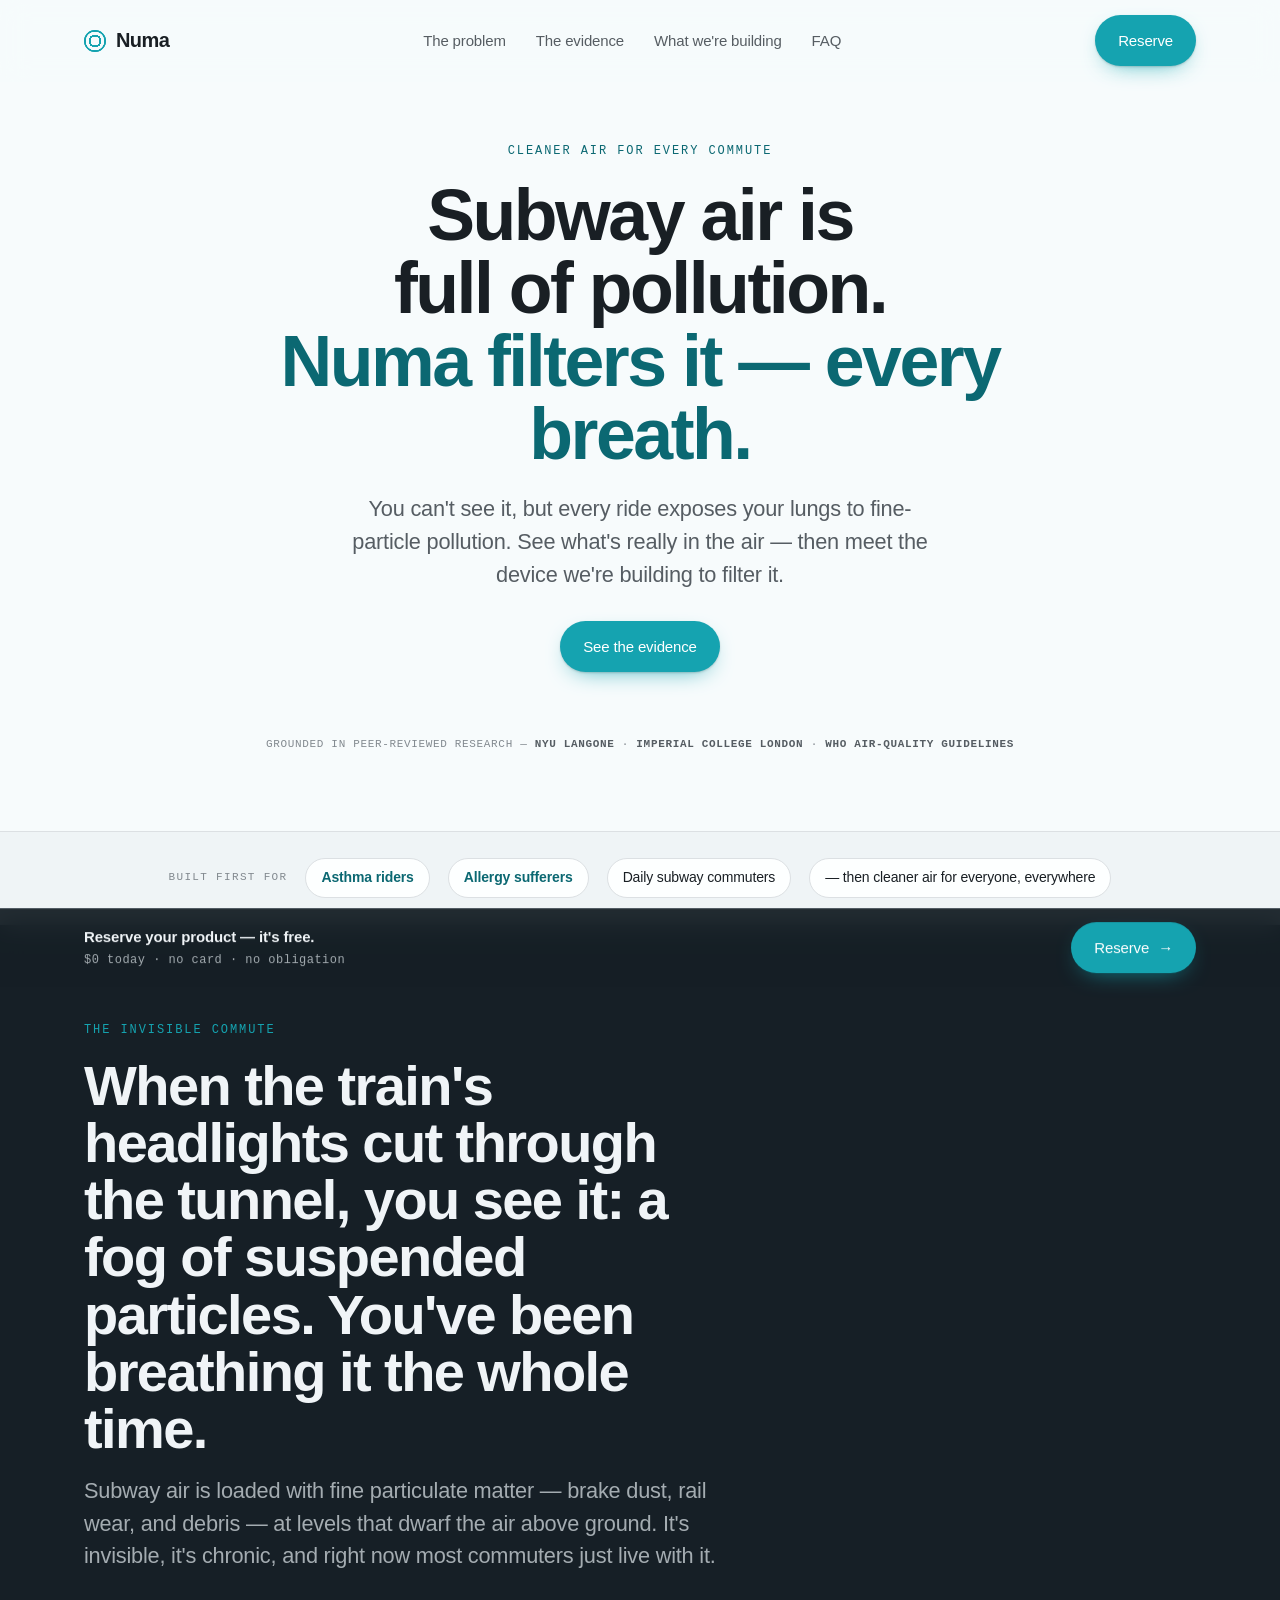
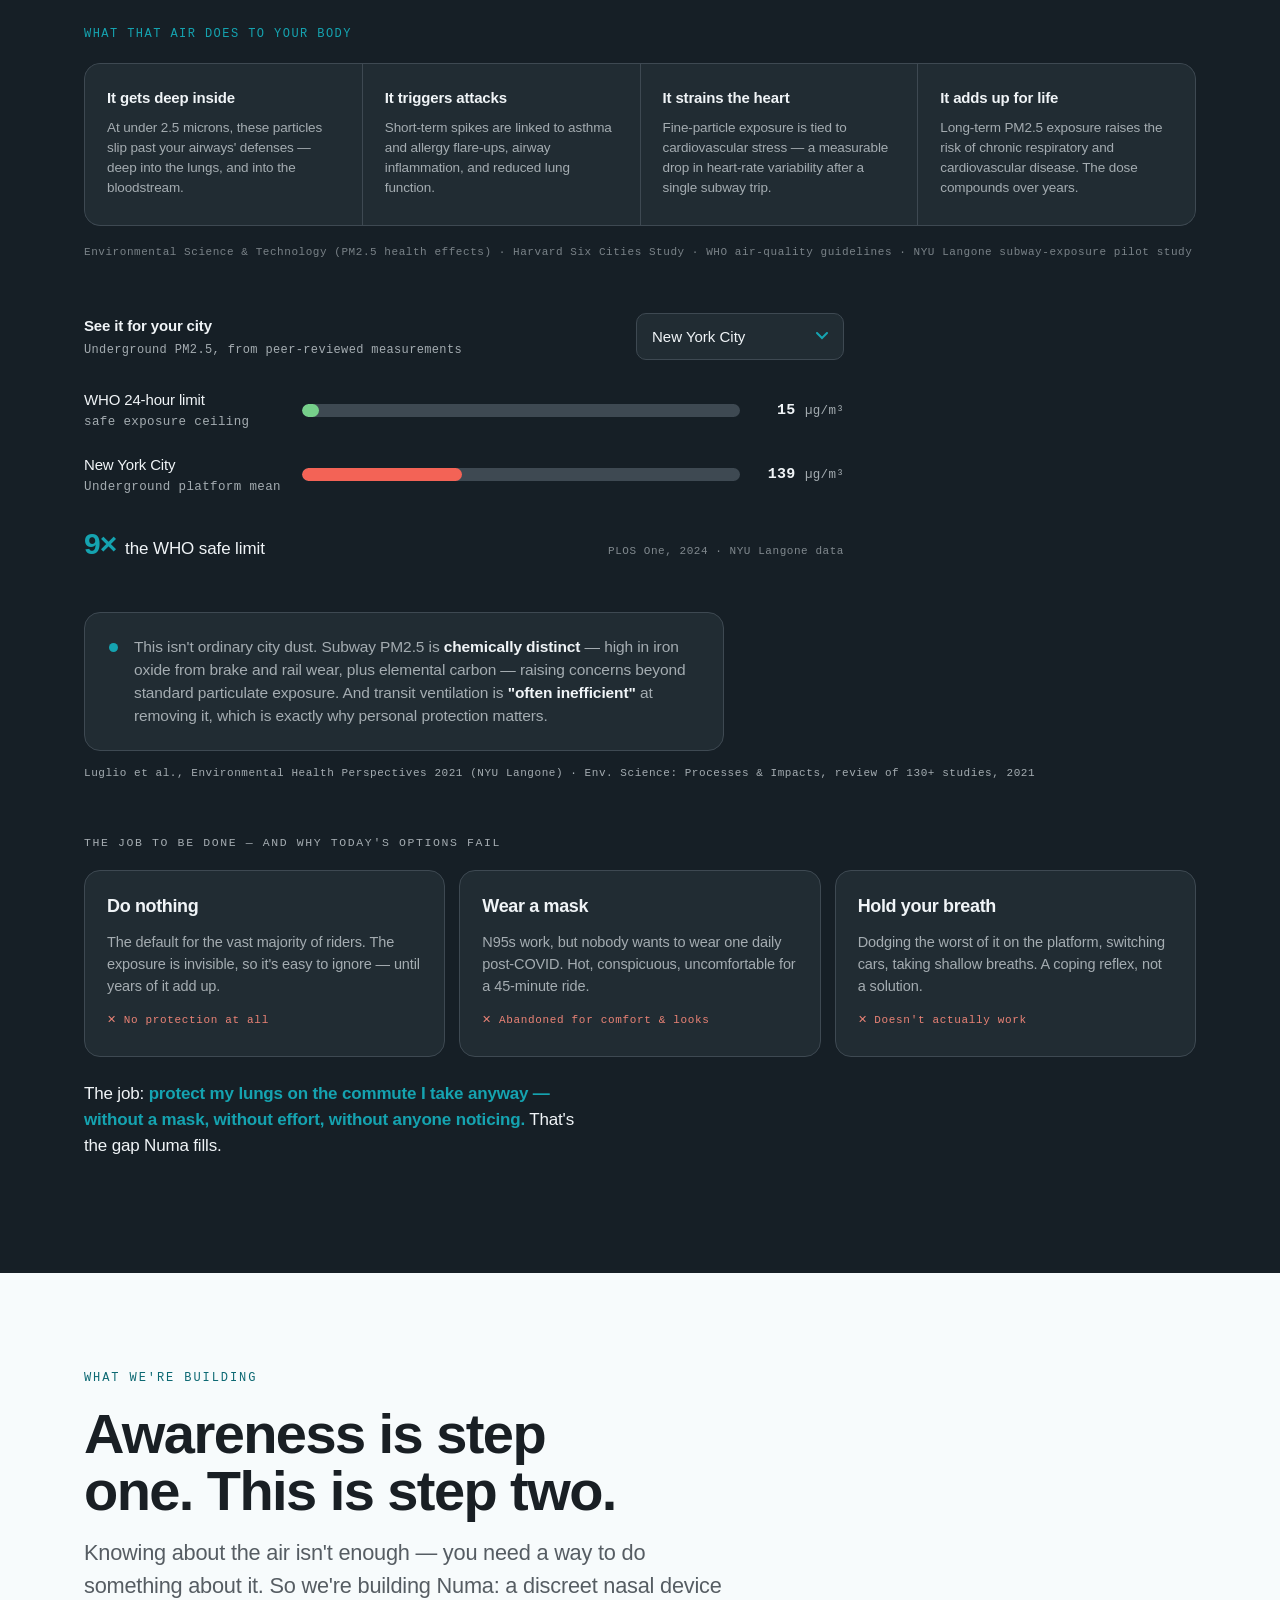
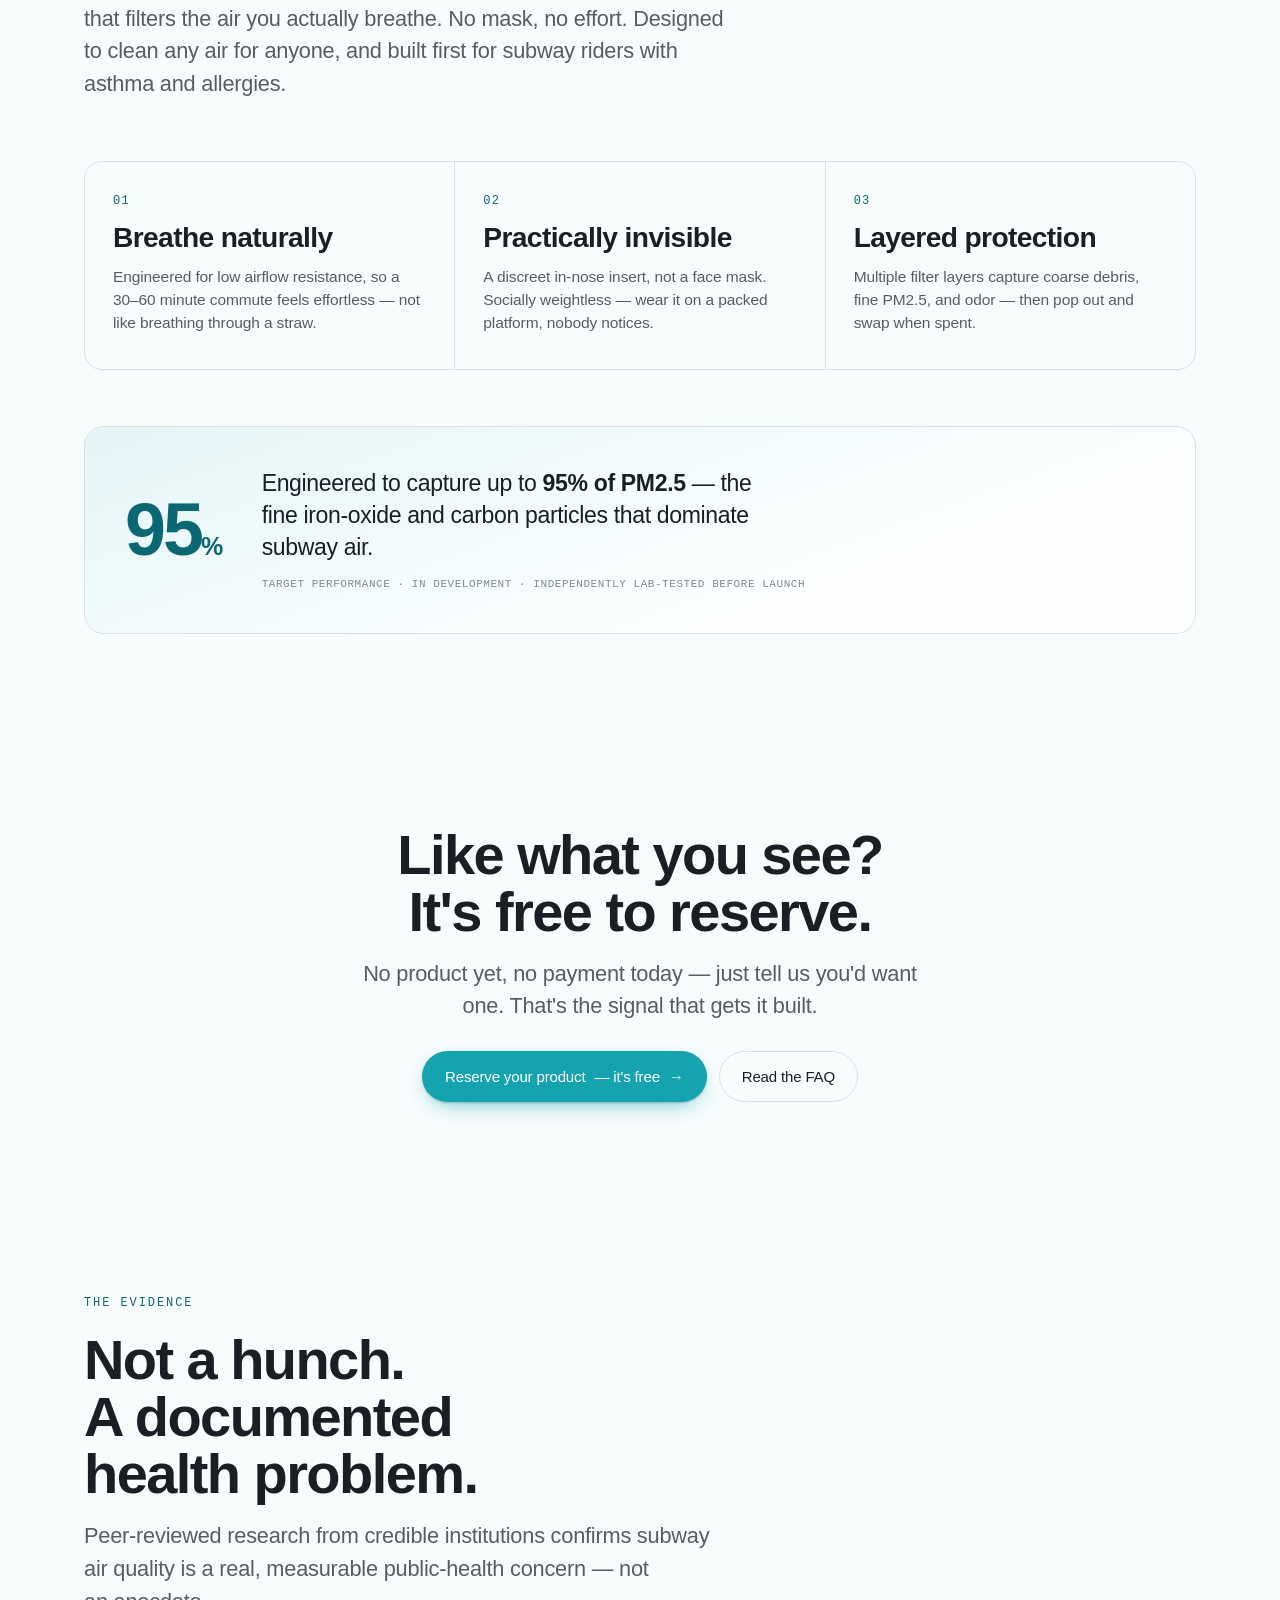
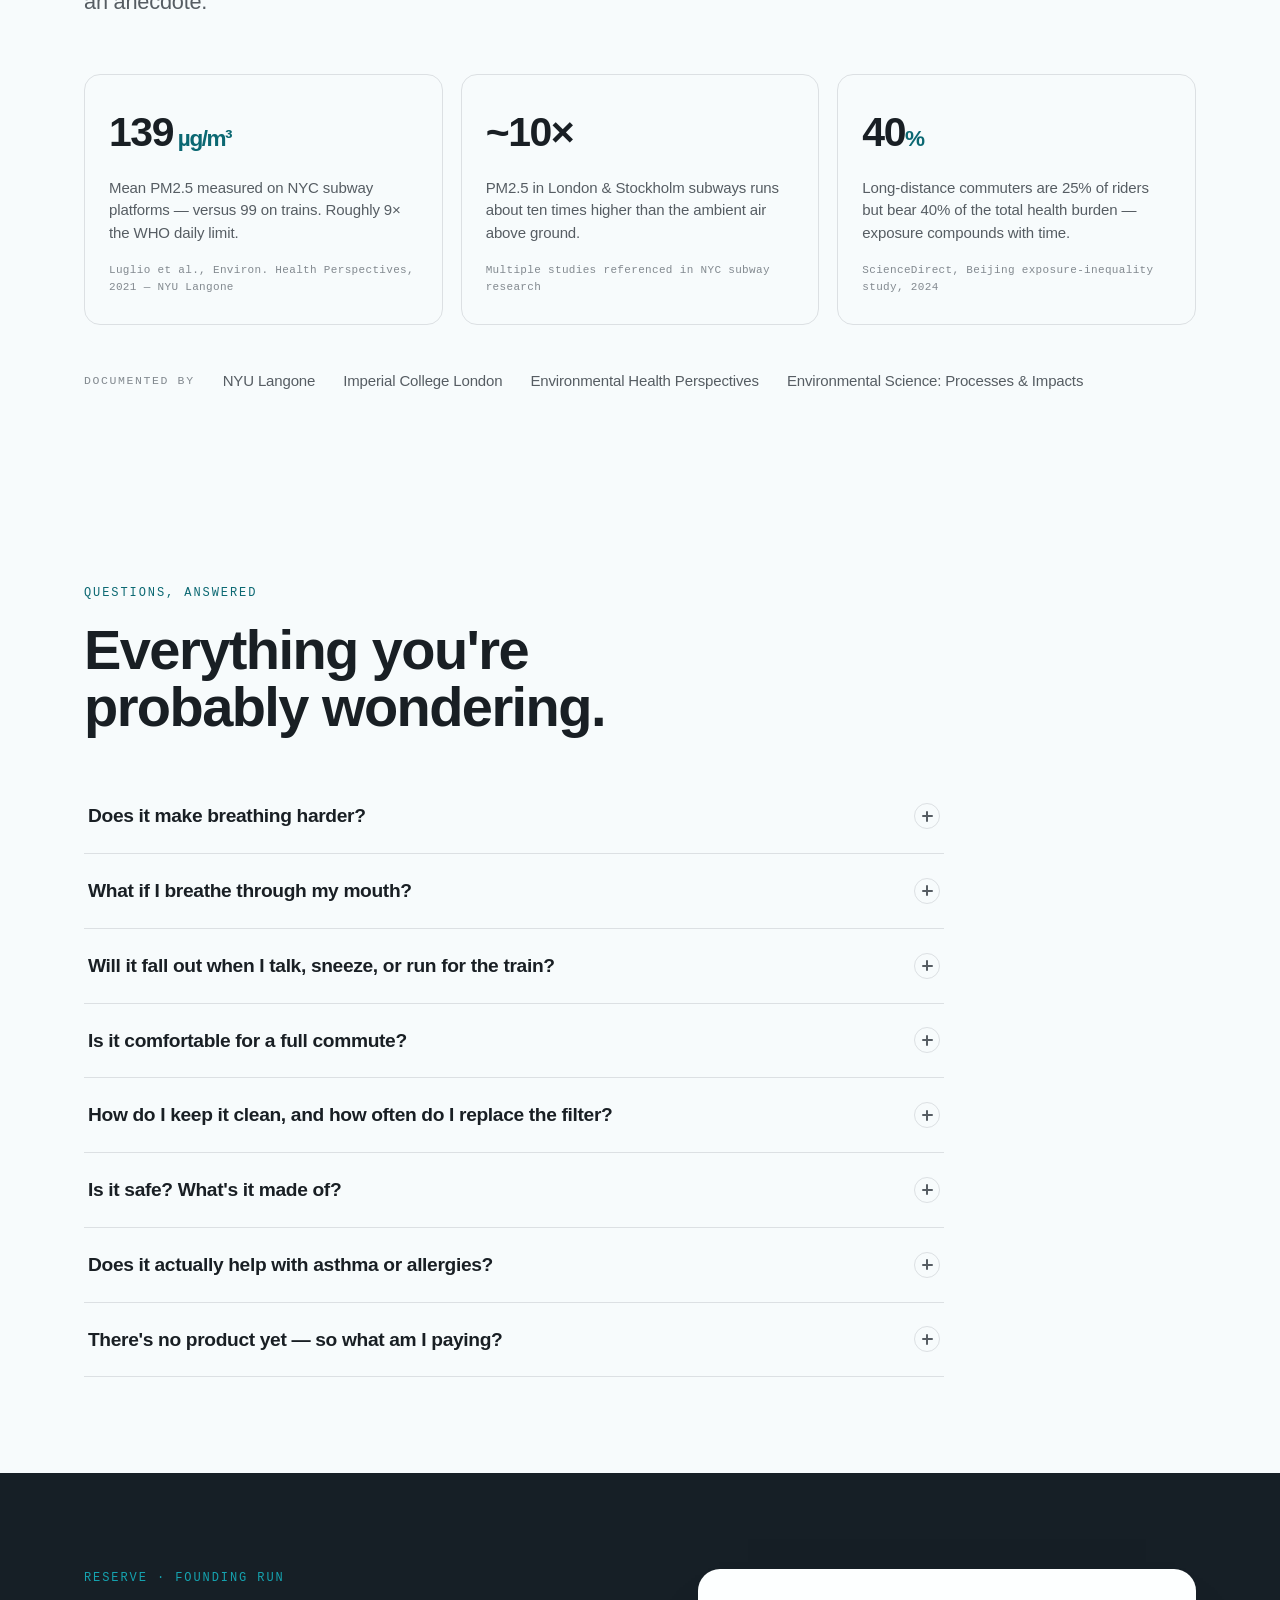
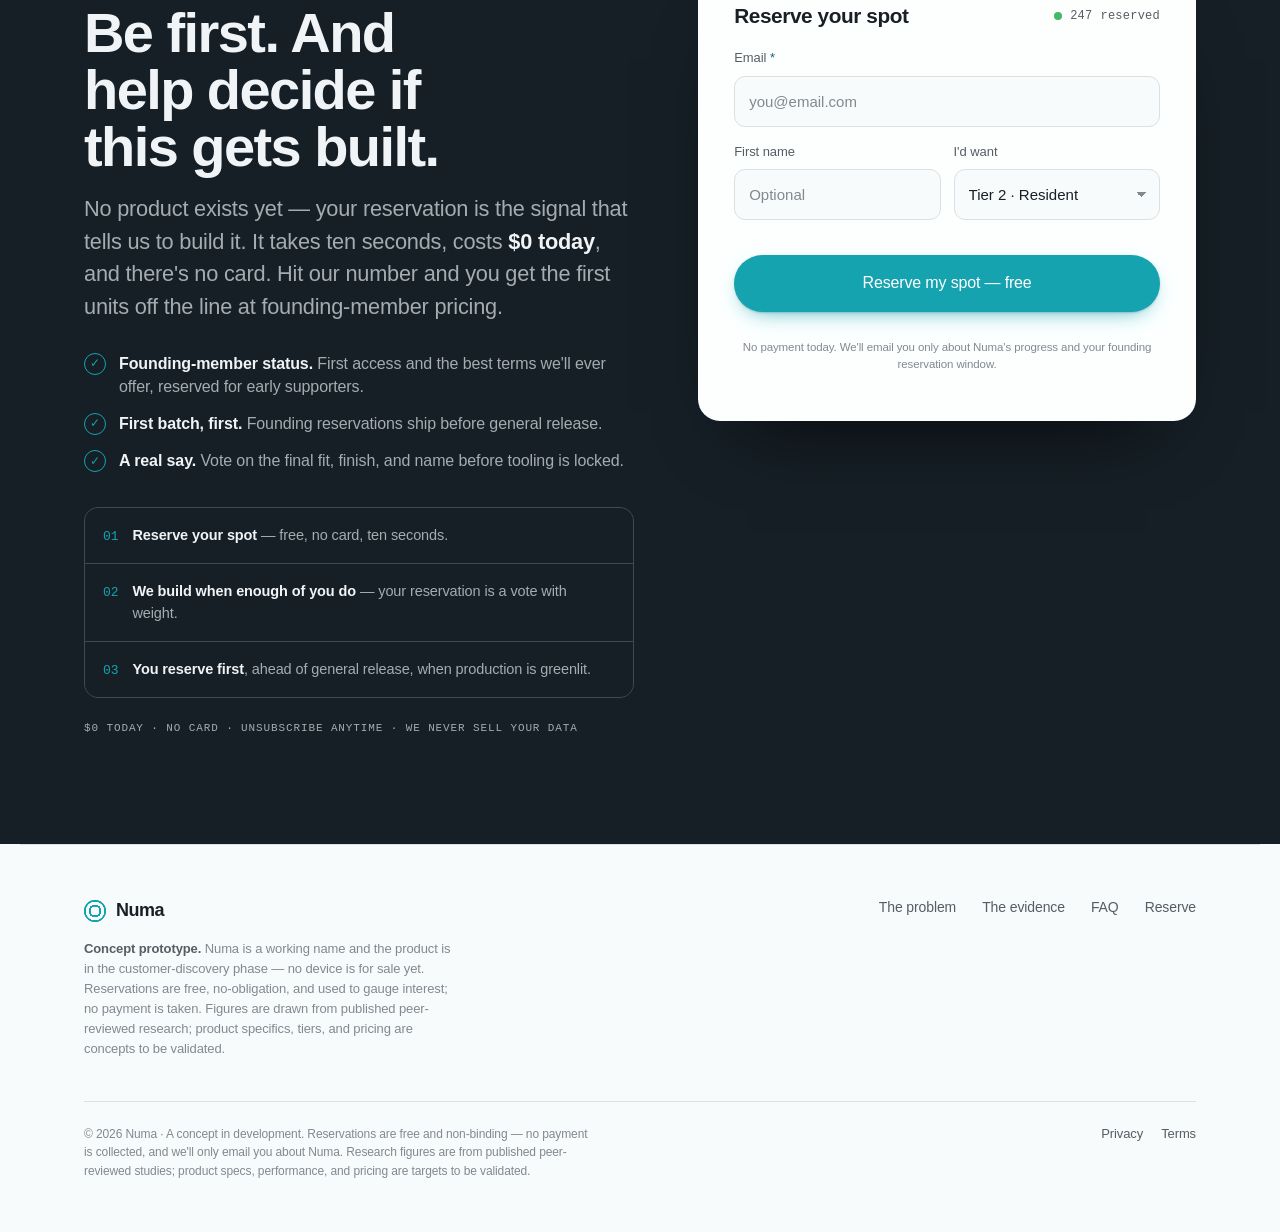
<file: numa-site 2/index.html>
<!DOCTYPE html>
<html lang="en">
<head>
<meta charset="utf-8" />
<meta name="viewport" content="width=device-width, initial-scale=1" />
<title>Numa — Clean air for your underground commute</title>
<link rel="stylesheet" href="styles.css" />
</head>
<body>

<template id="__bundler_thumbnail">
  <svg viewBox="0 0 100 100" xmlns="http://www.w3.org/2000/svg">
    <rect width="100" height="100" rx="20" fill="#0e6a74"/>
    <ellipse cx="50" cy="34" rx="15" ry="6" fill="#7fe3ec"/>
    <rect x="35" y="34" width="30" height="40" rx="15" fill="#e7c9a8"/>
  </svg>
</template>

<!-- ============== NAV ============== -->
<nav class="nav" id="nav">
  <div class="nav-inner">
    <a class="brand" href="#top"><span class="brand-mark"></span><span data-brand>Numa</span></a>
    <div class="nav-links">
      <a href="#problem">The problem</a>
      <a href="#science">The evidence</a>
      <a href="#how">What we're building</a>
      <a href="#faq">FAQ</a>
    </div>
    <div class="nav-cta">
      <a class="btn btn-primary" href="#preorder" data-cta>Reserve</a>
    </div>
  </div>
</nav>

<main id="top">

<!-- ============== HERO ============== -->
<section class="hero wrap" data-screen-label="Hero">
  <div class="hero-center reveal">
    <p class="eyebrow">Cleaner air for every commute</p>
    <h1 class="display" data-headline>Subway air is full of pollution.<br><span class="accentword">Numa filters it — every breath.</span></h1>
    <p class="lede">You can't see it, but every ride exposes your lungs to fine-particle pollution. See what's really in the air — then meet the device we're building to filter it.</p>
    <div class="hero-actions">
      <a class="btn btn-primary" href="#problem">See the evidence</a>
    </div>
  </div>

  <div class="hero-stage reveal">
    <div class="trust-bar reveal">
      <p>Grounded in peer-reviewed research — <b>NYU Langone</b> · <b>Imperial College London</b> · <b>WHO air-quality guidelines</b></p>
    </div>
  </div>
</section>

<!-- ============== WHO IT'S FOR ============== -->
<div class="aud-band">
  <div class="aud-inner reveal">
    <span class="al">Built first for</span>
    <span class="aud-chip"><b>Asthma riders</b></span>
    <span class="aud-chip"><b>Allergy sufferers</b></span>
    <span class="aud-chip">Daily subway commuters</span>
    <span class="aud-chip">— then cleaner air for everyone, everywhere</span>
  </div>
</div>

<!-- ============== PROBLEM ============== -->
<section class="deep section-pad" id="problem" data-screen-label="The problem">
  <div class="wrap">
    <div class="shead reveal">
      <p class="eyebrow">The invisible commute</p>
      <h2 class="h2">When the train's headlights cut through the tunnel, you see it: a fog of suspended particles. You've been breathing it the whole time.</h2>
      <p class="lede">Subway air is loaded with fine particulate matter — brake dust, rail wear, and debris — at levels that dwarf the air above ground. It's invisible, it's chronic, and right now most commuters just live with it.</p>
    </div>

    <div class="health reveal">
      <p class="health-h">What that air does to your body</p>
      <div class="health-grid">
        <div class="hcard"><div class="hk">It gets deep inside</div><p>At under 2.5 microns, these particles slip past your airways' defenses — deep into the lungs, and into the bloodstream.</p></div>
        <div class="hcard"><div class="hk">It triggers attacks</div><p>Short-term spikes are linked to asthma and allergy flare-ups, airway inflammation, and reduced lung function.</p></div>
        <div class="hcard"><div class="hk">It strains the heart</div><p>Fine-particle exposure is tied to cardiovascular stress — a measurable drop in heart-rate variability after a single subway trip.</p></div>
        <div class="hcard"><div class="hk">It adds up for life</div><p>Long-term PM2.5 exposure raises the risk of chronic respiratory and cardiovascular disease. The dose compounds over years.</p></div>
      </div>
      <p class="cite">Environmental Science &amp; Technology (PM2.5 health effects) · Harvard Six Cities Study · WHO air-quality guidelines · NYU Langone subway-exposure pilot study</p>
    </div>

    <div class="expo reveal" id="expo">
      <div class="expo-head">
        <div class="expo-lab">See it for your city<span>Underground PM2.5, from peer-reviewed measurements</span></div>
        <select id="expoCity" class="expo-select" aria-label="Choose a subway system"></select>
      </div>
      <div class="bars" style="margin-top:28px;">
        <div class="bar-row">
          <div class="name">WHO 24-hour limit<small>safe exposure ceiling</small></div>
          <div class="bar-track"><div class="bar-fill who" id="expoWho"></div></div>
          <div class="val"><b>15</b> <small>µg/m³</small></div>
        </div>
        <div class="bar-row">
          <div class="name" id="expoName">New York City<small id="expoSub">Underground platform mean</small></div>
          <div class="bar-track"><div class="bar-fill plat" id="expoFill"></div></div>
          <div class="val"><b id="expoVal">139</b> <small>µg/m³</small></div>
        </div>
      </div>
      <div class="expo-readout">
        <div class="expo-mult"><b id="expoMult">9×</b> the WHO safe limit</div>
        <div class="expo-src" id="expoSrc">PLOS One, 2024 · NYU Langone data</div>
      </div>
    </div>

    <div class="chem-note reveal">
      <span class="dot"></span>
      <p>This isn't ordinary city dust. Subway PM2.5 is <b>chemically distinct</b> — high in iron oxide from brake and rail wear, plus elemental carbon — raising concerns beyond standard particulate exposure. And transit ventilation is <b>"often inefficient"</b> at removing it, which is exactly why personal protection matters.</p>
    </div>
    <p class="cite reveal">Luglio et&nbsp;al., Environmental Health Perspectives 2021 (NYU Langone) · Env. Science: Processes &amp; Impacts, review of 130+ studies, 2021</p>

    <div class="jtbd reveal">
      <p class="jt-h">The job to be done — and why today's options fail</p>
      <div class="jtbd-grid">
        <div class="jt-card">
          <div class="jw">Do nothing</div>
          <div class="jx">The default for the vast majority of riders. The exposure is invisible, so it's easy to ignore — until years of it add up.</div>
          <div class="jfail">No protection at all</div>
        </div>
        <div class="jt-card">
          <div class="jw">Wear a mask</div>
          <div class="jx">N95s work, but nobody wants to wear one daily post-COVID. Hot, conspicuous, uncomfortable for a 45-minute ride.</div>
          <div class="jfail">Abandoned for comfort &amp; looks</div>
        </div>
        <div class="jt-card">
          <div class="jw">Hold your breath</div>
          <div class="jx">Dodging the worst of it on the platform, switching cars, taking shallow breaths. A coping reflex, not a solution.</div>
          <div class="jfail">Doesn't actually work</div>
        </div>
      </div>
      <p class="jt-foot">The job: <b>protect my lungs on the commute I take anyway — without a mask, without effort, without anyone noticing.</b> That's the gap Numa fills.</p>
    </div>
  </div>
</section>

<!-- ============== HOW IT WORKS ============== -->
<section class="section-pad wrap" id="how" data-screen-label="How it works">
  <div class="shead reveal">
    <p class="eyebrow">What we're building</p>
    <h2 class="h2">Awareness is step one. This is step two.</h2>
    <p class="lede">Knowing about the air isn't enough — you need a way to do something about it. So we're building <span data-brand>Numa</span>: a discreet nasal device that filters the air you actually breathe. No mask, no effort. Designed to clean any air for anyone, and built first for subway riders with asthma and allergies.</p>
  </div>

  <div class="pillars reveal">
    <div class="pillar">
      <div class="n">01</div>
      <h3 class="h3">Breathe naturally</h3>
      <p>Engineered for low airflow resistance, so a 30–60 minute commute feels effortless — not like breathing through a straw.</p>
    </div>
    <div class="pillar">
      <div class="n">02</div>
      <h3 class="h3">Practically invisible</h3>
      <p>A discreet in-nose insert, not a face mask. Socially weightless — wear it on a packed platform, nobody notices.</p>
    </div>
    <div class="pillar">
      <div class="n">03</div>
      <h3 class="h3">Layered protection</h3>
      <p>Multiple filter layers capture coarse debris, fine PM2.5, and odor — then pop out and swap when spent.</p>
    </div>
  </div>

  <div class="perf-band reveal">
    <div class="pnum">95<small>%</small></div>
    <div>
      <div class="ptext">Engineered to capture up to <b>95% of PM2.5</b> — the fine iron-oxide and carbon particles that dominate subway air.</div>
      <div class="pcaveat">Target performance · in development · independently lab-tested before launch</div>
    </div>
  </div>

</section>

<!-- ============== MID CTA ============== -->
<section class="section-pad wrap midcta" data-screen-label="Reserve (mid)">
  <h2 class="h2 reveal">Like what you see? It's free to reserve.</h2>
  <p class="lede reveal">No product yet, no payment today — just tell us you'd want one. That's the signal that gets it built.</p>
  <div class="midcta-actions reveal">
    <a class="btn btn-primary" href="#preorder"><span data-cta>Reserve your product</span> — it's free <span class="arrow">→</span></a>
    <a class="btn btn-ghost" href="#faq">Read the FAQ</a>
  </div>
</section>

<!-- ============== SCIENCE ============== -->
<section class="section-pad wrap" id="science" data-screen-label="Science">
  <div class="shead reveal">
    <p class="eyebrow">The evidence</p>
    <h2 class="h2">Not a hunch. A documented health problem.</h2>
    <p class="lede">Peer-reviewed research from credible institutions confirms subway air quality is a real, measurable public-health concern — not an anecdote.</p>
  </div>

  <div class="sci-grid">
    <div class="sci-card reveal">
      <div class="stat">139<span> µg/m³</span></div>
      <p>Mean PM2.5 measured on NYC subway platforms — versus 99 on trains. Roughly 9× the WHO daily limit.</p>
      <div class="src">Luglio et al., Environ. Health Perspectives, 2021 — NYU Langone</div>
    </div>
    <div class="sci-card reveal">
      <div class="stat">~10×</div>
      <p>PM2.5 in London &amp; Stockholm subways runs about ten times higher than the ambient air above ground.</p>
      <div class="src">Multiple studies referenced in NYC subway research</div>
    </div>
    <div class="sci-card reveal">
      <div class="stat">40<span>%</span></div>
      <p>Long-distance commuters are 25% of riders but bear 40% of the total health burden — exposure compounds with time.</p>
      <div class="src">ScienceDirect, Beijing exposure-inequality study, 2024</div>
    </div>
  </div>

  <div class="inst reveal">
    <span class="mono-label">Documented by</span>
    <span class="org">NYU Langone</span>
    <span class="org">Imperial College London</span>
    <span class="org">Environmental Health Perspectives</span>
    <span class="org">Environmental Science: Processes &amp; Impacts</span>
  </div>
</section>

<!-- ============== FAQ ============== -->
<section class="section-pad wrap" id="faq" data-screen-label="FAQ">
  <div class="shead reveal">
    <p class="eyebrow">Questions, answered</p>
    <h2 class="h2">Everything you're probably wondering.</h2>
  </div>
  <div class="faq-list reveal">
    <details class="faq-item"><summary>Does it make breathing harder?<span class="fq-ic"></span></summary><div class="faq-answer">No. <span data-brand>Numa</span> is engineered for low airflow resistance, so a 30–60 minute commute feels effortless — not like breathing through a straw.</div></details>
    <details class="faq-item"><summary>What if I breathe through my mouth?<span class="fq-ic"></span></summary><div class="faq-answer">Numa filters the air coming through your nose, which is how most people breathe at rest. If you tend to mouth-breathe, think of it as strong protection for the majority of your breaths rather than a fully sealed system.</div></details>
    <details class="faq-item"><summary>Will it fall out when I talk, sneeze, or run for the train?<span class="fq-ic"></span></summary><div class="faq-answer">The soft silicone seal comes in three sizes so it stays gently seated through everyday movement. The low-profile retrieval bridge is there so you can take it out when you mean to — not by accident.</div></details>
    <details class="faq-item"><summary>Is it comfortable for a full commute?<span class="fq-ic"></span></summary><div class="faq-answer">That's the whole design goal. Numa is shaped around the nostril's pressure points — no contact with the sensitive septum, pressure spread evenly — to stay comfortable well past the 10–15 minutes most nasal filters give up at.</div></details>
    <details class="faq-item"><summary>How do I keep it clean, and how often do I replace the filter?<span class="fq-ic"></span></summary><div class="faq-answer">The shell wipes clean and is reusable. The filter cartridge pops out and is replaced on a cadence matched to how much you commute — your subscription ships fresh ones automatically, so you never have to guess.</div></details>
    <details class="faq-item"><summary>Is it safe? What's it made of?<span class="fq-ic"></span></summary><div class="faq-answer">The only part that touches you is soft, medical-grade silicone — hypoallergenic and latex-free. It's drug-free and non-invasive: a physical filter, nothing more.</div></details>
    <details class="faq-item"><summary>Does it actually help with asthma or allergies?<span class="fq-ic"></span></summary><div class="faq-answer">Numa is built first for people with asthma and allergies — it reduces the fine particles and irritants you breathe in underground. It isn't a medical device or a treatment, so keep following your doctor's guidance for your condition.</div></details>
    <details class="faq-item"><summary>There's no product yet — so what am I paying?<span class="fq-ic"></span></summary><div class="faq-answer">Nothing today. Reserving is free with no card. It tells us whether to build <span data-brand>Numa</span>, and if enough people raise their hand, you get founding-member pricing and the first units off the line.</div></details>
  </div>
</section>

<!-- ============== PRE-ORDER ============== -->
<section class="deep section-pad" id="preorder" style="background:var(--bg-deep)" data-screen-label="Pre-order">
  <div class="wrap">
    <div class="pre-grid">
      <div class="pre-left reveal">
        <p class="eyebrow">Reserve · Founding run</p>
        <h2 class="h2" style="margin-top:16px;">Be first. And help decide if this gets built.</h2>
        <p class="lede" style="margin-top:18px;max-width:46ch;">No product exists yet — your reservation is the signal that tells us to build it. It takes ten seconds, costs <b style="color:var(--on-deep)">$0 today</b>, and there's no card. Hit our number and you get the first units off the line at founding-member pricing.</p>

        <div class="perks">
          <div class="perk"><span class="pk">✓</span><span><b>Founding-member status.</b> First access and the best terms we'll ever offer, reserved for early supporters.</span></div>
          <div class="perk"><span class="pk">✓</span><span><b>First batch, first.</b> Founding reservations ship before general release.</span></div>
          <div class="perk"><span class="pk">✓</span><span><b>A real say.</b> Vote on the final fit, finish, and name before tooling is locked.</span></div>
        </div>

        <div class="steps">
          <div class="step"><span class="si">01</span><span class="sx"><b>Reserve your spot</b> — free, no card, ten seconds.</span></div>
          <div class="step"><span class="si">02</span><span class="sx"><b>We build when enough of you do</b> — your reservation is a vote with weight.</span></div>
          <div class="step"><span class="si">03</span><span class="sx"><b>You reserve first</b>, ahead of general release, when production is greenlit.</span></div>
        </div>
        <p class="pre-reassure">$0 TODAY · NO CARD · UNSUBSCRIBE ANYTIME · WE NEVER SELL YOUR DATA</p>
      </div>

      <div class="pre-right reveal">
        <div class="pre-card">
          <!-- form state -->
          <div id="preFormState">
            <div class="pc-top">
              <h3>Reserve your spot</h3>
              <span class="counter"><span class="cdot"></span><span id="preCount">247</span> reserved</span>
            </div>
            <form class="pre-form" id="preForm" novalidate>
              <div class="pf-row">
                <label class="pf-label" for="pf-email">Email <span style="color:var(--accent-ink)">*</span></label>
                <input class="pf-input" type="email" id="pf-email" name="email" placeholder="you@email.com" autocomplete="email" required />
              </div>
              <div class="pre-row-2">
                <div class="pf-row">
                  <label class="pf-label" for="pf-name">First name</label>
                  <input class="pf-input" type="text" id="pf-name" name="name" placeholder="Optional" autocomplete="given-name" />
                </div>
                <div class="pf-row">
                  <label class="pf-label" for="pf-tier">I'd want</label>
                  <select class="pf-input" id="pf-tier" name="tier">
                    <option value="Not sure yet">Not sure yet</option>
                    <option value="Tier 1 · Visitor">Tier 1 · Visitor</option>
                    <option value="Tier 2 · Resident" selected>Tier 2 · Resident</option>
                    <option value="Tier 3 · Long-term">Tier 3 · Long-term</option>
                    <option value="Tier 4 · Lifer">Tier 4 · Lifer</option>
                  </select>
                </div>
              </div>
              <div class="pf-error" id="pfError"></div>
              <button class="btn btn-primary pre-submit" type="submit">Reserve my spot — free</button>
              <p class="pf-fine">No payment today. We'll email you only about <span data-brand>Numa</span>'s progress and your founding reservation window.</p>
            </form>
          </div>

          <!-- success state -->
          <div id="preSuccessState" class="pre-success hidden">
            <div class="pcheck">✓</div>
            <h3>You're on the founding list.</h3>
            <p class="pos">You're reservation <b id="prePos">#248</b>.</p>
            <p class="pos" style="font-size:14.5px;margin-top:14px;">We'll be in touch the moment founding reservations open. Thank you for helping decide if this gets built.</p>
            <div class="psecondary">
              Want to go deeper? <a href="#top" id="joinStudy">Join a 30-min research call</a> — $20 thank-you, fully confidential.
            </div>
          </div>
        </div>
      </div>
    </div>
  </div>
</section>

</main>

<!-- ============== FOOTER ============== -->
<footer class="foot wrap">
  <div class="foot-inner">
    <div>
      <a class="brand" href="#top"><span class="brand-mark"></span><span data-brand>Numa</span></a>
      <p class="disc" style="margin-top:14px;"><b>Concept prototype.</b> <span data-brand>Numa</span> is a working name and the product is in the customer-discovery phase — no device is for sale yet. Reservations are free, no-obligation, and used to gauge interest; no payment is taken. Figures are drawn from published peer-reviewed research; product specifics, tiers, and pricing are concepts to be validated.</p>
    </div>
    <div class="foot-links">
      <a href="#problem">The problem</a>
      <a href="#science">The evidence</a>
      <a href="#faq">FAQ</a>
      <a href="#preorder">Reserve</a>
    </div>
  </div>
  <div class="foot-legal">
    <span>© 2026 <span data-brand>Numa</span> · A concept in development. Reservations are free and non-binding — no payment is collected, and we'll only email you about <span data-brand>Numa</span>. Research figures are from published peer-reviewed studies; product specs, performance, and pricing are targets to be validated.</span>
    <span class="foot-legal-links"><a href="#">Privacy</a><a href="#">Terms</a></span>
  </div>
</footer>

<div class="sticky-cta" id="stickyCta">
  <div class="sticky-inner">
    <div class="st-l"><b>Reserve your product — it's free.</b><small>$0 today · no card · no obligation</small></div>
    <a class="btn btn-primary" href="#preorder"><span data-cta>Reserve</span> <span class="arrow">→</span></a>
  </div>
</div>

<script src="app.js"></script>

</body>
</html>
</file>
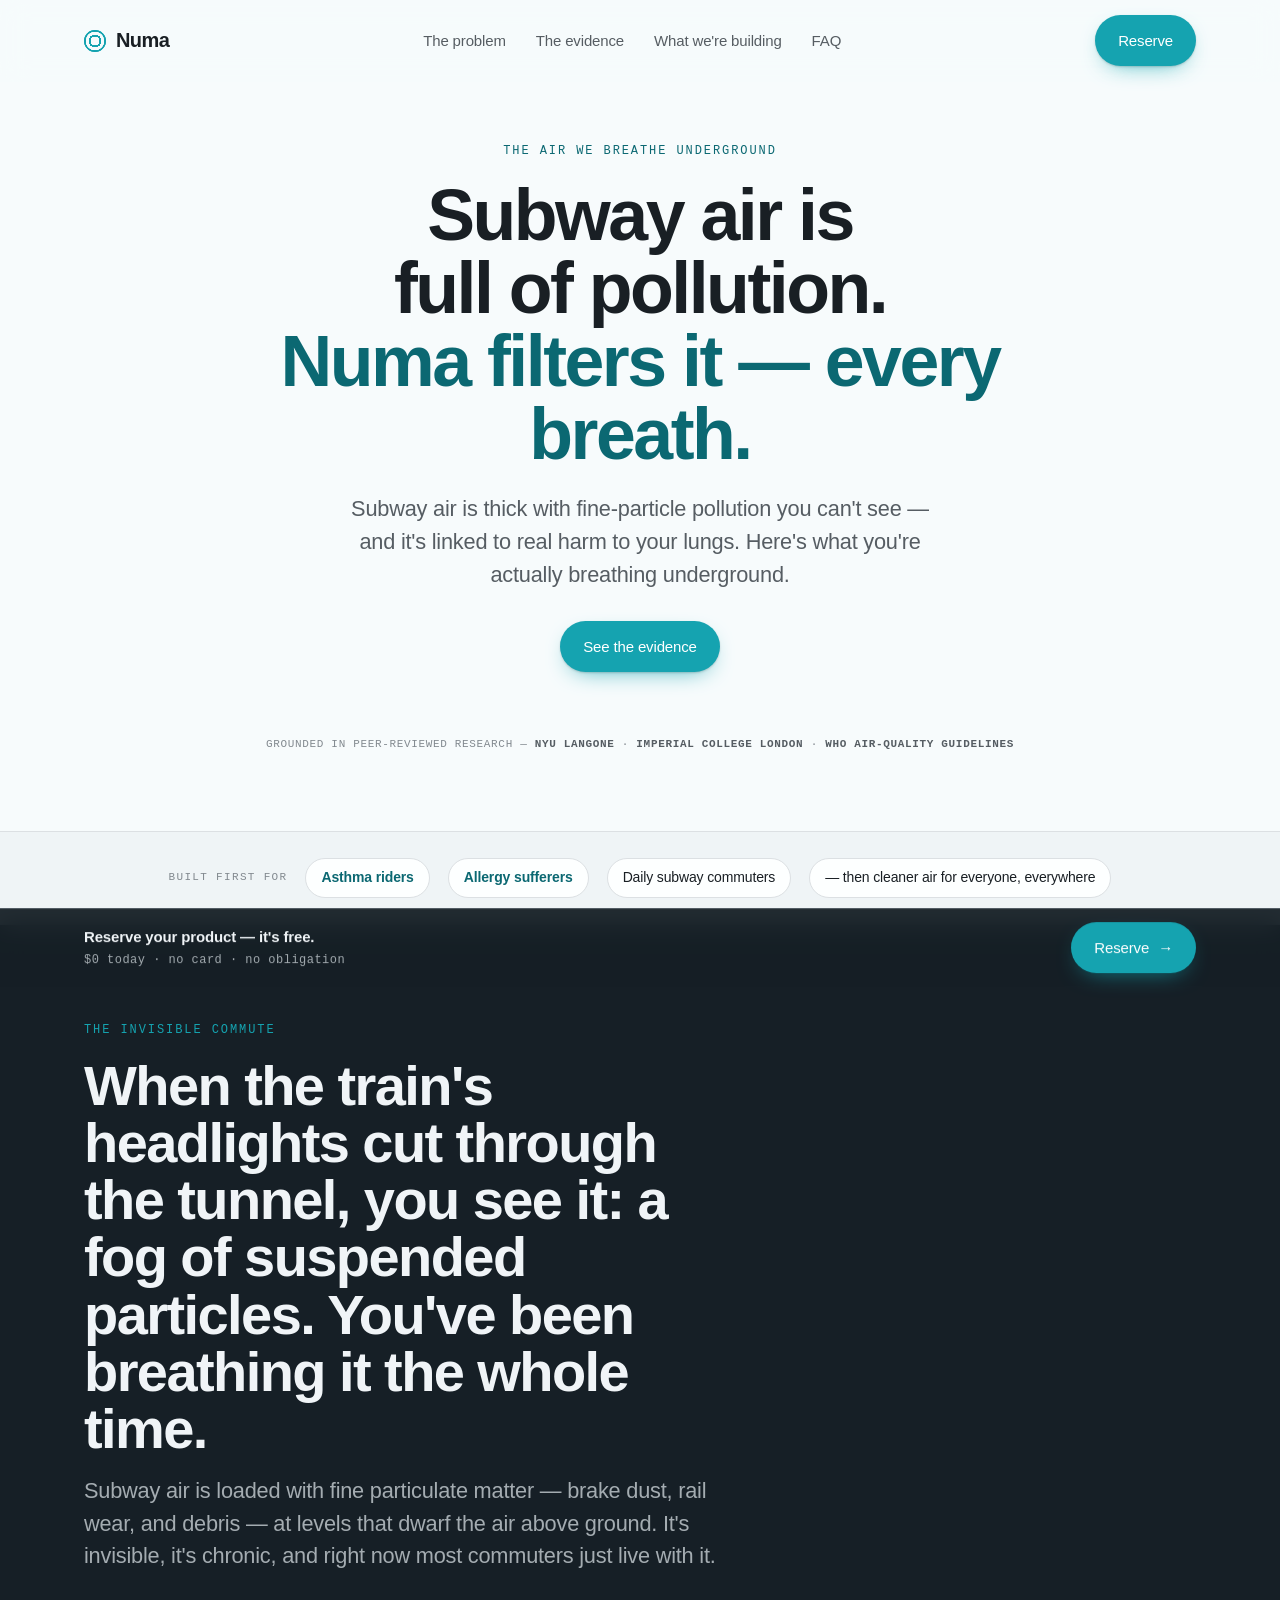
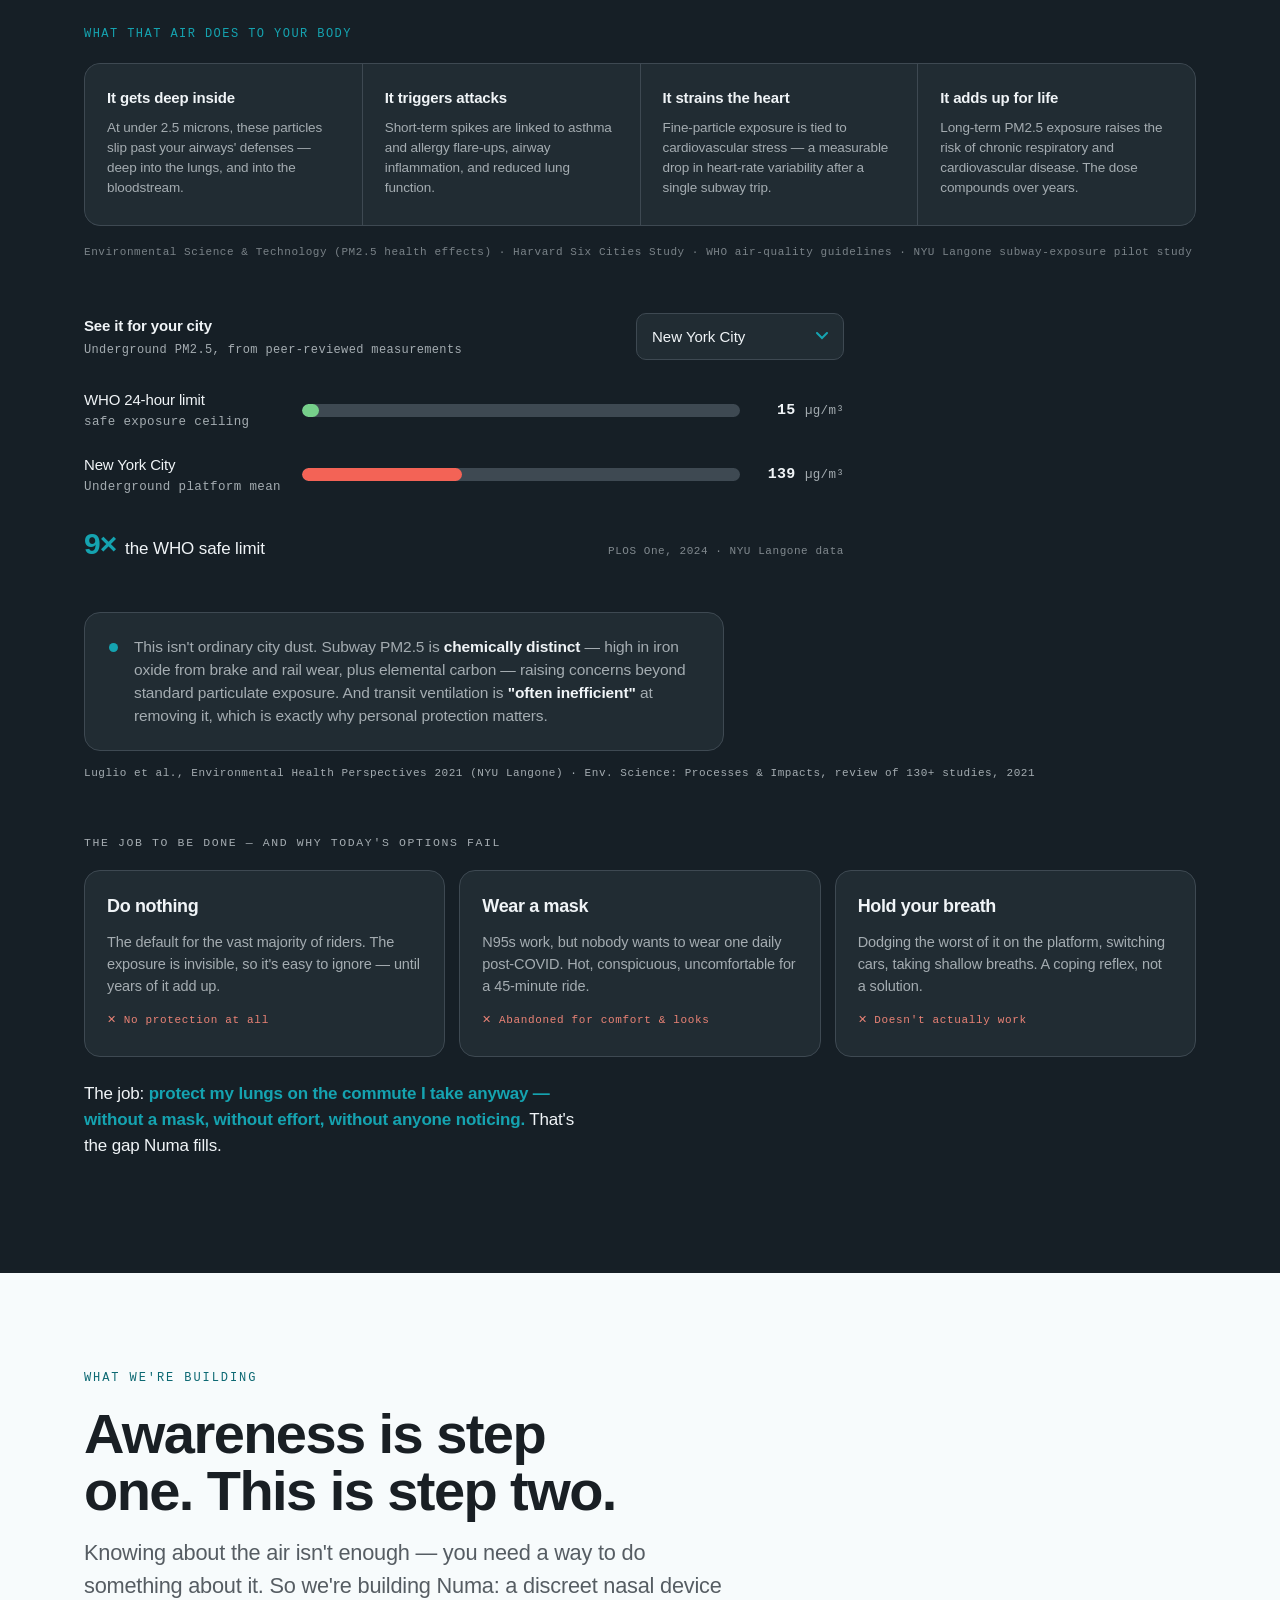
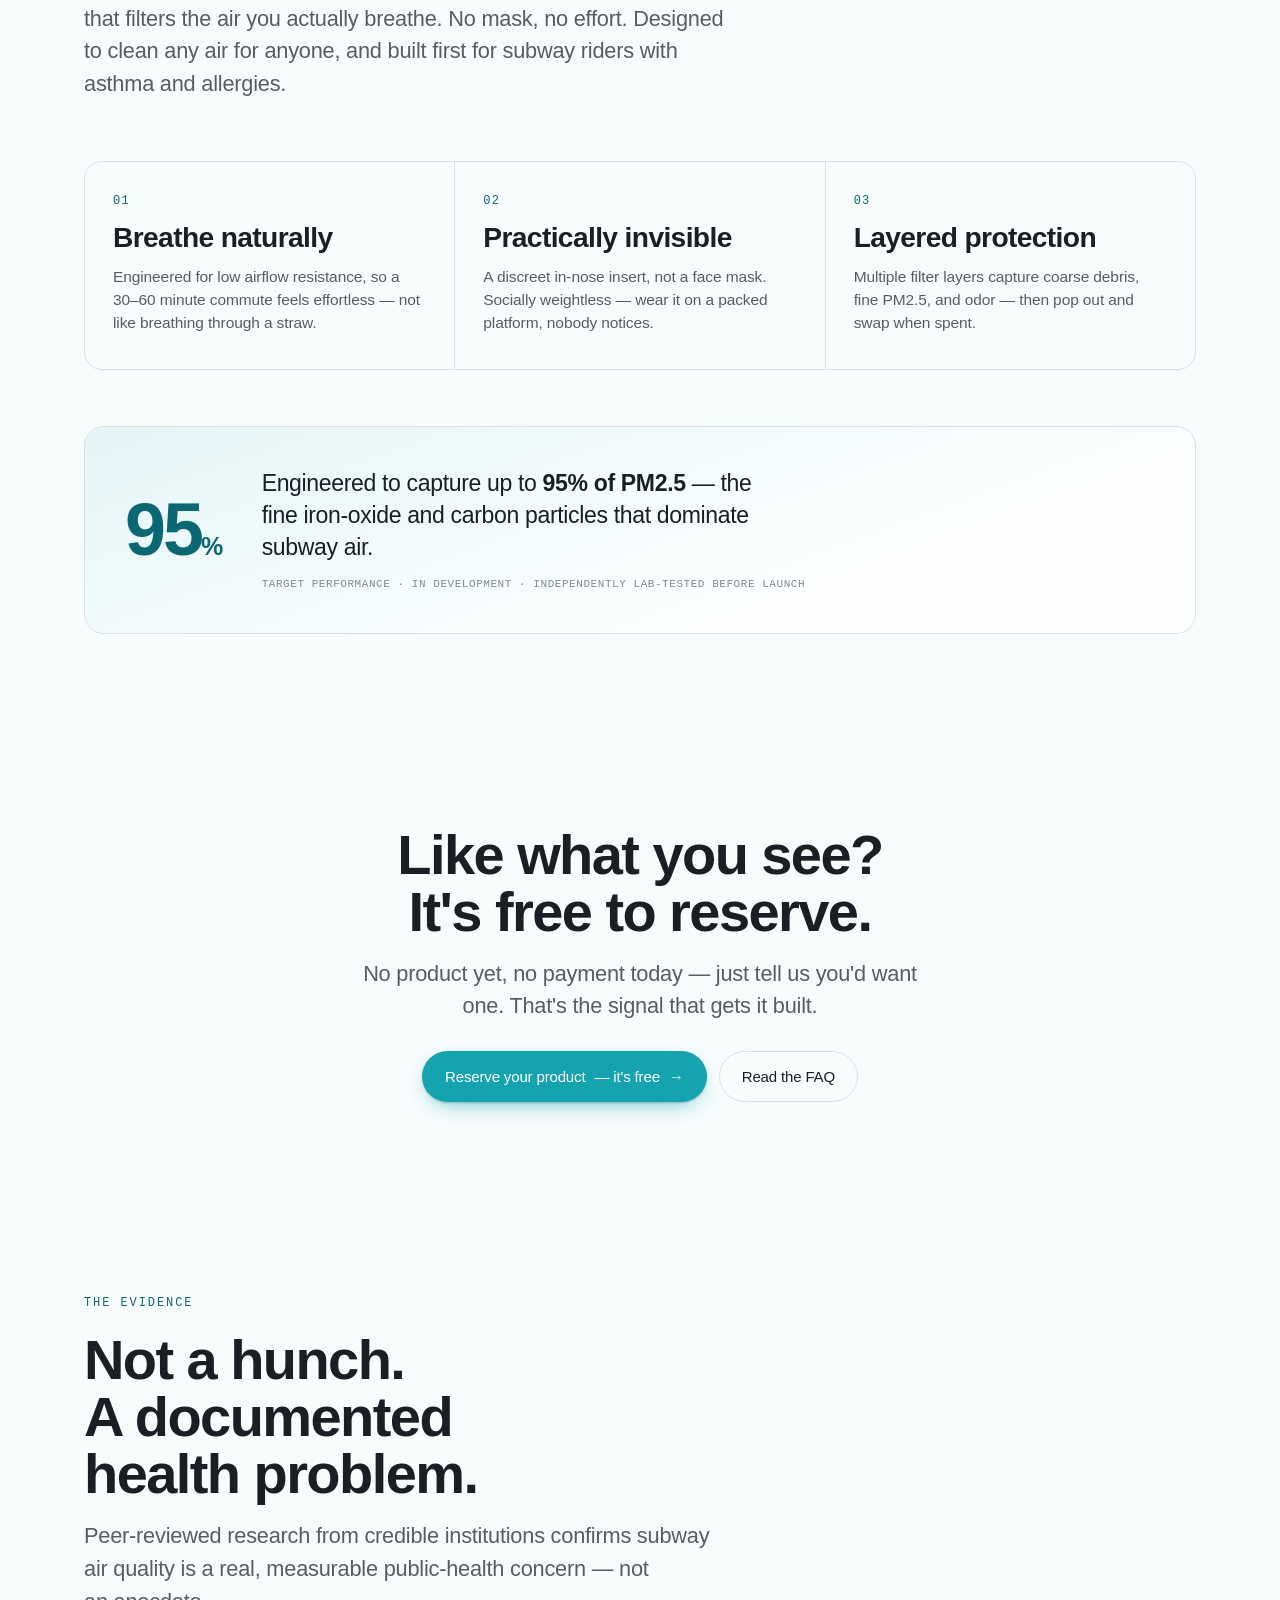
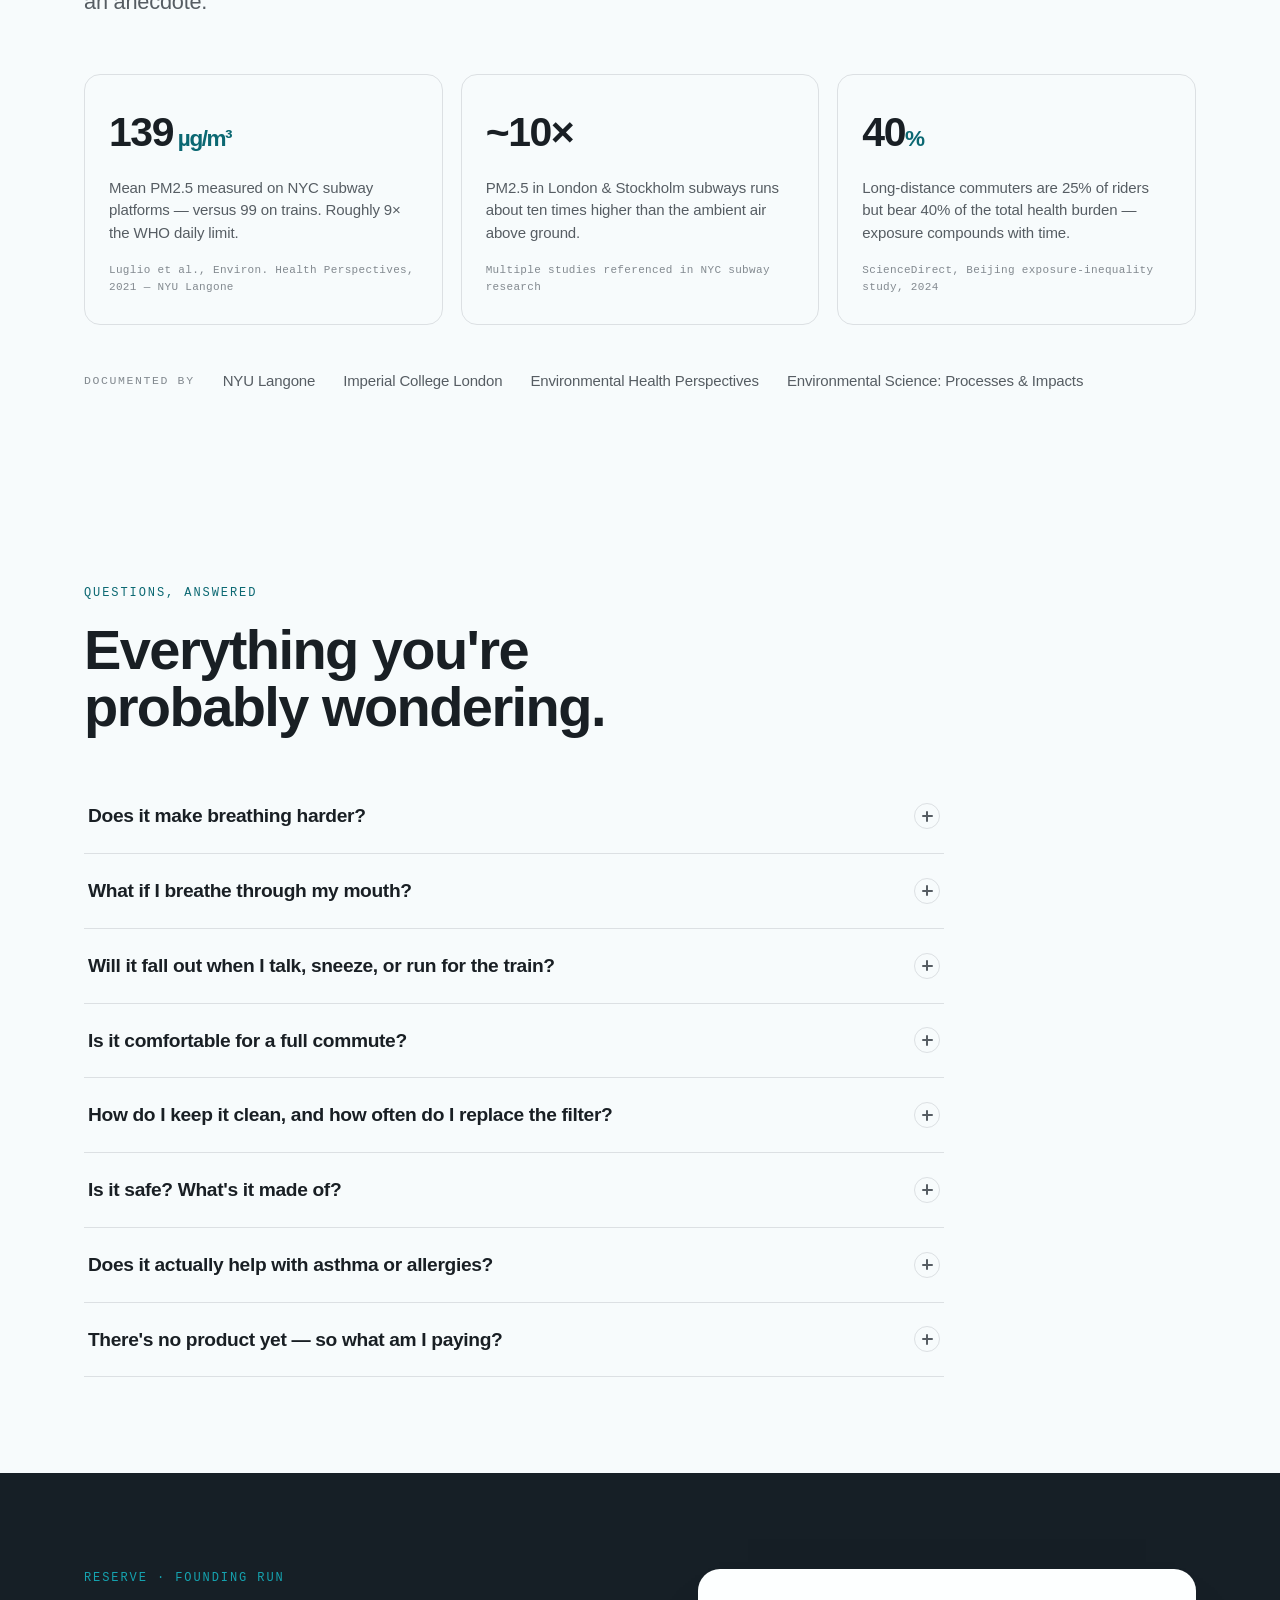
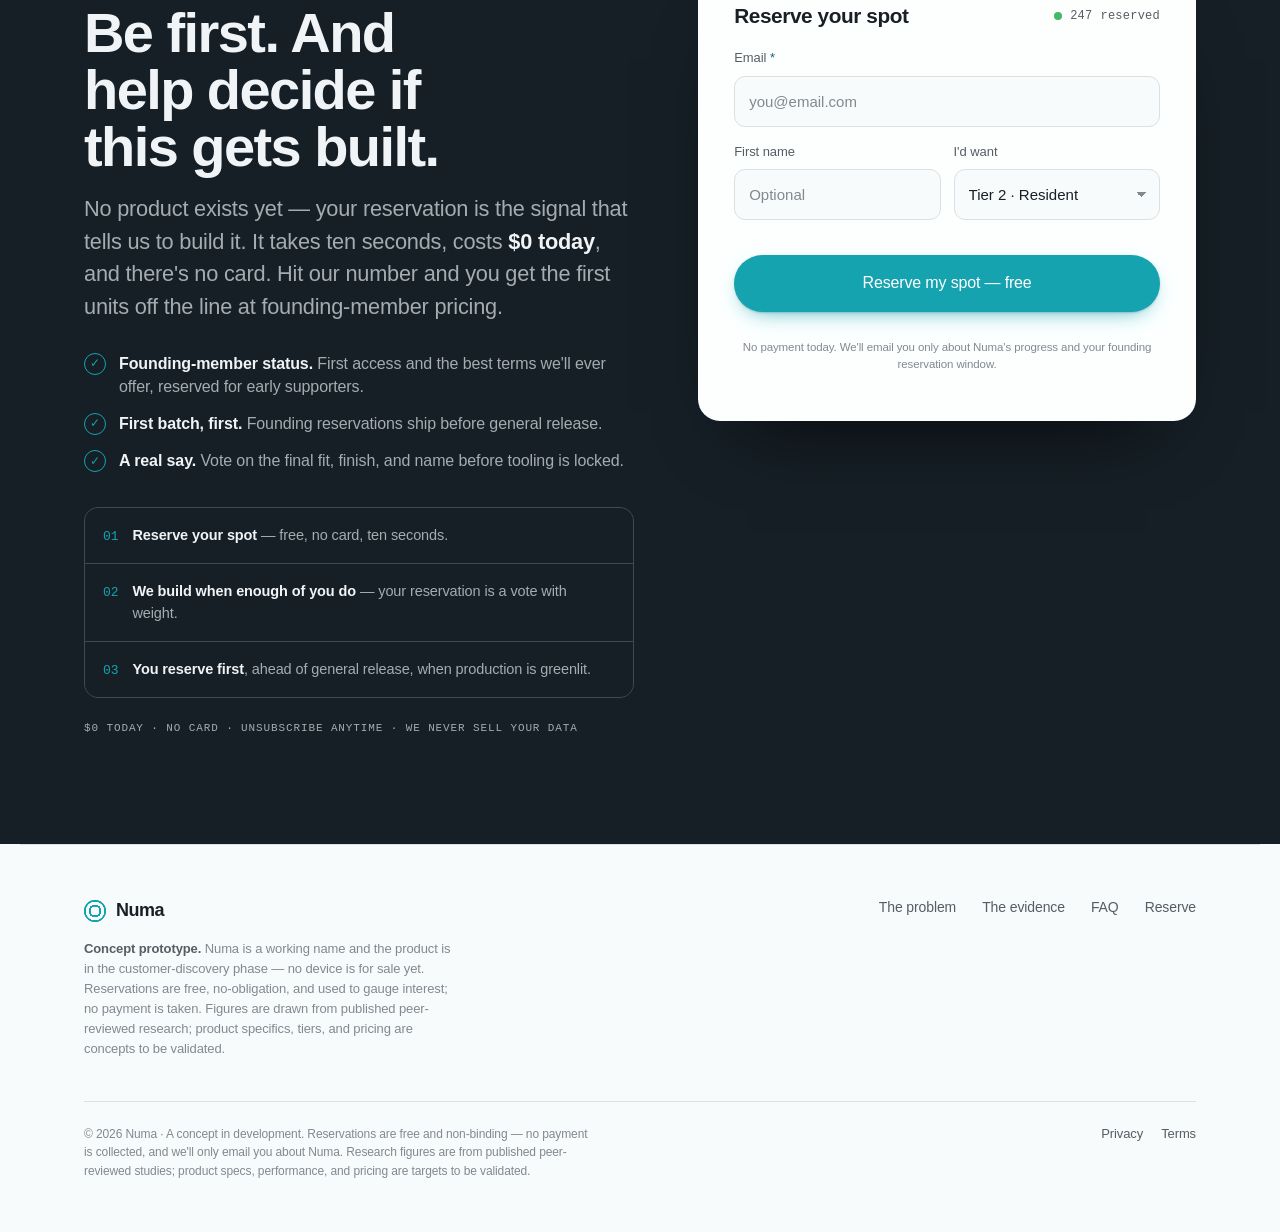
<file: numa-site 2/numa-site 3/index.html>
<!DOCTYPE html>
<html lang="en">
<head>
<meta charset="utf-8" />
<meta name="viewport" content="width=device-width, initial-scale=1" />
<title>Numa — Clean air for your underground commute</title>
<link rel="stylesheet" href="styles.css" />
</head>
<body>

<template id="__bundler_thumbnail">
  <svg viewBox="0 0 100 100" xmlns="http://www.w3.org/2000/svg">
    <rect width="100" height="100" rx="20" fill="#0e6a74"/>
    <ellipse cx="50" cy="34" rx="15" ry="6" fill="#7fe3ec"/>
    <rect x="35" y="34" width="30" height="40" rx="15" fill="#e7c9a8"/>
  </svg>
</template>

<!-- ============== NAV ============== -->
<nav class="nav" id="nav">
  <div class="nav-inner">
    <a class="brand" href="#top"><span class="brand-mark"></span><span data-brand>Numa</span></a>
    <div class="nav-links">
      <a href="#problem">The problem</a>
      <a href="#science">The evidence</a>
      <a href="#how">What we're building</a>
      <a href="#faq">FAQ</a>
    </div>
    <div class="nav-cta">
      <a class="btn btn-primary" href="#preorder" data-cta>Reserve</a>
    </div>
  </div>
</nav>

<main id="top">

<!-- ============== HERO ============== -->
<section class="hero wrap" data-screen-label="Hero">
  <div class="hero-center reveal">
    <p class="eyebrow">The air we breathe underground</p>
    <h1 class="display" data-headline>Subway air is full of pollution.<br><span class="accentword">Numa filters it — every breath.</span></h1>
    <p class="lede">Subway air is thick with fine-particle pollution you can't see — and it's linked to real harm to your lungs. Here's what you're actually breathing underground.</p>
    <div class="hero-actions">
      <a class="btn btn-primary" href="#problem">See the evidence</a>
    </div>
  </div>

  <div class="hero-stage reveal">
    <div class="trust-bar reveal">
      <p>Grounded in peer-reviewed research — <b>NYU Langone</b> · <b>Imperial College London</b> · <b>WHO air-quality guidelines</b></p>
    </div>
  </div>
</section>

<!-- ============== WHO IT'S FOR ============== -->
<div class="aud-band">
  <div class="aud-inner reveal">
    <span class="al">Built first for</span>
    <span class="aud-chip"><b>Asthma riders</b></span>
    <span class="aud-chip"><b>Allergy sufferers</b></span>
    <span class="aud-chip">Daily subway commuters</span>
    <span class="aud-chip">— then cleaner air for everyone, everywhere</span>
  </div>
</div>

<!-- ============== PROBLEM ============== -->
<section class="deep section-pad" id="problem" data-screen-label="The problem">
  <div class="wrap">
    <div class="shead reveal">
      <p class="eyebrow">The invisible commute</p>
      <h2 class="h2">When the train's headlights cut through the tunnel, you see it: a fog of suspended particles. You've been breathing it the whole time.</h2>
      <p class="lede">Subway air is loaded with fine particulate matter — brake dust, rail wear, and debris — at levels that dwarf the air above ground. It's invisible, it's chronic, and right now most commuters just live with it.</p>
    </div>

    <div class="health reveal">
      <p class="health-h">What that air does to your body</p>
      <div class="health-grid">
        <div class="hcard"><div class="hk">It gets deep inside</div><p>At under 2.5 microns, these particles slip past your airways' defenses — deep into the lungs, and into the bloodstream.</p></div>
        <div class="hcard"><div class="hk">It triggers attacks</div><p>Short-term spikes are linked to asthma and allergy flare-ups, airway inflammation, and reduced lung function.</p></div>
        <div class="hcard"><div class="hk">It strains the heart</div><p>Fine-particle exposure is tied to cardiovascular stress — a measurable drop in heart-rate variability after a single subway trip.</p></div>
        <div class="hcard"><div class="hk">It adds up for life</div><p>Long-term PM2.5 exposure raises the risk of chronic respiratory and cardiovascular disease. The dose compounds over years.</p></div>
      </div>
      <p class="cite">Environmental Science &amp; Technology (PM2.5 health effects) · Harvard Six Cities Study · WHO air-quality guidelines · NYU Langone subway-exposure pilot study</p>
    </div>

    <div class="expo reveal" id="expo">
      <div class="expo-head">
        <div class="expo-lab">See it for your city<span>Underground PM2.5, from peer-reviewed measurements</span></div>
        <select id="expoCity" class="expo-select" aria-label="Choose a subway system"></select>
      </div>
      <div class="bars" style="margin-top:28px;">
        <div class="bar-row">
          <div class="name">WHO 24-hour limit<small>safe exposure ceiling</small></div>
          <div class="bar-track"><div class="bar-fill who" id="expoWho"></div></div>
          <div class="val"><b>15</b> <small>µg/m³</small></div>
        </div>
        <div class="bar-row">
          <div class="name" id="expoName">New York City<small id="expoSub">Underground platform mean</small></div>
          <div class="bar-track"><div class="bar-fill plat" id="expoFill"></div></div>
          <div class="val"><b id="expoVal">139</b> <small>µg/m³</small></div>
        </div>
      </div>
      <div class="expo-readout">
        <div class="expo-mult"><b id="expoMult">9×</b> the WHO safe limit</div>
        <div class="expo-src" id="expoSrc">PLOS One, 2024 · NYU Langone data</div>
      </div>
    </div>

    <div class="chem-note reveal">
      <span class="dot"></span>
      <p>This isn't ordinary city dust. Subway PM2.5 is <b>chemically distinct</b> — high in iron oxide from brake and rail wear, plus elemental carbon — raising concerns beyond standard particulate exposure. And transit ventilation is <b>"often inefficient"</b> at removing it, which is exactly why personal protection matters.</p>
    </div>
    <p class="cite reveal">Luglio et&nbsp;al., Environmental Health Perspectives 2021 (NYU Langone) · Env. Science: Processes &amp; Impacts, review of 130+ studies, 2021</p>

    <div class="jtbd reveal">
      <p class="jt-h">The job to be done — and why today's options fail</p>
      <div class="jtbd-grid">
        <div class="jt-card">
          <div class="jw">Do nothing</div>
          <div class="jx">The default for the vast majority of riders. The exposure is invisible, so it's easy to ignore — until years of it add up.</div>
          <div class="jfail">No protection at all</div>
        </div>
        <div class="jt-card">
          <div class="jw">Wear a mask</div>
          <div class="jx">N95s work, but nobody wants to wear one daily post-COVID. Hot, conspicuous, uncomfortable for a 45-minute ride.</div>
          <div class="jfail">Abandoned for comfort &amp; looks</div>
        </div>
        <div class="jt-card">
          <div class="jw">Hold your breath</div>
          <div class="jx">Dodging the worst of it on the platform, switching cars, taking shallow breaths. A coping reflex, not a solution.</div>
          <div class="jfail">Doesn't actually work</div>
        </div>
      </div>
      <p class="jt-foot">The job: <b>protect my lungs on the commute I take anyway — without a mask, without effort, without anyone noticing.</b> That's the gap Numa fills.</p>
    </div>
  </div>
</section>

<!-- ============== HOW IT WORKS ============== -->
<section class="section-pad wrap" id="how" data-screen-label="How it works">
  <div class="shead reveal">
    <p class="eyebrow">What we're building</p>
    <h2 class="h2">Awareness is step one. This is step two.</h2>
    <p class="lede">Knowing about the air isn't enough — you need a way to do something about it. So we're building <span data-brand>Numa</span>: a discreet nasal device that filters the air you actually breathe. No mask, no effort. Designed to clean any air for anyone, and built first for subway riders with asthma and allergies.</p>
  </div>

  <div class="pillars reveal">
    <div class="pillar">
      <div class="n">01</div>
      <h3 class="h3">Breathe naturally</h3>
      <p>Engineered for low airflow resistance, so a 30–60 minute commute feels effortless — not like breathing through a straw.</p>
    </div>
    <div class="pillar">
      <div class="n">02</div>
      <h3 class="h3">Practically invisible</h3>
      <p>A discreet in-nose insert, not a face mask. Socially weightless — wear it on a packed platform, nobody notices.</p>
    </div>
    <div class="pillar">
      <div class="n">03</div>
      <h3 class="h3">Layered protection</h3>
      <p>Multiple filter layers capture coarse debris, fine PM2.5, and odor — then pop out and swap when spent.</p>
    </div>
  </div>

  <div class="perf-band reveal">
    <div class="pnum">95<small>%</small></div>
    <div>
      <div class="ptext">Engineered to capture up to <b>95% of PM2.5</b> — the fine iron-oxide and carbon particles that dominate subway air.</div>
      <div class="pcaveat">Target performance · in development · independently lab-tested before launch</div>
    </div>
  </div>

</section>

<!-- ============== MID CTA ============== -->
<section class="section-pad wrap midcta" data-screen-label="Reserve (mid)">
  <h2 class="h2 reveal">Like what you see? It's free to reserve.</h2>
  <p class="lede reveal">No product yet, no payment today — just tell us you'd want one. That's the signal that gets it built.</p>
  <div class="midcta-actions reveal">
    <a class="btn btn-primary" href="#preorder"><span data-cta>Reserve your product</span> — it's free <span class="arrow">→</span></a>
    <a class="btn btn-ghost" href="#faq">Read the FAQ</a>
  </div>
</section>

<!-- ============== SCIENCE ============== -->
<section class="section-pad wrap" id="science" data-screen-label="Science">
  <div class="shead reveal">
    <p class="eyebrow">The evidence</p>
    <h2 class="h2">Not a hunch. A documented health problem.</h2>
    <p class="lede">Peer-reviewed research from credible institutions confirms subway air quality is a real, measurable public-health concern — not an anecdote.</p>
  </div>

  <div class="sci-grid">
    <div class="sci-card reveal">
      <div class="stat">139<span> µg/m³</span></div>
      <p>Mean PM2.5 measured on NYC subway platforms — versus 99 on trains. Roughly 9× the WHO daily limit.</p>
      <div class="src">Luglio et al., Environ. Health Perspectives, 2021 — NYU Langone</div>
    </div>
    <div class="sci-card reveal">
      <div class="stat">~10×</div>
      <p>PM2.5 in London &amp; Stockholm subways runs about ten times higher than the ambient air above ground.</p>
      <div class="src">Multiple studies referenced in NYC subway research</div>
    </div>
    <div class="sci-card reveal">
      <div class="stat">40<span>%</span></div>
      <p>Long-distance commuters are 25% of riders but bear 40% of the total health burden — exposure compounds with time.</p>
      <div class="src">ScienceDirect, Beijing exposure-inequality study, 2024</div>
    </div>
  </div>

  <div class="inst reveal">
    <span class="mono-label">Documented by</span>
    <span class="org">NYU Langone</span>
    <span class="org">Imperial College London</span>
    <span class="org">Environmental Health Perspectives</span>
    <span class="org">Environmental Science: Processes &amp; Impacts</span>
  </div>
</section>

<!-- ============== FAQ ============== -->
<section class="section-pad wrap" id="faq" data-screen-label="FAQ">
  <div class="shead reveal">
    <p class="eyebrow">Questions, answered</p>
    <h2 class="h2">Everything you're probably wondering.</h2>
  </div>
  <div class="faq-list reveal">
    <details class="faq-item"><summary>Does it make breathing harder?<span class="fq-ic"></span></summary><div class="faq-answer">No. <span data-brand>Numa</span> is engineered for low airflow resistance, so a 30–60 minute commute feels effortless — not like breathing through a straw.</div></details>
    <details class="faq-item"><summary>What if I breathe through my mouth?<span class="fq-ic"></span></summary><div class="faq-answer">Numa filters the air coming through your nose, which is how most people breathe at rest. If you tend to mouth-breathe, think of it as strong protection for the majority of your breaths rather than a fully sealed system.</div></details>
    <details class="faq-item"><summary>Will it fall out when I talk, sneeze, or run for the train?<span class="fq-ic"></span></summary><div class="faq-answer">The soft silicone seal comes in three sizes so it stays gently seated through everyday movement. The low-profile retrieval bridge is there so you can take it out when you mean to — not by accident.</div></details>
    <details class="faq-item"><summary>Is it comfortable for a full commute?<span class="fq-ic"></span></summary><div class="faq-answer">That's the whole design goal. Numa is shaped around the nostril's pressure points — no contact with the sensitive septum, pressure spread evenly — to stay comfortable well past the 10–15 minutes most nasal filters give up at.</div></details>
    <details class="faq-item"><summary>How do I keep it clean, and how often do I replace the filter?<span class="fq-ic"></span></summary><div class="faq-answer">The shell wipes clean and is reusable. The filter cartridge pops out and is replaced on a cadence matched to how much you commute — your subscription ships fresh ones automatically, so you never have to guess.</div></details>
    <details class="faq-item"><summary>Is it safe? What's it made of?<span class="fq-ic"></span></summary><div class="faq-answer">The only part that touches you is soft, medical-grade silicone — hypoallergenic and latex-free. It's drug-free and non-invasive: a physical filter, nothing more.</div></details>
    <details class="faq-item"><summary>Does it actually help with asthma or allergies?<span class="fq-ic"></span></summary><div class="faq-answer">Numa is built first for people with asthma and allergies — it reduces the fine particles and irritants you breathe in underground. It isn't a medical device or a treatment, so keep following your doctor's guidance for your condition.</div></details>
    <details class="faq-item"><summary>There's no product yet — so what am I paying?<span class="fq-ic"></span></summary><div class="faq-answer">Nothing today. Reserving is free with no card. It tells us whether to build <span data-brand>Numa</span>, and if enough people raise their hand, you get founding-member pricing and the first units off the line.</div></details>
  </div>
</section>

<!-- ============== PRE-ORDER ============== -->
<section class="deep section-pad" id="preorder" style="background:var(--bg-deep)" data-screen-label="Pre-order">
  <div class="wrap">
    <div class="pre-grid">
      <div class="pre-left reveal">
        <p class="eyebrow">Reserve · Founding run</p>
        <h2 class="h2" style="margin-top:16px;">Be first. And help decide if this gets built.</h2>
        <p class="lede" style="margin-top:18px;max-width:46ch;">No product exists yet — your reservation is the signal that tells us to build it. It takes ten seconds, costs <b style="color:var(--on-deep)">$0 today</b>, and there's no card. Hit our number and you get the first units off the line at founding-member pricing.</p>

        <div class="perks">
          <div class="perk"><span class="pk">✓</span><span><b>Founding-member status.</b> First access and the best terms we'll ever offer, reserved for early supporters.</span></div>
          <div class="perk"><span class="pk">✓</span><span><b>First batch, first.</b> Founding reservations ship before general release.</span></div>
          <div class="perk"><span class="pk">✓</span><span><b>A real say.</b> Vote on the final fit, finish, and name before tooling is locked.</span></div>
        </div>

        <div class="steps">
          <div class="step"><span class="si">01</span><span class="sx"><b>Reserve your spot</b> — free, no card, ten seconds.</span></div>
          <div class="step"><span class="si">02</span><span class="sx"><b>We build when enough of you do</b> — your reservation is a vote with weight.</span></div>
          <div class="step"><span class="si">03</span><span class="sx"><b>You reserve first</b>, ahead of general release, when production is greenlit.</span></div>
        </div>
        <p class="pre-reassure">$0 TODAY · NO CARD · UNSUBSCRIBE ANYTIME · WE NEVER SELL YOUR DATA</p>
      </div>

      <div class="pre-right reveal">
        <div class="pre-card">
          <!-- form state -->
          <div id="preFormState">
            <div class="pc-top">
              <h3>Reserve your spot</h3>
              <span class="counter"><span class="cdot"></span><span id="preCount">247</span> reserved</span>
            </div>
            <form class="pre-form" id="preForm" novalidate>
              <div class="pf-row">
                <label class="pf-label" for="pf-email">Email <span style="color:var(--accent-ink)">*</span></label>
                <input class="pf-input" type="email" id="pf-email" name="email" placeholder="you@email.com" autocomplete="email" required />
              </div>
              <div class="pre-row-2">
                <div class="pf-row">
                  <label class="pf-label" for="pf-name">First name</label>
                  <input class="pf-input" type="text" id="pf-name" name="name" placeholder="Optional" autocomplete="given-name" />
                </div>
                <div class="pf-row">
                  <label class="pf-label" for="pf-tier">I'd want</label>
                  <select class="pf-input" id="pf-tier" name="tier">
                    <option value="Not sure yet">Not sure yet</option>
                    <option value="Tier 1 · Visitor">Tier 1 · Visitor</option>
                    <option value="Tier 2 · Resident" selected>Tier 2 · Resident</option>
                    <option value="Tier 3 · Long-term">Tier 3 · Long-term</option>
                    <option value="Tier 4 · Lifer">Tier 4 · Lifer</option>
                  </select>
                </div>
              </div>
              <div class="pf-error" id="pfError"></div>
              <button class="btn btn-primary pre-submit" type="submit">Reserve my spot — free</button>
              <p class="pf-fine">No payment today. We'll email you only about <span data-brand>Numa</span>'s progress and your founding reservation window.</p>
            </form>
          </div>

          <!-- success state -->
          <div id="preSuccessState" class="pre-success hidden">
            <div class="pcheck">✓</div>
            <h3>You're on the founding list.</h3>
            <p class="pos">You're reservation <b id="prePos">#248</b>.</p>
            <p class="pos" style="font-size:14.5px;margin-top:14px;">We'll be in touch the moment founding reservations open. Thank you for helping decide if this gets built.</p>
            <div class="psecondary">
              Want to go deeper? <a href="#top" id="joinStudy">Join a 30-min research call</a> — $20 thank-you, fully confidential.
            </div>
          </div>
        </div>
      </div>
    </div>
  </div>
</section>

</main>

<!-- ============== FOOTER ============== -->
<footer class="foot wrap">
  <div class="foot-inner">
    <div>
      <a class="brand" href="#top"><span class="brand-mark"></span><span data-brand>Numa</span></a>
      <p class="disc" style="margin-top:14px;"><b>Concept prototype.</b> <span data-brand>Numa</span> is a working name and the product is in the customer-discovery phase — no device is for sale yet. Reservations are free, no-obligation, and used to gauge interest; no payment is taken. Figures are drawn from published peer-reviewed research; product specifics, tiers, and pricing are concepts to be validated.</p>
    </div>
    <div class="foot-links">
      <a href="#problem">The problem</a>
      <a href="#science">The evidence</a>
      <a href="#faq">FAQ</a>
      <a href="#preorder">Reserve</a>
    </div>
  </div>
  <div class="foot-legal">
    <span>© 2026 <span data-brand>Numa</span> · A concept in development. Reservations are free and non-binding — no payment is collected, and we'll only email you about <span data-brand>Numa</span>. Research figures are from published peer-reviewed studies; product specs, performance, and pricing are targets to be validated.</span>
    <span class="foot-legal-links"><a href="#">Privacy</a><a href="#">Terms</a></span>
  </div>
</footer>

<div class="sticky-cta" id="stickyCta">
  <div class="sticky-inner">
    <div class="st-l"><b>Reserve your product — it's free.</b><small>$0 today · no card · no obligation</small></div>
    <a class="btn btn-primary" href="#preorder"><span data-cta>Reserve</span> <span class="arrow">→</span></a>
  </div>
</div>

<script src="app.js"></script>

</body>
</html>
</file>
<file: numa-site 2/styles.css>
/* ============================================================
   NUMA — concept site
   Type: Helvetica Neue (display + text) · SF Mono / Menlo (labels)
   Color: cool near-white ground, cool charcoal ink, clean-air accent
   ============================================================ */

:root {
  /* ground + ink (oklch, cool-neutral) */
  --bg:        oklch(0.985 0.004 220);
  --bg-soft:   oklch(0.965 0.006 220);
  --bg-deep:   oklch(0.235 0.018 240);   /* dark sections */
  --bg-deep-2: oklch(0.285 0.020 240);
  --ink:       oklch(0.235 0.013 245);
  --ink-soft:  oklch(0.475 0.013 245);
  --ink-faint: oklch(0.625 0.012 245);
  --line:      oklch(0.905 0.006 230);
  --line-soft: oklch(0.935 0.005 230);
  --card:      oklch(0.998 0.002 220);

  /* accent — clean-air aqua (swappable via Tweaks) */
  --accent:      #15a3b0;
  --accent-tint: #e4f5f7;
  --accent-ink:  #0b6872;

  /* on-dark */
  --on-deep:      oklch(0.965 0.006 230);
  --on-deep-soft: oklch(0.74 0.012 235);
  --on-deep-line: oklch(0.40 0.02 240);

  --maxw: 1240px;
  --gut: clamp(20px, 5vw, 80px);

  --font: "Helvetica Neue", Helvetica, Arial, sans-serif;
  --mono: ui-monospace, "SF Mono", "SFMono-Regular", Menlo, Monaco, "Cascadia Mono", monospace;

  --ease: cubic-bezier(0.22, 0.61, 0.36, 1);
}

* { box-sizing: border-box; }

html { scroll-behavior: smooth; }

body {
  margin: 0;
  background: var(--bg);
  color: var(--ink);
  font-family: var(--font);
  font-size: 18px;
  line-height: 1.55;
  letter-spacing: -0.006em;
  -webkit-font-smoothing: antialiased;
  text-rendering: optimizeLegibility;
}

img { display: block; max-width: 100%; }

::selection { background: var(--accent); color: #fff; }

/* ---------- type primitives ---------- */
.eyebrow {
  font-family: var(--mono);
  font-size: 12px;
  letter-spacing: 0.16em;
  text-transform: uppercase;
  color: var(--accent-ink);
  font-weight: 500;
  margin: 0;
}
.deep .eyebrow { color: var(--accent); }

h1, h2, h3 {
  font-weight: 600;
  letter-spacing: -0.028em;
  line-height: 1.02;
  margin: 0;
  text-wrap: balance;
}
.display {
  font-size: clamp(2.4rem, 5.6vw, 4.6rem);
  letter-spacing: -0.035em;
}
.h2 { font-size: clamp(2rem, 4.4vw, 3.5rem); }
.h3 { font-size: clamp(1.35rem, 2.2vw, 1.85rem); letter-spacing: -0.022em; }
.lede {
  font-size: clamp(1.12rem, 1.7vw, 1.4rem);
  line-height: 1.5;
  color: var(--ink-soft);
  letter-spacing: -0.01em;
  max-width: 30ch;
  text-wrap: pretty;
}
.measure { max-width: 62ch; }

.mono-label {
  font-family: var(--mono);
  font-size: 11.5px;
  letter-spacing: 0.14em;
  text-transform: uppercase;
  color: var(--ink-faint);
}

/* ---------- layout ---------- */
.wrap { max-width: var(--maxw); margin: 0 auto; padding-inline: var(--gut); }
section { position: relative; }
.section-pad { padding-block: clamp(56px, 7.5vw, 104px); }

.deep {
  background: var(--bg-deep);
  color: var(--on-deep);
}
.deep h1, .deep h2, .deep h3 { color: var(--on-deep); }
.deep .lede { color: var(--on-deep-soft); }

/* ---------- buttons ---------- */
.btn {
  --b: var(--ink);
  font: inherit;
  font-size: 15px;
  font-weight: 500;
  letter-spacing: -0.01em;
  padding: 13px 22px;
  border-radius: 999px;
  border: 1px solid transparent;
  cursor: pointer;
  display: inline-flex;
  align-items: center;
  gap: 9px;
  text-decoration: none;
  transition: transform .18s var(--ease), background .2s var(--ease), color .2s, border-color .2s, box-shadow .2s;
  white-space: nowrap;
}
.btn:active { transform: translateY(1px); }
.btn-primary {
  background: var(--accent);
  color: #fff;
  box-shadow: 0 1px 2px rgba(8,40,44,.18), 0 8px 24px -12px var(--accent);
}
.btn-primary:hover { filter: brightness(1.06); transform: translateY(-1px); }
.btn-ghost {
  background: transparent;
  color: var(--ink);
  border-color: var(--line);
}
.btn-ghost:hover { border-color: var(--ink); }
.deep .btn-ghost { color: var(--on-deep); border-color: var(--on-deep-line); }
.deep .btn-ghost:hover { border-color: var(--on-deep); }
.btn .arrow { transition: transform .2s var(--ease); }
.btn:hover .arrow { transform: translateX(3px); }

/* ---------- nav ---------- */
.nav {
  position: sticky; top: 0; z-index: 50;
  backdrop-filter: saturate(1.4) blur(14px);
  -webkit-backdrop-filter: saturate(1.4) blur(14px);
  background: color-mix(in oklab, var(--bg) 78%, transparent);
  border-bottom: 1px solid transparent;
  transition: border-color .3s, background .3s;
}
.nav.scrolled { border-color: var(--line-soft); }
.nav-inner {
  max-width: var(--maxw); margin: 0 auto; padding: 15px var(--gut);
  display: flex; align-items: center; justify-content: space-between; gap: 20px;
}
.brand {
  display: flex; align-items: center; gap: 10px;
  font-weight: 600; font-size: 20px; letter-spacing: -0.03em;
  color: var(--ink); text-decoration: none;
}
.brand-mark {
  width: 22px; height: 22px; border-radius: 50%;
  background:
    radial-gradient(circle at 50% 50%, transparent 0 28%, var(--accent) 28.5% 41%, transparent 41.5% 60%, var(--accent) 60.5% 72%, transparent 72.5%);
  box-shadow: inset 0 0 0 1.5px var(--accent);
  flex: none;
}
.nav-links { display: flex; gap: 30px; align-items: center; }
.nav-links a {
  color: var(--ink-soft); text-decoration: none; font-size: 15px;
  letter-spacing: -0.01em; transition: color .18s;
}
.nav-links a:hover { color: var(--ink); }
.nav-cta { display: flex; align-items: center; gap: 14px; }
@media (max-width: 860px) {
  .nav-links { display: none; }
}

/* ---------- hero (centered, Apple-style) ---------- */
.hero { padding-top: clamp(34px, 5vw, 60px); padding-bottom: clamp(48px, 6vw, 84px); overflow: clip; }
.hero-center { max-width: 880px; margin: 0 auto; text-align: center; }
.hero-center h1 { margin-top: 18px; }
.hero-center h1 .accentword { color: var(--accent-ink); }
.hero-center .lede { margin: 22px auto 0; max-width: 50ch; text-align: center; }
.hero-actions { margin-top: 30px; display: flex; gap: 12px; flex-wrap: wrap; justify-content: center; }
.hero-stage { margin-top: clamp(36px, 5vw, 64px); }
.hero-meta {
  max-width: 720px; margin: 30px auto 0; display: flex; gap: 44px; flex-wrap: wrap; justify-content: center;
  padding-top: 26px; border-top: 1px solid var(--line);
}
.hero-meta > div { text-align: center; }
.hero-meta .k { font-size: 12px; color: var(--ink-faint); font-family: var(--mono); letter-spacing: 0.08em; }
.hero-meta .v { font-size: 15px; color: var(--ink); margin-top: 4px; letter-spacing: -0.01em; }

/* wide hero stage */
.stage.stage-wide { aspect-ratio: 16 / 9; max-width: 980px; margin: 0 auto; }
@media (max-width: 720px){ .stage.stage-wide { aspect-ratio: 4 / 3; } }

/* ===== CSS device render (twin nasal pods) ===== */
.device-render {
  position: relative; display: flex; gap: 20px; align-items: flex-start;
  transform: rotate(-9deg) scale(var(--dev-scale, 1.18));
  filter: drop-shadow(0 38px 34px rgba(28,46,66,.30));
}
.pod {
  position: relative; width: 94px; height: 198px; border-radius: 47px / 60px;
  background: linear-gradient(116deg, #ffffff 4%, #eef2f5 28%, #d2dbe2 60%, #f0f4f7 90%);
  box-shadow:
    inset 0 3px 4px rgba(255,255,255,.95),
    inset -11px -15px 32px rgba(146,162,178,.5),
    inset 9px 7px 16px rgba(255,255,255,.7);
}
.pod.back { transform: translateY(16px) translateX(-6px) scale(.96); z-index: 1; }
.pod.front { z-index: 3; }
.pod::before { /* glossy vertical highlight */
  content:""; position:absolute; left:15%; top:6%; width:24%; height:64%; border-radius:50%;
  background: linear-gradient(180deg, rgba(255,255,255,.96), rgba(255,255,255,0));
  filter: blur(2.5px);
}
.pod::after { /* aqua filter intake at top */
  content:""; position:absolute; left:50%; top:11px; transform:translateX(-50%);
  width:48px; height:21px; border-radius:50%;
  background: radial-gradient(ellipse at 50% 38%, var(--accent) 0 26%, var(--accent-ink) 64%, #062b30 100%);
  box-shadow: 0 0 16px -2px var(--accent), inset 0 2px 5px rgba(0,0,0,.45);
}
.pod .tip { /* soft silicone nostril seal */
  position:absolute; bottom:-24px; left:50%; transform:translateX(-50%);
  width:60px; height:62px; border-radius:30px 30px 46% 46% / 22px 22px 76% 76%;
  background: linear-gradient(162deg, #f5e0cd, #e7c4a7 68%, #d6ad8e);
  box-shadow: inset 0 5px 9px rgba(255,255,255,.65), inset 0 -7px 11px rgba(150,108,78,.32);
}
.dev-bridge {
  position:absolute; top:30px; left:50%; transform:translateX(-50%);
  width:62px; height:15px; border-radius:9px;
  background: linear-gradient(#eef2f5,#c9d3db);
  box-shadow: inset 0 1px 2px #fff, 0 2px 5px rgba(0,0,0,.16);
  z-index: 0;
}
.dev-shadow {
  position:absolute; bottom:-52px; left:50%; transform:translateX(-50%);
  width:74%; height:30px; border-radius:50%;
  background: radial-gradient(ellipse, rgba(34,52,72,.30), transparent 70%);
  filter: blur(7px);
}
@media (max-width: 720px){ .device-render { --dev-scale: .8; } }

/* ===== interactive dissection showcase ===== */
.showcase { display: grid; grid-template-columns: 1.28fr 1fr; gap: clamp(18px, 3.5vw, 44px); align-items: stretch; }
@media (max-width: 840px){ .showcase { grid-template-columns: 1fr; } }

.dissect { display: flex; flex-direction: column; }
.dissect--hero { max-width: 720px; margin: 0 auto; width: 100%; }

/* "how to wear it" image band */
.wear-figure { margin: clamp(34px, 5vw, 56px) 0 0; border-radius: 22px; overflow: hidden; border: 1px solid var(--line); box-shadow: 0 44px 90px -60px oklch(0.4 0.04 240 / 0.55); background: var(--card); }
.wear-figure img { width: 100%; display: block; }
.wear-cap { margin-top: 16px; font-family: var(--mono); font-size: 11px; letter-spacing: 0.06em; color: var(--ink-faint); text-transform: uppercase; }
.dissect-stage {
  position: relative; flex: 1 1 auto; min-height: clamp(340px, 44vw, 440px);
  border-radius: 24px; overflow: hidden; perspective: 1000px;
  background:
    radial-gradient(120% 90% at 64% 18%, color-mix(in oklab, var(--accent-tint) 80%, white) 0%, transparent 58%),
    linear-gradient(180deg, oklch(0.975 0.008 220), oklch(0.945 0.01 225));
  border: 1px solid var(--line);
  box-shadow: 0 40px 80px -55px oklch(0.4 0.04 240 / 0.5);
  cursor: grab; user-select: none; touch-action: pan-y;
}
.dissect-stage.grabbing { cursor: grabbing; }
.dstack { position: absolute; left: 40%; top: 50%; transform-style: preserve-3d; }
.dlayer { position: absolute; left: 0; top: 0; transform: translate(-50%, -50%) translateY(var(--y, 0px)); }
.disc-face {
  width: clamp(120px, 15vw, 168px); aspect-ratio: 168 / 47; border-radius: 50%;
  transform: rotateX(6deg);
  box-shadow: 0 10px 22px -10px oklch(0.3 0.04 240 / .5), inset 0 1px 2px rgba(255,255,255,.6);
  outline: 0 solid transparent; outline-offset: 4px; transition: outline-color .2s;
}
.dlayer.hot .disc-face { outline: 2px solid var(--accent); }
.f-cap     { background: linear-gradient(120deg,#dcbb95,#b3855d); }
.f-housing { background: radial-gradient(circle, #ecd4b6 36%, #bd9068 39%, #d8bd9c 72%); }
.f-mesh    { background: repeating-linear-gradient(48deg,#9c8268 0 4px,#cdb89c 4px 8px); }
.f-pm      { background: radial-gradient(circle,#8fe3ec,#1fa1b0); }
.f-carbon  { background: radial-gradient(circle,#5a6470,#262d35); }
.f-seal    { background: radial-gradient(circle,#ecd4b6,#c89f78); }

.dlabel {
  position: absolute; left: calc(50% + 30px); top: 50%; transform: translateY(-50%) translateX(var(--lx, -8px));
  width: max(150px, 13vw); opacity: var(--lo, 0); transition: opacity .15s, transform .15s; pointer-events: none;
}
.dlabel::before { content: ""; position: absolute; left: -26px; top: 50%; width: 22px; height: 1px; background: var(--ink-faint); opacity: .5; }
.dlabel .dl-tag { font-family: var(--mono); font-size: 9.5px; letter-spacing: 0.1em; padding: 2px 6px; border-radius: 999px; }
.dlabel .dl-tag.shell { background: oklch(0.92 0.008 250); color: oklch(0.42 0.015 250); }
.dlabel .dl-tag.filter { background: var(--accent-tint); color: var(--accent-ink); }
.dlabel .dl-name { display: block; margin-top: 5px; font-size: 13.5px; font-weight: 600; letter-spacing: -0.01em; color: var(--ink); line-height: 1.2; }

.dissect-hint {
  position: absolute; left: 16px; bottom: 14px; z-index: 4;
  font-family: var(--mono); font-size: 10.5px; letter-spacing: 0.08em; text-transform: uppercase;
  color: var(--ink-soft); display: flex; align-items: center; gap: 8px;
  background: color-mix(in oklab, var(--card) 80%, transparent); backdrop-filter: blur(6px);
  border: 1px solid var(--line); border-radius: 999px; padding: 7px 12px;
  transition: opacity .3s;
}
.dissect-stage.touched .dissect-hint { opacity: 0; }

.dissect-controls { margin-top: 16px; display: flex; align-items: center; gap: 14px; }
.dissect-controls input[type=range] { flex: 1; accent-color: var(--accent); cursor: pointer; }
.dbtn {
  font: inherit; font-size: 13px; font-weight: 500; letter-spacing: -0.01em;
  padding: 9px 15px; border-radius: 999px; border: 1px solid var(--line); background: var(--card); color: var(--ink);
  cursor: pointer; white-space: nowrap; transition: border-color .2s, background .2s;
}
.dbtn:hover { border-color: var(--ink-faint); }
.dissect-readout { margin-top: 12px; font-size: 13.5px; color: var(--ink-soft); min-height: 1.4em; }
.dissect-readout b { color: var(--ink); font-weight: 600; }

/* face-fit illustration slot */
.fitface { display: flex; flex-direction: column; }
.face-frame {
  position: relative; flex: 1 1 auto; min-height: clamp(340px, 44vw, 440px);
  border-radius: 24px; overflow: hidden; border: 1px solid var(--line);
  background: radial-gradient(110% 80% at 50% 18%, color-mix(in oklab, var(--accent-tint) 60%, white), oklch(0.95 0.008 222));
  box-shadow: 0 40px 80px -55px oklch(0.4 0.04 240 / 0.5);
  display: grid; place-items: center;
}
.face-slot { width: 100%; height: 100%; }
.da-placeholder { display: grid; place-items: center; border-radius: 18px; border: 1px dashed var(--line); background: repeating-linear-gradient(45deg, var(--bg-soft) 0 11px, var(--card) 11px 22px); }
.da-placeholder span { font-family: var(--mono); font-size: 12px; letter-spacing: 0.14em; color: var(--ink-faint); }
.face-illus { width: 100%; height: 100%; display: block; }
.fit-callout {
  position: absolute; left: 14px; bottom: 14px; right: 14px; z-index: 3;
  background: color-mix(in oklab, var(--card) 86%, transparent); backdrop-filter: blur(8px);
  border: 1px solid var(--line); border-radius: 14px; padding: 12px 14px;
  display: flex; gap: 11px; align-items: flex-start;
}
.fit-callout .fdot { width: 9px; height: 9px; border-radius: 50%; background: var(--accent); margin-top: 5px; flex: none; box-shadow: 0 0 0 4px color-mix(in oklab, var(--accent) 25%, transparent); }
.fit-callout p { margin: 0; font-size: 13px; color: var(--ink-soft); line-height: 1.4; }
.fit-callout b { color: var(--ink); font-weight: 600; }
.fitface .face-cap { margin-top: 14px; font-family: var(--mono); font-size: 10.5px; letter-spacing: 0.07em; color: var(--ink-faint); text-transform: uppercase; }

/* hero stage / device */
.stage {
  position: relative;
  aspect-ratio: 4 / 5;
  border-radius: 26px;
  background:
    radial-gradient(120% 90% at 70% 18%, color-mix(in oklab, var(--accent-tint) 90%, white) 0%, transparent 60%),
    linear-gradient(180deg, oklch(0.975 0.008 220), oklch(0.945 0.01 225));
  border: 1px solid var(--line);
  overflow: hidden;
  display: grid; place-items: center;
  box-shadow: 0 40px 80px -50px oklch(0.4 0.04 240 / 0.5);
}
.stage::after {
  content: ""; position: absolute; inset: 0;
  background: radial-gradient(80% 60% at 50% 120%, oklch(0.4 0.03 240 / 0.10), transparent 70%);
  pointer-events: none;
}
.hero-slot { width: 78%; height: 78%; }

.float-card {
  position: absolute; left: 18px; bottom: 18px; z-index: 3;
  background: color-mix(in oklab, var(--card) 86%, transparent);
  backdrop-filter: blur(8px);
  border: 1px solid var(--line);
  border-radius: 14px;
  padding: 13px 15px;
  box-shadow: 0 18px 40px -28px oklch(0.3 0.04 240 / 0.55);
  max-width: 220px;
}
.float-card .big { font-size: 26px; font-weight: 600; letter-spacing: -0.03em; }
.float-card .big span { color: var(--accent-ink); }
.float-card .cap { font-size: 12px; color: var(--ink-soft); margin-top: 2px; line-height: 1.35; }

@media (max-width: 800px) {
  .hero-grid { grid-template-columns: 1fr; }
  .hero-copy { max-width: none; }
  .stage { aspect-ratio: 5/4; }
}

/* ---------- generic section head ---------- */
.shead { max-width: 64ch; }
.shead .eyebrow { margin-bottom: 18px; }
.shead .lede { margin-top: 18px; max-width: 56ch; }

/* ---------- problem / data bars ---------- */
.bars { margin-top: 56px; display: grid; gap: 20px; max-width: 760px; }
.bar-row { display: grid; grid-template-columns: 200px 1fr auto; align-items: center; gap: 18px; }
.bar-row .name { font-size: 15px; letter-spacing: -0.01em; }
.bar-row .name small { display: block; color: var(--on-deep-soft); font-size: 12.5px; font-family: var(--mono); letter-spacing: 0.03em; margin-top: 2px; }
.bar-track { height: 13px; border-radius: 999px; background: var(--on-deep-line); overflow: hidden; position: relative; }
.bar-fill {
  height: 100%; width: 0; border-radius: 999px;
  transition: width 1.1s var(--ease);
}
.bar-fill.who { background: oklch(0.78 0.13 150); }
.bar-fill.train { background: oklch(0.82 0.13 80); }
.bar-fill.plat { background: oklch(0.68 0.18 28); }
.bar-row .val { font-family: var(--mono); font-size: 15px; min-width: 86px; text-align: right; letter-spacing: 0.02em; }
.bar-row .val b { font-weight: 600; }
.bar-row .val small { color: var(--on-deep-soft); }
@media (max-width: 640px) {
  .bar-row { grid-template-columns: 1fr; gap: 6px; }
  .bar-row .val { text-align: left; }
}
.chem-note {
  margin-top: 44px; padding: 22px 24px; border-radius: 16px;
  border: 1px solid var(--on-deep-line);
  background: var(--bg-deep-2);
  max-width: 640px; display: flex; gap: 16px; align-items: flex-start;
}
.chem-note .dot { width: 9px; height: 9px; border-radius: 50%; background: var(--accent); margin-top: 8px; flex: none; }
.chem-note p { margin: 0; font-size: 15.5px; color: var(--on-deep-soft); line-height: 1.5; }
.chem-note b { color: var(--on-deep); font-weight: 600; }
.cite { font-family: var(--mono); font-size: 11px; letter-spacing: 0.05em; color: var(--on-deep-soft); opacity: .7; margin-top: 14px; }

/* ---------- how it works: three pillars ---------- */
.pillars { margin-top: 60px; display: grid; grid-template-columns: repeat(3,1fr); gap: 1px; background: var(--line); border: 1px solid var(--line); border-radius: 18px; overflow: hidden; }
.pillar { background: var(--bg); padding: 30px 28px 34px; }
.pillar .n { font-family: var(--mono); font-size: 12px; color: var(--accent-ink); letter-spacing: 0.1em; }
.pillar h3 { margin-top: 14px; }
.pillar p { margin: 12px 0 0; font-size: 15.5px; color: var(--ink-soft); line-height: 1.5; }
@media (max-width: 760px){ .pillars { grid-template-columns: 1fr; } }

/* ---------- exploded filter ---------- */
.filter-explore {
  margin-top: 64px;
  display: grid; grid-template-columns: 1fr 0.9fr; gap: clamp(30px,5vw,64px);
  align-items: center;
}
.explode-stage {
  position: relative; aspect-ratio: 1/1; border-radius: 24px;
  background: radial-gradient(80% 80% at 50% 40%, oklch(0.99 0.004 220), oklch(0.95 0.008 222));
  border: 1px solid var(--line);
  display: grid; place-items: center;
  perspective: 1000px;
  overflow: hidden;
}
.discs { position: relative; width: 60%; height: 60%; transform-style: preserve-3d; transform: rotateX(58deg) rotateZ(-26deg); }
.fdisc {
  position: absolute; inset: 0; margin: auto;
  width: 100%; height: 100%; border-radius: 50%;
  transition: transform .6s var(--ease), box-shadow .3s, outline-color .2s;
  outline: 0 solid transparent; cursor: pointer;
  display: grid; place-items: center;
}
.fdisc::before {
  content: ""; position: absolute; inset: 14%; border-radius: 50%;
  background: var(--disc-inner, transparent);
}
.fdisc.active { outline: 2px solid var(--accent); outline-offset: 3px; }
.fdisc .ring-mesh {
  position: absolute; inset: 0; border-radius: 50%;
  background:
    repeating-conic-gradient(from 0deg, oklch(0.52 0.04 65 / .55) 0 4deg, transparent 4deg 8deg);
  -webkit-mask: radial-gradient(circle, transparent 30%, #000 31%);
  mask: radial-gradient(circle, transparent 30%, #000 31%);
}
.explode-info { }
.explode-info .layer-pick { display: flex; flex-direction: column; gap: 8px; margin-top: 26px; }
.layer-btn {
  text-align: left; font: inherit; cursor: pointer;
  background: var(--bg); border: 1px solid var(--line); border-radius: 13px;
  padding: 15px 17px; transition: border-color .2s, background .2s, transform .15s;
  display: flex; align-items: center; gap: 14px;
}
.layer-btn:hover { border-color: var(--ink-faint); }
.layer-btn.active { border-color: var(--accent); background: var(--accent-tint); }
.layer-btn .swatch { width: 26px; height: 26px; border-radius: 7px; flex: none; border: 1px solid rgba(0,0,0,.08); }
.layer-btn .lt { font-weight: 600; font-size: 15.5px; letter-spacing: -0.01em; }
.layer-btn .ld { font-size: 13px; color: var(--ink-soft); margin-top: 2px; line-height: 1.4; }
.layer-btn .num { font-family: var(--mono); font-size: 12px; color: var(--ink-faint); margin-left: auto; }
@media (max-width: 820px){ .filter-explore { grid-template-columns: 1fr; } .explode-stage{ max-width: 460px; } }

/* ---------- subscription / filter kits ---------- */
.subs-grid { margin-top: 60px; display: grid; grid-template-columns: 0.92fr 1.08fr; gap: clamp(28px,4vw,56px); align-items: stretch; }
.config {
  background: var(--card); border: 1px solid var(--line); border-radius: 22px;
  padding: clamp(26px,3vw,38px);
  box-shadow: 0 30px 60px -45px oklch(0.4 0.04 240 / 0.6);
}
.config .clabel { font-family: var(--mono); font-size: 11.5px; letter-spacing: 0.12em; text-transform: uppercase; color: var(--ink-faint); }
.seg { margin-top: 12px; display: grid; grid-auto-flow: column; gap: 6px; background: var(--bg-soft); padding: 5px; border-radius: 13px; border: 1px solid var(--line-soft); }
.seg button {
  font: inherit; font-size: 14px; font-weight: 500; letter-spacing: -0.01em;
  padding: 11px 8px; border: 0; border-radius: 9px; cursor: pointer; background: transparent; color: var(--ink-soft);
  transition: background .2s, color .2s, box-shadow .2s;
}
.seg button.on { background: var(--card); color: var(--ink); box-shadow: 0 1px 2px rgba(0,0,0,.06), 0 4px 12px -8px rgba(0,0,0,.3); }
.config .field + .field { margin-top: 26px; }
.slider-wrap { margin-top: 14px; }
.slider-wrap input[type=range]{ width: 100%; accent-color: var(--accent); }
.slider-read { display: flex; justify-content: space-between; align-items: baseline; margin-top: 8px; }
.slider-read .big { font-size: 22px; font-weight: 600; letter-spacing: -0.02em; }
.slider-read .sub { font-size: 13px; color: var(--ink-soft); font-family: var(--mono); }

.config-out { margin-top: 30px; padding-top: 26px; border-top: 1px solid var(--line); }
.price-row { display: flex; align-items: baseline; justify-content: space-between; gap: 12px; }
.price-row .pr { font-size: 40px; font-weight: 600; letter-spacing: -0.035em; }
.price-row .pr small { font-size: 16px; color: var(--ink-soft); font-weight: 500; letter-spacing: -0.01em; }
.price-row .cadence { text-align: right; font-size: 13px; color: var(--ink-soft); line-height: 1.4; }
.price-row .cadence b { color: var(--ink); display: block; font-size: 15px; }
.config .fineprint { margin-top: 16px; font-size: 12.5px; color: var(--ink-faint); line-height: 1.5; }

/* filter-life visual */
.life-card {
  background: var(--bg-deep); color: var(--on-deep); border-radius: 22px;
  padding: clamp(26px,3vw,40px); display: flex; flex-direction: column; justify-content: space-between;
  position: relative; overflow: hidden;
}
.life-card .eyebrow { color: var(--accent); }
.life-card h3 { margin-top: 14px; max-width: 16ch; }
.life-card p { color: var(--on-deep-soft); font-size: 15px; margin: 12px 0 0; max-width: 34ch; }
.life-visual { margin-top: 34px; display: flex; align-items: center; gap: 26px; }
.ring { --p: 64; width: 130px; height: 130px; border-radius: 50%; flex: none; position: relative;
  background: conic-gradient(var(--accent) calc(var(--p)*1%), var(--on-deep-line) 0);
  display: grid; place-items: center;
  transition: background .5s var(--ease);
}
.ring::after { content: ""; position: absolute; inset: 12px; border-radius: 50%; background: var(--bg-deep); }
.ring .rv { position: relative; z-index: 2; text-align: center; }
.ring .rv b { font-size: 28px; font-weight: 600; letter-spacing: -0.03em; }
.ring .rv small { display: block; font-family: var(--mono); font-size: 10.5px; letter-spacing: 0.1em; color: var(--on-deep-soft); }
.life-legend { font-size: 14px; color: var(--on-deep-soft); line-height: 1.6; }
.life-legend b { color: var(--on-deep); }
@media (max-width: 860px){ .subs-grid { grid-template-columns: 1fr; } }

/* ---------- tiers ---------- */
.tier-tabs { margin-top: 52px; display: grid; grid-template-columns: repeat(4,1fr); gap: 10px; }
.tier-tab {
  text-align: left; font: inherit; cursor: pointer;
  background: var(--bg); border: 1px solid var(--line); border-radius: 15px;
  padding: 18px 18px 20px; transition: border-color .2s, transform .18s, box-shadow .2s, background .2s;
}
.tier-tab:hover { transform: translateY(-2px); }
.tier-tab.on { border-color: var(--accent); background: var(--accent-tint); box-shadow: 0 18px 40px -30px var(--accent); }
.tier-tab .tn { font-family: var(--mono); font-size: 11.5px; letter-spacing: 0.1em; color: var(--accent-ink); }
.tier-tab .tt { margin-top: 10px; font-weight: 600; font-size: 17px; letter-spacing: -0.02em; }
.tier-tab .tdur { font-size: 13px; color: var(--ink-soft); margin-top: 3px; }
@media (max-width: 760px){ .tier-tabs { grid-template-columns: repeat(2,1fr); } }

.tier-panel {
  margin-top: 18px; border: 1px solid var(--line); border-radius: 20px; overflow: hidden;
  display: grid; grid-template-columns: 1.1fr 0.9fr;
  background: var(--card);
}
.tier-body { padding: clamp(28px,3.4vw,44px); }
.tier-body .tlabel { font-family: var(--mono); font-size: 11.5px; letter-spacing: 0.12em; text-transform: uppercase; color: var(--ink-faint); }
.tier-body h3 { margin-top: 12px; }
.tier-body .tfor { margin-top: 14px; color: var(--ink-soft); font-size: 16px; max-width: 44ch; line-height: 1.5; }
.tier-specs { margin-top: 26px; display: grid; gap: 1px; background: var(--line); border: 1px solid var(--line); border-radius: 12px; overflow: hidden; }
.tier-specs .row { background: var(--bg); display: flex; justify-content: space-between; gap: 16px; padding: 13px 16px; font-size: 14.5px; }
.tier-specs .row span:first-child { color: var(--ink-soft); }
.tier-specs .row span:last-child { font-weight: 500; text-align: right; }
.tier-angle {
  padding: clamp(28px,3.4vw,44px); background: var(--bg-soft); border-left: 1px solid var(--line);
  display: flex; flex-direction: column; justify-content: center;
}
.tier-angle .q { font-size: 19px; letter-spacing: -0.02em; line-height: 1.4; font-weight: 500; }
.tier-angle .qd { margin-top: 14px; font-size: 14.5px; color: var(--ink-soft); line-height: 1.55; }
.tier-angle .price-chip {
  margin-top: 24px; align-self: flex-start; font-family: var(--mono); font-size: 12.5px;
  background: var(--card); border: 1px solid var(--line); padding: 8px 13px; border-radius: 999px; letter-spacing: 0.03em;
}
@media (max-width: 760px){ .tier-panel { grid-template-columns: 1fr; } .tier-angle { border-left: 0; border-top: 1px solid var(--line); } }

/* ---------- app teaser ---------- */
.app-grid { display: grid; grid-template-columns: 1fr 0.82fr; gap: clamp(34px,5vw,72px); align-items: center; }
.phone {
  justify-self: center; width: min(300px, 80vw); aspect-ratio: 9/19; border-radius: 40px;
  background: oklch(0.18 0.015 245); padding: 12px; border: 1px solid var(--on-deep-line);
  box-shadow: 0 50px 90px -50px #000;
}
.phone-screen {
  width: 100%; height: 100%; border-radius: 30px; overflow: hidden; position: relative;
  background: linear-gradient(180deg, oklch(0.27 0.02 245), oklch(0.22 0.018 245));
  color: var(--on-deep); padding: 26px 20px;
  display: flex; flex-direction: column;
}
.phone-screen .ps-top { font-family: var(--mono); font-size: 10.5px; letter-spacing: 0.1em; color: var(--on-deep-soft); display:flex; justify-content: space-between; }
.phone-screen .pnow { margin-top: 22px; }
.phone-screen .pnow .lab { font-size: 12.5px; color: var(--on-deep-soft); }
.phone-screen .pnow .num { font-size: 52px; font-weight: 600; letter-spacing: -0.04em; line-height: 1; margin-top: 6px; }
.phone-screen .pnow .num b { color: var(--accent); }
.phone-screen .pnow .unit { font-size: 14px; color: var(--on-deep-soft); }
.spark { margin-top: auto; display: flex; align-items: flex-end; gap: 4px; height: 96px; }
.spark i { flex: 1; background: var(--accent); border-radius: 3px 3px 0 0; opacity: .85; }
.spark i.dim { background: var(--on-deep-line); }
.pexp { margin-top: 18px; padding-top: 16px; border-top: 1px solid var(--on-deep-line); display: flex; justify-content: space-between; align-items: baseline; }
.pexp .pl { font-size: 12px; color: var(--on-deep-soft); }
.pexp .pv { font-size: 15px; font-weight: 600; }
.app-list { margin-top: 30px; display: grid; gap: 14px; }
.app-list li { list-style: none; display: flex; gap: 13px; align-items: flex-start; font-size: 16px; color: var(--on-deep-soft); }
.app-list b { color: var(--on-deep); font-weight: 600; }
.app-list .tick { width: 20px; height: 20px; border-radius: 50%; border: 1.5px solid var(--accent); display: grid; place-items: center; flex: none; margin-top: 2px; }
.app-list .tick::after { content: ""; width: 6px; height: 6px; border-radius: 50%; background: var(--accent); }
.app-note { margin-top: 26px; font-family: var(--mono); font-size: 11.5px; letter-spacing: 0.05em; color: var(--on-deep-soft); }
@media (max-width: 820px){ .app-grid { grid-template-columns: 1fr; } }

/* ---------- science ---------- */
.sci-grid { margin-top: 56px; display: grid; grid-template-columns: repeat(3,1fr); gap: 18px; }
.sci-card { border: 1px solid var(--line); border-radius: 16px; padding: 26px 24px 28px; background: var(--bg); display: flex; flex-direction: column; }
.sci-card .stat { font-size: clamp(2.1rem,3.2vw,2.7rem); font-weight: 600; letter-spacing: -0.035em; color: var(--ink); }
.sci-card .stat span { color: var(--accent-ink); font-size: 0.55em; }
.sci-card p { margin: 12px 0 0; font-size: 15px; color: var(--ink-soft); line-height: 1.5; }
.sci-card .src { margin-top: auto; padding-top: 18px; font-family: var(--mono); font-size: 11px; letter-spacing: 0.03em; color: var(--ink-faint); }
@media (max-width: 820px){ .sci-grid { grid-template-columns: 1fr; } }
.inst { margin-top: 44px; display: flex; flex-wrap: wrap; gap: 12px 28px; align-items: center; }
.inst .mono-label { color: var(--ink-faint); }
.inst .org { font-size: 15px; color: var(--ink-soft); letter-spacing: -0.01em; }

/* ---------- CTA ---------- */
.cta { text-align: center; }
.cta h2 { max-width: 18ch; margin-inline: auto; }
.cta .lede { margin: 22px auto 0; max-width: 50ch; text-align: center; }
.cta-actions { margin-top: 34px; display: flex; gap: 12px; justify-content: center; flex-wrap: wrap; }
.cta-mini { margin-top: 22px; font-family: var(--mono); font-size: 11.5px; letter-spacing: 0.06em; color: var(--on-deep-soft); }

/* ---------- footer ---------- */
.foot { padding-block: 52px; border-top: 1px solid var(--line); }
.foot-inner { display: flex; justify-content: space-between; gap: 24px; flex-wrap: wrap; align-items: flex-start; }
.foot .brand { font-size: 18px; }
.foot .disc { max-width: 52ch; font-size: 13px; color: var(--ink-faint); line-height: 1.55; }
.foot .disc b { color: var(--ink-soft); font-weight: 600; }
.foot-links { display: flex; gap: 26px; font-size: 14px; }
.foot-links a { color: var(--ink-soft); text-decoration: none; }
.foot-links a:hover { color: var(--ink); }
.foot-legal { margin-top: 28px; padding-top: 22px; border-top: 1px solid var(--line); display: flex; justify-content: space-between; gap: 16px 28px; flex-wrap: wrap; align-items: baseline; }
.foot-legal > span:first-child { font-size: 12px; color: var(--ink-faint); line-height: 1.55; max-width: 76ch; }
.foot-legal-links { display: flex; gap: 18px; flex: none; }
.foot-legal-links a { color: var(--ink-soft); text-decoration: none; font-size: 13px; }
.foot-legal-links a:hover { color: var(--ink); }

/* ---------- JTBD strip (problem) ---------- */
.jtbd { margin-top: 52px; }
.jtbd .jt-h { font-family: var(--mono); font-size: 11.5px; letter-spacing: 0.14em; text-transform: uppercase; color: var(--on-deep-soft); }
.jtbd-grid { margin-top: 18px; display: grid; grid-template-columns: repeat(3,1fr); gap: 14px; }
.jt-card { border: 1px solid var(--on-deep-line); border-radius: 16px; padding: 22px 22px 24px; background: var(--bg-deep-2); }
.jt-card .jw { font-size: 18px; font-weight: 600; letter-spacing: -0.02em; color: var(--on-deep); }
.jt-card .jx { margin-top: 12px; font-size: 14.5px; color: var(--on-deep-soft); line-height: 1.5; }
.jt-card .jfail { margin-top: 14px; display: inline-flex; align-items: center; gap: 7px; font-family: var(--mono); font-size: 11px; letter-spacing: 0.06em; color: oklch(0.72 0.13 28); }
.jt-card .jfail::before { content: "✕"; font-size: 11px; }
.jtbd .jt-foot { margin-top: 24px; font-size: 17px; color: var(--on-deep); max-width: 52ch; letter-spacing: -0.01em; }
.jtbd .jt-foot b { color: var(--accent); font-weight: 600; }
@media (max-width: 720px){ .jtbd-grid { grid-template-columns: 1fr; } }

/* ---------- shell/filter badges + legend ---------- */
.layer-btn .lt-row { display: flex; align-items: center; gap: 9px; flex-wrap: wrap; }
.lbadge { font-family: var(--mono); font-size: 9.5px; letter-spacing: 0.1em; text-transform: uppercase; padding: 3px 7px; border-radius: 999px; line-height: 1; }
.lbadge.shell { background: oklch(0.92 0.008 250); color: oklch(0.42 0.015 250); border: 1px solid oklch(0.86 0.01 250); }
.lbadge.filter { background: var(--accent-tint); color: var(--accent-ink); border: 1px solid color-mix(in oklab, var(--accent) 30%, white); }
.stack-legend { display: flex; gap: 18px; flex-wrap: wrap; margin-top: 16px; }
.stack-legend span { display: inline-flex; align-items: center; gap: 7px; font-size: 13px; color: var(--ink-soft); }
.stack-legend .ldot { width: 10px; height: 10px; border-radius: 3px; }
.stack-legend .ldot.shell { background: oklch(0.7 0.012 250); }
.stack-legend .ldot.filter { background: var(--accent); }

/* ---------- DEVICE / built for the nose ---------- */
.device-anatomy {
  margin-top: 60px;
  display: grid; grid-template-columns: 1fr 1fr; gap: clamp(30px,5vw,64px);
  align-items: center;
}
.da-col { display: flex; flex-direction: column; gap: 30px; }
.da-col.right { text-align: right; }
.da-feature .dt { font-weight: 600; font-size: 16px; letter-spacing: -0.015em; }
.da-feature .dd { margin-top: 6px; font-size: 14px; color: var(--ink-soft); line-height: 1.45; }
.da-feature .dn { font-family: var(--mono); font-size: 10.5px; letter-spacing: 0.12em; color: var(--accent-ink); display: block; margin-bottom: 8px; }
.da-stage {
  position: relative; aspect-ratio: 3/4; border-radius: 24px;
  background: radial-gradient(80% 70% at 50% 38%, color-mix(in oklab, var(--accent-tint) 75%, white), oklch(0.95 0.008 222));
  border: 1px solid var(--line); display: grid; place-items: center; overflow: hidden;
  box-shadow: 0 40px 80px -55px oklch(0.4 0.04 240 / 0.55);
}
.da-slot { width: 80%; height: 84%; }
@media (max-width: 860px){
  .device-anatomy { grid-template-columns: 1fr; }
  .da-col, .da-col.right { text-align: left; flex-direction: column; gap: 22px; }
  .da-stage { max-width: 360px; margin: 8px auto; order: -1; }
}

.device-detail { margin-top: 56px; display: grid; grid-template-columns: 1fr 1fr; gap: 1px; background: var(--line); border: 1px solid var(--line); border-radius: 20px; overflow: hidden; }
.dd-block { background: var(--bg); padding: clamp(26px,3vw,40px); }
.dd-block h3 { font-size: 1.05rem; letter-spacing: -0.015em; }
.dd-block .dh-lab { font-family: var(--mono); font-size: 11px; letter-spacing: 0.12em; text-transform: uppercase; color: var(--ink-faint); margin-bottom: 12px; }
.mat-list { margin-top: 18px; display: grid; gap: 14px; }
.mat-item { display: flex; gap: 14px; align-items: flex-start; }
.mat-item .ms { width: 30px; height: 30px; border-radius: 8px; flex: none; border: 1px solid rgba(0,0,0,.08); }
.mat-item .mt { font-weight: 600; font-size: 15px; letter-spacing: -0.01em; }
.mat-item .mx { font-size: 13.5px; color: var(--ink-soft); margin-top: 2px; line-height: 1.45; }
.comfort-list { margin-top: 18px; display: grid; gap: 13px; }
.comfort-list li { list-style: none; display: flex; gap: 12px; align-items: flex-start; font-size: 15px; color: var(--ink-soft); line-height: 1.45; }
.comfort-list b { color: var(--ink); font-weight: 600; }
.comfort-list .ck { width: 19px; height: 19px; border-radius: 50%; border: 1.5px solid var(--accent); flex: none; margin-top: 2px; position: relative; }
.comfort-list .ck::after { content: ""; position: absolute; inset: 0; margin: auto; width: 6px; height: 6px; border-radius: 50%; background: var(--accent); }
@media (max-width: 760px){ .device-detail { grid-template-columns: 1fr; } }

/* fit selector */
.fit-wrap { margin-top: 44px; border: 1px solid var(--line); border-radius: 18px; padding: clamp(22px,2.6vw,32px); background: var(--card); display: grid; grid-template-columns: 280px 1fr; gap: clamp(20px,3vw,40px); align-items: center; }
.fit-wrap .clabel { font-family: var(--mono); font-size: 11px; letter-spacing: 0.12em; text-transform: uppercase; color: var(--ink-faint); }
.fit-note { font-size: 16px; letter-spacing: -0.01em; line-height: 1.5; }
.fit-note b { font-weight: 600; }
.fit-note .fsub { display: block; margin-top: 8px; font-size: 13.5px; color: var(--ink-faint); font-family: var(--mono); letter-spacing: 0.03em; }
@media (max-width: 680px){ .fit-wrap { grid-template-columns: 1fr; } }

/* ---------- PRE-ORDER ---------- */
.pre-grid { display: grid; grid-template-columns: 1.05fr 0.95fr; gap: clamp(32px,5vw,68px); align-items: start; }
.pre-left .perks { margin-top: 28px; display: grid; gap: 14px; }
.pre-left .perk { display: flex; gap: 13px; align-items: flex-start; font-size: 16px; color: var(--on-deep-soft); line-height: 1.45; }
.pre-left .perk b { color: var(--on-deep); font-weight: 600; }
.pre-left .perk .pk { width: 22px; height: 22px; border-radius: 50%; border: 1.5px solid var(--accent); display: grid; place-items: center; flex: none; margin-top: 1px; color: var(--accent); font-size: 12px; }
.steps { margin-top: 34px; display: grid; gap: 1px; background: var(--on-deep-line); border: 1px solid var(--on-deep-line); border-radius: 14px; overflow: hidden; }
.step { background: var(--bg-deep); padding: 16px 18px; display: flex; gap: 14px; align-items: baseline; }
.step .si { font-family: var(--mono); font-size: 13px; color: var(--accent); flex: none; }
.step .sx { font-size: 14.5px; color: var(--on-deep-soft); }
.step .sx b { color: var(--on-deep); font-weight: 600; }
.pre-reassure { margin-top: 22px; font-family: var(--mono); font-size: 11px; letter-spacing: 0.08em; color: var(--on-deep-soft); }

.pre-card { background: var(--card); border-radius: 22px; padding: clamp(26px,3vw,36px); box-shadow: 0 40px 80px -50px #000; }
.pre-card .pc-top { display: flex; align-items: center; justify-content: space-between; gap: 14px; }
.pre-card h3 { color: var(--ink); font-size: 1.3rem; letter-spacing: -0.02em; }
.counter { display: inline-flex; align-items: center; gap: 8px; font-family: var(--mono); font-size: 12px; color: var(--ink-soft); letter-spacing: 0.02em; }
.counter .cdot { width: 8px; height: 8px; border-radius: 50%; background: oklch(0.7 0.16 150); box-shadow: 0 0 0 0 oklch(0.7 0.16 150 / .6); animation: pulse 2.4s infinite; }
@keyframes pulse { 0%{ box-shadow: 0 0 0 0 oklch(0.7 0.16 150 / .5);} 70%{ box-shadow: 0 0 0 7px oklch(0.7 0.16 150 / 0);} 100%{ box-shadow: 0 0 0 0 oklch(0.7 0.16 150 / 0);} }
.pre-form { margin-top: 22px; display: grid; gap: 15px; }
.pf-row { display: grid; gap: 7px; }
.pf-label { font-size: 13px; color: var(--ink-soft); letter-spacing: -0.005em; }
.pf-input {
  font: inherit; font-size: 15px; padding: 13px 14px; border-radius: 11px;
  border: 1px solid var(--line); background: var(--bg); color: var(--ink); width: 100%;
  transition: border-color .18s, box-shadow .18s;
}
.pf-input:focus { outline: none; border-color: var(--accent); box-shadow: 0 0 0 3px color-mix(in oklab, var(--accent) 22%, transparent); }
.pf-input::placeholder { color: var(--ink-faint); }
select.pf-input { appearance: none; cursor: pointer; background-image: linear-gradient(45deg, transparent 50%, var(--ink-faint) 50%), linear-gradient(135deg, var(--ink-faint) 50%, transparent 50%); background-position: calc(100% - 18px) 50%, calc(100% - 13px) 50%; background-size: 5px 5px, 5px 5px; background-repeat: no-repeat; padding-right: 38px; }
.pre-row-2 { display: grid; grid-template-columns: 1fr 1fr; gap: 13px; }
.pre-submit { width: 100%; justify-content: center; margin-top: 4px; font-size: 16px; padding: 15px; }
.pf-fine { font-size: 11.5px; color: var(--ink-faint); line-height: 1.5; text-align: center; }
.pf-error { color: oklch(0.6 0.2 28); font-size: 12.5px; min-height: 1px; }

.pre-success { text-align: center; padding: 8px 4px 4px; }
.pre-success .pcheck { width: 56px; height: 56px; border-radius: 50%; margin: 0 auto 18px; background: var(--accent); display: grid; place-items: center; color: #fff; font-size: 26px; box-shadow: 0 12px 30px -12px var(--accent); animation: pop .5s var(--ease); }
@keyframes pop { 0%{ transform: scale(0.6); opacity: 0;} 100%{ transform: scale(1); opacity: 1;} }
.pre-success h3 { font-size: 1.35rem; }
.pre-success .pos { margin-top: 10px; font-size: 16px; color: var(--ink-soft); }
.pre-success .pos b { color: var(--accent-ink); font-weight: 600; }
.pre-success .psecondary { margin-top: 24px; padding-top: 20px; border-top: 1px solid var(--line); font-size: 14px; color: var(--ink-soft); }
.pre-success .psecondary a { color: var(--accent-ink); font-weight: 500; text-decoration: none; border-bottom: 1px solid color-mix(in oklab, var(--accent) 40%, transparent); }
.hidden { display: none !important; }
@media (max-width: 860px){ .pre-grid { grid-template-columns: 1fr; } }

/* ---------- trust bar + audience ---------- */
.trust-bar { max-width: 760px; margin: 22px auto 0; text-align: center; }
.trust-bar p { margin: 0; font-family: var(--mono); font-size: 11px; letter-spacing: 0.06em; text-transform: uppercase; color: var(--ink-faint); line-height: 1.6; }
.trust-bar b { color: var(--ink-soft); font-weight: 600; }

.aud-band { border-top: 1px solid var(--line); border-bottom: 1px solid var(--line); background: var(--bg-soft); }
.aud-inner { max-width: var(--maxw); margin: 0 auto; padding: 26px var(--gut); display: flex; flex-wrap: wrap; align-items: center; gap: 14px 18px; justify-content: center; }
.aud-inner .al { font-family: var(--mono); font-size: 11px; letter-spacing: 0.12em; text-transform: uppercase; color: var(--ink-faint); }
.aud-chip { font-size: 14px; letter-spacing: -0.01em; color: var(--ink); background: var(--card); border: 1px solid var(--line); border-radius: 999px; padding: 8px 15px; }
.aud-chip b { color: var(--accent-ink); font-weight: 600; }

/* ---------- performance band ---------- */
.perf-band { margin-top: 56px; border: 1px solid var(--line); border-radius: 20px; background: linear-gradient(160deg, var(--accent-tint), var(--card) 70%); padding: clamp(28px,3.4vw,40px); display: grid; grid-template-columns: auto 1fr; gap: clamp(20px,3vw,40px); align-items: center; }
.perf-band .pnum { font-size: clamp(3rem,6vw,4.6rem); font-weight: 600; letter-spacing: -0.04em; color: var(--accent-ink); line-height: 0.9; }
.perf-band .pnum small { font-size: 0.34em; letter-spacing: 0; }
.perf-band .ptext { font-size: clamp(1.1rem,1.8vw,1.45rem); letter-spacing: -0.015em; line-height: 1.4; color: var(--ink); max-width: 40ch; }
.perf-band .pcaveat { margin-top: 12px; font-family: var(--mono); font-size: 11px; letter-spacing: 0.05em; color: var(--ink-faint); text-transform: uppercase; }
@media (max-width: 680px){ .perf-band { grid-template-columns: 1fr; gap: 14px; text-align: left; } }

/* ---------- tier extras ---------- */
.tier-tab { position: relative; }
.tier-tab .pop { position: absolute; top: -10px; right: 12px; font-family: var(--mono); font-size: 9.5px; letter-spacing: 0.08em; text-transform: uppercase; background: var(--accent); color: #fff; padding: 3px 8px; border-radius: 999px; }
.tier-guide { margin-top: 16px; text-align: center; font-size: 14.5px; color: var(--on-deep-soft); }
.tier-guide b { color: var(--on-deep); font-weight: 600; }
.tier-pricing-note { margin-top: 14px; text-align: center; font-family: var(--mono); font-size: 11px; letter-spacing: 0.05em; color: var(--on-deep-soft); text-transform: uppercase; }

/* ---------- FAQ ---------- */
.faq-list { margin-top: 44px; max-width: 860px; }
.faq-item { border-bottom: 1px solid var(--line); }
.faq-item summary { list-style: none; cursor: pointer; padding: 22px 4px; display: flex; align-items: center; justify-content: space-between; gap: 20px; font-size: clamp(1.02rem,1.6vw,1.2rem); font-weight: 600; letter-spacing: -0.018em; color: var(--ink); }
.faq-item summary::-webkit-details-marker { display: none; }
.faq-item summary .fq-ic { flex: none; width: 26px; height: 26px; border-radius: 50%; border: 1px solid var(--line); display: grid; place-items: center; position: relative; transition: background .2s, border-color .2s; }
.faq-item summary .fq-ic::before, .faq-item summary .fq-ic::after { content: ""; position: absolute; background: var(--ink-soft); border-radius: 2px; transition: transform .25s var(--ease), background .2s; }
.faq-item summary .fq-ic::before { width: 11px; height: 1.8px; }
.faq-item summary .fq-ic::after { width: 1.8px; height: 11px; }
.faq-item[open] summary .fq-ic { background: var(--accent); border-color: var(--accent); }
.faq-item[open] summary .fq-ic::before, .faq-item[open] summary .fq-ic::after { background: #fff; }
.faq-item[open] summary .fq-ic::after { transform: scaleY(0); }
.faq-answer { padding: 0 50px 24px 4px; font-size: 16px; color: var(--ink-soft); line-height: 1.6; max-width: 70ch; }
.faq-answer b { color: var(--ink); font-weight: 600; }

/* ---------- mid CTA ---------- */
.midcta { text-align: center; }
.midcta h2 { max-width: 20ch; margin-inline: auto; }
.midcta .lede { margin: 18px auto 0; text-align: center; max-width: 48ch; }
.midcta-actions { margin-top: 28px; display: flex; gap: 12px; justify-content: center; flex-wrap: wrap; }

/* ---------- sticky pre-order bar ---------- */
.sticky-cta {
  position: fixed; left: 0; right: 0; bottom: 0; z-index: 80;
  background: color-mix(in oklab, var(--bg-deep) 94%, transparent);
  backdrop-filter: blur(12px); -webkit-backdrop-filter: blur(12px);
  border-top: 1px solid var(--on-deep-line);
  transform: translateY(110%); transition: transform .4s var(--ease);
}
.sticky-cta.show { transform: translateY(0); }
.sticky-inner { max-width: var(--maxw); margin: 0 auto; padding: 13px var(--gut); display: flex; align-items: center; justify-content: space-between; gap: 16px; }
.sticky-inner .st-l { color: var(--on-deep); font-size: 15px; letter-spacing: -0.01em; }
.sticky-inner .st-l b { font-weight: 600; }
.sticky-inner .st-l small { display: block; color: var(--on-deep-soft); font-size: 12px; font-family: var(--mono); letter-spacing: 0.04em; margin-top: 2px; }
@media (max-width: 560px){ .sticky-inner .st-l small { display: none; } .sticky-inner { padding-block: 11px; } }

/* ---------- reveal on scroll ----------
   Visible by default (so static captures / print / no-JS show content).
   JS adds .pre to arm the hidden start state, then .in to play it. */
.reveal { transition: opacity .7s var(--ease), transform .7s var(--ease); }
.reveal.pre { opacity: 0; transform: translateY(18px); }
.reveal.pre.in { opacity: 1; transform: none; }
@media (prefers-reduced-motion: reduce) {
  .reveal, .reveal.pre { opacity: 1; transform: none; transition: none; }
  html { scroll-behavior: auto; }
}


/* ---------- health impact ---------- */
.health { margin-top: 52px; }
.health-h { font-family: var(--mono); font-size: 12px; letter-spacing: 0.12em; text-transform: uppercase; color: var(--accent); margin: 0 0 20px; }
.health-grid { display: grid; grid-template-columns: repeat(4,1fr); gap: 1px; background: var(--on-deep-line); border: 1px solid var(--on-deep-line); border-radius: 16px; overflow: hidden; }
.hcard { background: var(--bg-deep-2); padding: 22px 22px 26px; }
.hcard .hk { font-weight: 600; font-size: 15px; letter-spacing: -0.01em; color: var(--on-deep); }
.hcard p { margin: 8px 0 0; font-size: 13.5px; line-height: 1.5; color: var(--on-deep-soft); }
.health .cite { margin-top: 18px; }
@media (max-width: 860px){ .health-grid { grid-template-columns: 1fr 1fr; } }
@media (max-width: 520px){ .health-grid { grid-template-columns: 1fr; } }

/* ---------- interactive exposure selector ---------- */
.expo { margin-top: 52px; max-width: 760px; }
.expo-head { display: flex; align-items: flex-end; justify-content: space-between; gap: 20px; flex-wrap: wrap; }
.expo-lab { font-size: 15px; color: var(--on-deep); font-weight: 600; letter-spacing: -0.01em; }
.expo-lab span { display: block; font-family: var(--mono); font-size: 12px; font-weight: 400; letter-spacing: 0.03em; color: var(--on-deep-soft); margin-top: 4px; }
.expo-select {
  font: inherit; font-size: 15px; font-weight: 500; color: var(--on-deep);
  background-color: var(--bg-deep-2); border: 1px solid var(--on-deep-line); border-radius: 10px;
  padding: 11px 40px 11px 15px; cursor: pointer; -webkit-appearance: none; appearance: none;
  background-image: url("data:image/svg+xml,%3Csvg xmlns='http://www.w3.org/2000/svg' width='12' height='8' viewBox='0 0 12 8'%3E%3Cpath d='M1 1l5 5 5-5' stroke='%2315a3b0' stroke-width='2' fill='none' stroke-linecap='round'/%3E%3C/svg%3E");
  background-repeat: no-repeat; background-position: right 15px center;
}
.expo-select:focus { outline: none; border-color: var(--accent); }
.expo-readout { margin-top: 24px; display: flex; align-items: baseline; gap: 16px; flex-wrap: wrap; }
.expo-mult { font-size: 17px; color: var(--on-deep); }
.expo-mult b { font-size: 30px; font-weight: 600; letter-spacing: -0.03em; color: var(--accent); margin-right: 4px; }
.expo-src { font-family: var(--mono); font-size: 11px; letter-spacing: 0.05em; color: var(--on-deep-soft); opacity: .75; margin-left: auto; }
</file>
<file: numa-site 2/numa-site 3/styles.css>
/* ============================================================
   NUMA — concept site
   Type: Helvetica Neue (display + text) · SF Mono / Menlo (labels)
   Color: cool near-white ground, cool charcoal ink, clean-air accent
   ============================================================ */

:root {
  /* ground + ink (oklch, cool-neutral) */
  --bg:        oklch(0.985 0.004 220);
  --bg-soft:   oklch(0.965 0.006 220);
  --bg-deep:   oklch(0.235 0.018 240);   /* dark sections */
  --bg-deep-2: oklch(0.285 0.020 240);
  --ink:       oklch(0.235 0.013 245);
  --ink-soft:  oklch(0.475 0.013 245);
  --ink-faint: oklch(0.625 0.012 245);
  --line:      oklch(0.905 0.006 230);
  --line-soft: oklch(0.935 0.005 230);
  --card:      oklch(0.998 0.002 220);

  /* accent — clean-air aqua (swappable via Tweaks) */
  --accent:      #15a3b0;
  --accent-tint: #e4f5f7;
  --accent-ink:  #0b6872;

  /* on-dark */
  --on-deep:      oklch(0.965 0.006 230);
  --on-deep-soft: oklch(0.74 0.012 235);
  --on-deep-line: oklch(0.40 0.02 240);

  --maxw: 1240px;
  --gut: clamp(20px, 5vw, 80px);

  --font: "Helvetica Neue", Helvetica, Arial, sans-serif;
  --mono: ui-monospace, "SF Mono", "SFMono-Regular", Menlo, Monaco, "Cascadia Mono", monospace;

  --ease: cubic-bezier(0.22, 0.61, 0.36, 1);
}

* { box-sizing: border-box; }

html { scroll-behavior: smooth; }

body {
  margin: 0;
  background: var(--bg);
  color: var(--ink);
  font-family: var(--font);
  font-size: 18px;
  line-height: 1.55;
  letter-spacing: -0.006em;
  -webkit-font-smoothing: antialiased;
  text-rendering: optimizeLegibility;
}

img { display: block; max-width: 100%; }

::selection { background: var(--accent); color: #fff; }

/* ---------- type primitives ---------- */
.eyebrow {
  font-family: var(--mono);
  font-size: 12px;
  letter-spacing: 0.16em;
  text-transform: uppercase;
  color: var(--accent-ink);
  font-weight: 500;
  margin: 0;
}
.deep .eyebrow { color: var(--accent); }

h1, h2, h3 {
  font-weight: 600;
  letter-spacing: -0.028em;
  line-height: 1.02;
  margin: 0;
  text-wrap: balance;
}
.display {
  font-size: clamp(2.4rem, 5.6vw, 4.6rem);
  letter-spacing: -0.035em;
}
.h2 { font-size: clamp(2rem, 4.4vw, 3.5rem); }
.h3 { font-size: clamp(1.35rem, 2.2vw, 1.85rem); letter-spacing: -0.022em; }
.lede {
  font-size: clamp(1.12rem, 1.7vw, 1.4rem);
  line-height: 1.5;
  color: var(--ink-soft);
  letter-spacing: -0.01em;
  max-width: 30ch;
  text-wrap: pretty;
}
.measure { max-width: 62ch; }

.mono-label {
  font-family: var(--mono);
  font-size: 11.5px;
  letter-spacing: 0.14em;
  text-transform: uppercase;
  color: var(--ink-faint);
}

/* ---------- layout ---------- */
.wrap { max-width: var(--maxw); margin: 0 auto; padding-inline: var(--gut); }
section { position: relative; }
.section-pad { padding-block: clamp(56px, 7.5vw, 104px); }

.deep {
  background: var(--bg-deep);
  color: var(--on-deep);
}
.deep h1, .deep h2, .deep h3 { color: var(--on-deep); }
.deep .lede { color: var(--on-deep-soft); }

/* ---------- buttons ---------- */
.btn {
  --b: var(--ink);
  font: inherit;
  font-size: 15px;
  font-weight: 500;
  letter-spacing: -0.01em;
  padding: 13px 22px;
  border-radius: 999px;
  border: 1px solid transparent;
  cursor: pointer;
  display: inline-flex;
  align-items: center;
  gap: 9px;
  text-decoration: none;
  transition: transform .18s var(--ease), background .2s var(--ease), color .2s, border-color .2s, box-shadow .2s;
  white-space: nowrap;
}
.btn:active { transform: translateY(1px); }
.btn-primary {
  background: var(--accent);
  color: #fff;
  box-shadow: 0 1px 2px rgba(8,40,44,.18), 0 8px 24px -12px var(--accent);
}
.btn-primary:hover { filter: brightness(1.06); transform: translateY(-1px); }
.btn-ghost {
  background: transparent;
  color: var(--ink);
  border-color: var(--line);
}
.btn-ghost:hover { border-color: var(--ink); }
.deep .btn-ghost { color: var(--on-deep); border-color: var(--on-deep-line); }
.deep .btn-ghost:hover { border-color: var(--on-deep); }
.btn .arrow { transition: transform .2s var(--ease); }
.btn:hover .arrow { transform: translateX(3px); }

/* ---------- nav ---------- */
.nav {
  position: sticky; top: 0; z-index: 50;
  backdrop-filter: saturate(1.4) blur(14px);
  -webkit-backdrop-filter: saturate(1.4) blur(14px);
  background: color-mix(in oklab, var(--bg) 78%, transparent);
  border-bottom: 1px solid transparent;
  transition: border-color .3s, background .3s;
}
.nav.scrolled { border-color: var(--line-soft); }
.nav-inner {
  max-width: var(--maxw); margin: 0 auto; padding: 15px var(--gut);
  display: flex; align-items: center; justify-content: space-between; gap: 20px;
}
.brand {
  display: flex; align-items: center; gap: 10px;
  font-weight: 600; font-size: 20px; letter-spacing: -0.03em;
  color: var(--ink); text-decoration: none;
}
.brand-mark {
  width: 22px; height: 22px; border-radius: 50%;
  background:
    radial-gradient(circle at 50% 50%, transparent 0 28%, var(--accent) 28.5% 41%, transparent 41.5% 60%, var(--accent) 60.5% 72%, transparent 72.5%);
  box-shadow: inset 0 0 0 1.5px var(--accent);
  flex: none;
}
.nav-links { display: flex; gap: 30px; align-items: center; }
.nav-links a {
  color: var(--ink-soft); text-decoration: none; font-size: 15px;
  letter-spacing: -0.01em; transition: color .18s;
}
.nav-links a:hover { color: var(--ink); }
.nav-cta { display: flex; align-items: center; gap: 14px; }
@media (max-width: 860px) {
  .nav-links { display: none; }
}

/* ---------- hero (centered, Apple-style) ---------- */
.hero { padding-top: clamp(34px, 5vw, 60px); padding-bottom: clamp(48px, 6vw, 84px); overflow: clip; }
.hero-center { max-width: 880px; margin: 0 auto; text-align: center; }
.hero-center h1 { margin-top: 18px; }
.hero-center h1 .accentword { color: var(--accent-ink); }
.hero-center .lede { margin: 22px auto 0; max-width: 50ch; text-align: center; }
.hero-actions { margin-top: 30px; display: flex; gap: 12px; flex-wrap: wrap; justify-content: center; }
.hero-stage { margin-top: clamp(36px, 5vw, 64px); }
.hero-meta {
  max-width: 720px; margin: 30px auto 0; display: flex; gap: 44px; flex-wrap: wrap; justify-content: center;
  padding-top: 26px; border-top: 1px solid var(--line);
}
.hero-meta > div { text-align: center; }
.hero-meta .k { font-size: 12px; color: var(--ink-faint); font-family: var(--mono); letter-spacing: 0.08em; }
.hero-meta .v { font-size: 15px; color: var(--ink); margin-top: 4px; letter-spacing: -0.01em; }

/* wide hero stage */
.stage.stage-wide { aspect-ratio: 16 / 9; max-width: 980px; margin: 0 auto; }
@media (max-width: 720px){ .stage.stage-wide { aspect-ratio: 4 / 3; } }

/* ===== CSS device render (twin nasal pods) ===== */
.device-render {
  position: relative; display: flex; gap: 20px; align-items: flex-start;
  transform: rotate(-9deg) scale(var(--dev-scale, 1.18));
  filter: drop-shadow(0 38px 34px rgba(28,46,66,.30));
}
.pod {
  position: relative; width: 94px; height: 198px; border-radius: 47px / 60px;
  background: linear-gradient(116deg, #ffffff 4%, #eef2f5 28%, #d2dbe2 60%, #f0f4f7 90%);
  box-shadow:
    inset 0 3px 4px rgba(255,255,255,.95),
    inset -11px -15px 32px rgba(146,162,178,.5),
    inset 9px 7px 16px rgba(255,255,255,.7);
}
.pod.back { transform: translateY(16px) translateX(-6px) scale(.96); z-index: 1; }
.pod.front { z-index: 3; }
.pod::before { /* glossy vertical highlight */
  content:""; position:absolute; left:15%; top:6%; width:24%; height:64%; border-radius:50%;
  background: linear-gradient(180deg, rgba(255,255,255,.96), rgba(255,255,255,0));
  filter: blur(2.5px);
}
.pod::after { /* aqua filter intake at top */
  content:""; position:absolute; left:50%; top:11px; transform:translateX(-50%);
  width:48px; height:21px; border-radius:50%;
  background: radial-gradient(ellipse at 50% 38%, var(--accent) 0 26%, var(--accent-ink) 64%, #062b30 100%);
  box-shadow: 0 0 16px -2px var(--accent), inset 0 2px 5px rgba(0,0,0,.45);
}
.pod .tip { /* soft silicone nostril seal */
  position:absolute; bottom:-24px; left:50%; transform:translateX(-50%);
  width:60px; height:62px; border-radius:30px 30px 46% 46% / 22px 22px 76% 76%;
  background: linear-gradient(162deg, #f5e0cd, #e7c4a7 68%, #d6ad8e);
  box-shadow: inset 0 5px 9px rgba(255,255,255,.65), inset 0 -7px 11px rgba(150,108,78,.32);
}
.dev-bridge {
  position:absolute; top:30px; left:50%; transform:translateX(-50%);
  width:62px; height:15px; border-radius:9px;
  background: linear-gradient(#eef2f5,#c9d3db);
  box-shadow: inset 0 1px 2px #fff, 0 2px 5px rgba(0,0,0,.16);
  z-index: 0;
}
.dev-shadow {
  position:absolute; bottom:-52px; left:50%; transform:translateX(-50%);
  width:74%; height:30px; border-radius:50%;
  background: radial-gradient(ellipse, rgba(34,52,72,.30), transparent 70%);
  filter: blur(7px);
}
@media (max-width: 720px){ .device-render { --dev-scale: .8; } }

/* ===== interactive dissection showcase ===== */
.showcase { display: grid; grid-template-columns: 1.28fr 1fr; gap: clamp(18px, 3.5vw, 44px); align-items: stretch; }
@media (max-width: 840px){ .showcase { grid-template-columns: 1fr; } }

.dissect { display: flex; flex-direction: column; }
.dissect--hero { max-width: 720px; margin: 0 auto; width: 100%; }

/* "how to wear it" image band */
.wear-figure { margin: clamp(34px, 5vw, 56px) 0 0; border-radius: 22px; overflow: hidden; border: 1px solid var(--line); box-shadow: 0 44px 90px -60px oklch(0.4 0.04 240 / 0.55); background: var(--card); }
.wear-figure img { width: 100%; display: block; }
.wear-cap { margin-top: 16px; font-family: var(--mono); font-size: 11px; letter-spacing: 0.06em; color: var(--ink-faint); text-transform: uppercase; }
.dissect-stage {
  position: relative; flex: 1 1 auto; min-height: clamp(340px, 44vw, 440px);
  border-radius: 24px; overflow: hidden; perspective: 1000px;
  background:
    radial-gradient(120% 90% at 64% 18%, color-mix(in oklab, var(--accent-tint) 80%, white) 0%, transparent 58%),
    linear-gradient(180deg, oklch(0.975 0.008 220), oklch(0.945 0.01 225));
  border: 1px solid var(--line);
  box-shadow: 0 40px 80px -55px oklch(0.4 0.04 240 / 0.5);
  cursor: grab; user-select: none; touch-action: pan-y;
}
.dissect-stage.grabbing { cursor: grabbing; }
.dstack { position: absolute; left: 40%; top: 50%; transform-style: preserve-3d; }
.dlayer { position: absolute; left: 0; top: 0; transform: translate(-50%, -50%) translateY(var(--y, 0px)); }
.disc-face {
  width: clamp(120px, 15vw, 168px); aspect-ratio: 168 / 47; border-radius: 50%;
  transform: rotateX(6deg);
  box-shadow: 0 10px 22px -10px oklch(0.3 0.04 240 / .5), inset 0 1px 2px rgba(255,255,255,.6);
  outline: 0 solid transparent; outline-offset: 4px; transition: outline-color .2s;
}
.dlayer.hot .disc-face { outline: 2px solid var(--accent); }
.f-cap     { background: linear-gradient(120deg,#dcbb95,#b3855d); }
.f-housing { background: radial-gradient(circle, #ecd4b6 36%, #bd9068 39%, #d8bd9c 72%); }
.f-mesh    { background: repeating-linear-gradient(48deg,#9c8268 0 4px,#cdb89c 4px 8px); }
.f-pm      { background: radial-gradient(circle,#8fe3ec,#1fa1b0); }
.f-carbon  { background: radial-gradient(circle,#5a6470,#262d35); }
.f-seal    { background: radial-gradient(circle,#ecd4b6,#c89f78); }

.dlabel {
  position: absolute; left: calc(50% + 30px); top: 50%; transform: translateY(-50%) translateX(var(--lx, -8px));
  width: max(150px, 13vw); opacity: var(--lo, 0); transition: opacity .15s, transform .15s; pointer-events: none;
}
.dlabel::before { content: ""; position: absolute; left: -26px; top: 50%; width: 22px; height: 1px; background: var(--ink-faint); opacity: .5; }
.dlabel .dl-tag { font-family: var(--mono); font-size: 9.5px; letter-spacing: 0.1em; padding: 2px 6px; border-radius: 999px; }
.dlabel .dl-tag.shell { background: oklch(0.92 0.008 250); color: oklch(0.42 0.015 250); }
.dlabel .dl-tag.filter { background: var(--accent-tint); color: var(--accent-ink); }
.dlabel .dl-name { display: block; margin-top: 5px; font-size: 13.5px; font-weight: 600; letter-spacing: -0.01em; color: var(--ink); line-height: 1.2; }

.dissect-hint {
  position: absolute; left: 16px; bottom: 14px; z-index: 4;
  font-family: var(--mono); font-size: 10.5px; letter-spacing: 0.08em; text-transform: uppercase;
  color: var(--ink-soft); display: flex; align-items: center; gap: 8px;
  background: color-mix(in oklab, var(--card) 80%, transparent); backdrop-filter: blur(6px);
  border: 1px solid var(--line); border-radius: 999px; padding: 7px 12px;
  transition: opacity .3s;
}
.dissect-stage.touched .dissect-hint { opacity: 0; }

.dissect-controls { margin-top: 16px; display: flex; align-items: center; gap: 14px; }
.dissect-controls input[type=range] { flex: 1; accent-color: var(--accent); cursor: pointer; }
.dbtn {
  font: inherit; font-size: 13px; font-weight: 500; letter-spacing: -0.01em;
  padding: 9px 15px; border-radius: 999px; border: 1px solid var(--line); background: var(--card); color: var(--ink);
  cursor: pointer; white-space: nowrap; transition: border-color .2s, background .2s;
}
.dbtn:hover { border-color: var(--ink-faint); }
.dissect-readout { margin-top: 12px; font-size: 13.5px; color: var(--ink-soft); min-height: 1.4em; }
.dissect-readout b { color: var(--ink); font-weight: 600; }

/* face-fit illustration slot */
.fitface { display: flex; flex-direction: column; }
.face-frame {
  position: relative; flex: 1 1 auto; min-height: clamp(340px, 44vw, 440px);
  border-radius: 24px; overflow: hidden; border: 1px solid var(--line);
  background: radial-gradient(110% 80% at 50% 18%, color-mix(in oklab, var(--accent-tint) 60%, white), oklch(0.95 0.008 222));
  box-shadow: 0 40px 80px -55px oklch(0.4 0.04 240 / 0.5);
  display: grid; place-items: center;
}
.face-slot { width: 100%; height: 100%; }
.da-placeholder { display: grid; place-items: center; border-radius: 18px; border: 1px dashed var(--line); background: repeating-linear-gradient(45deg, var(--bg-soft) 0 11px, var(--card) 11px 22px); }
.da-placeholder span { font-family: var(--mono); font-size: 12px; letter-spacing: 0.14em; color: var(--ink-faint); }
.face-illus { width: 100%; height: 100%; display: block; }
.fit-callout {
  position: absolute; left: 14px; bottom: 14px; right: 14px; z-index: 3;
  background: color-mix(in oklab, var(--card) 86%, transparent); backdrop-filter: blur(8px);
  border: 1px solid var(--line); border-radius: 14px; padding: 12px 14px;
  display: flex; gap: 11px; align-items: flex-start;
}
.fit-callout .fdot { width: 9px; height: 9px; border-radius: 50%; background: var(--accent); margin-top: 5px; flex: none; box-shadow: 0 0 0 4px color-mix(in oklab, var(--accent) 25%, transparent); }
.fit-callout p { margin: 0; font-size: 13px; color: var(--ink-soft); line-height: 1.4; }
.fit-callout b { color: var(--ink); font-weight: 600; }
.fitface .face-cap { margin-top: 14px; font-family: var(--mono); font-size: 10.5px; letter-spacing: 0.07em; color: var(--ink-faint); text-transform: uppercase; }

/* hero stage / device */
.stage {
  position: relative;
  aspect-ratio: 4 / 5;
  border-radius: 26px;
  background:
    radial-gradient(120% 90% at 70% 18%, color-mix(in oklab, var(--accent-tint) 90%, white) 0%, transparent 60%),
    linear-gradient(180deg, oklch(0.975 0.008 220), oklch(0.945 0.01 225));
  border: 1px solid var(--line);
  overflow: hidden;
  display: grid; place-items: center;
  box-shadow: 0 40px 80px -50px oklch(0.4 0.04 240 / 0.5);
}
.stage::after {
  content: ""; position: absolute; inset: 0;
  background: radial-gradient(80% 60% at 50% 120%, oklch(0.4 0.03 240 / 0.10), transparent 70%);
  pointer-events: none;
}
.hero-slot { width: 78%; height: 78%; }

.float-card {
  position: absolute; left: 18px; bottom: 18px; z-index: 3;
  background: color-mix(in oklab, var(--card) 86%, transparent);
  backdrop-filter: blur(8px);
  border: 1px solid var(--line);
  border-radius: 14px;
  padding: 13px 15px;
  box-shadow: 0 18px 40px -28px oklch(0.3 0.04 240 / 0.55);
  max-width: 220px;
}
.float-card .big { font-size: 26px; font-weight: 600; letter-spacing: -0.03em; }
.float-card .big span { color: var(--accent-ink); }
.float-card .cap { font-size: 12px; color: var(--ink-soft); margin-top: 2px; line-height: 1.35; }

@media (max-width: 800px) {
  .hero-grid { grid-template-columns: 1fr; }
  .hero-copy { max-width: none; }
  .stage { aspect-ratio: 5/4; }
}

/* ---------- generic section head ---------- */
.shead { max-width: 64ch; }
.shead .eyebrow { margin-bottom: 18px; }
.shead .lede { margin-top: 18px; max-width: 56ch; }

/* ---------- problem / data bars ---------- */
.bars { margin-top: 56px; display: grid; gap: 20px; max-width: 760px; }
.bar-row { display: grid; grid-template-columns: 200px 1fr auto; align-items: center; gap: 18px; }
.bar-row .name { font-size: 15px; letter-spacing: -0.01em; }
.bar-row .name small { display: block; color: var(--on-deep-soft); font-size: 12.5px; font-family: var(--mono); letter-spacing: 0.03em; margin-top: 2px; }
.bar-track { height: 13px; border-radius: 999px; background: var(--on-deep-line); overflow: hidden; position: relative; }
.bar-fill {
  height: 100%; width: 0; border-radius: 999px;
  transition: width 1.1s var(--ease);
}
.bar-fill.who { background: oklch(0.78 0.13 150); }
.bar-fill.train { background: oklch(0.82 0.13 80); }
.bar-fill.plat { background: oklch(0.68 0.18 28); }
.bar-row .val { font-family: var(--mono); font-size: 15px; min-width: 86px; text-align: right; letter-spacing: 0.02em; }
.bar-row .val b { font-weight: 600; }
.bar-row .val small { color: var(--on-deep-soft); }
@media (max-width: 640px) {
  .bar-row { grid-template-columns: 1fr; gap: 6px; }
  .bar-row .val { text-align: left; }
}
.chem-note {
  margin-top: 44px; padding: 22px 24px; border-radius: 16px;
  border: 1px solid var(--on-deep-line);
  background: var(--bg-deep-2);
  max-width: 640px; display: flex; gap: 16px; align-items: flex-start;
}
.chem-note .dot { width: 9px; height: 9px; border-radius: 50%; background: var(--accent); margin-top: 8px; flex: none; }
.chem-note p { margin: 0; font-size: 15.5px; color: var(--on-deep-soft); line-height: 1.5; }
.chem-note b { color: var(--on-deep); font-weight: 600; }
.cite { font-family: var(--mono); font-size: 11px; letter-spacing: 0.05em; color: var(--on-deep-soft); opacity: .7; margin-top: 14px; }

/* ---------- how it works: three pillars ---------- */
.pillars { margin-top: 60px; display: grid; grid-template-columns: repeat(3,1fr); gap: 1px; background: var(--line); border: 1px solid var(--line); border-radius: 18px; overflow: hidden; }
.pillar { background: var(--bg); padding: 30px 28px 34px; }
.pillar .n { font-family: var(--mono); font-size: 12px; color: var(--accent-ink); letter-spacing: 0.1em; }
.pillar h3 { margin-top: 14px; }
.pillar p { margin: 12px 0 0; font-size: 15.5px; color: var(--ink-soft); line-height: 1.5; }
@media (max-width: 760px){ .pillars { grid-template-columns: 1fr; } }

/* ---------- exploded filter ---------- */
.filter-explore {
  margin-top: 64px;
  display: grid; grid-template-columns: 1fr 0.9fr; gap: clamp(30px,5vw,64px);
  align-items: center;
}
.explode-stage {
  position: relative; aspect-ratio: 1/1; border-radius: 24px;
  background: radial-gradient(80% 80% at 50% 40%, oklch(0.99 0.004 220), oklch(0.95 0.008 222));
  border: 1px solid var(--line);
  display: grid; place-items: center;
  perspective: 1000px;
  overflow: hidden;
}
.discs { position: relative; width: 60%; height: 60%; transform-style: preserve-3d; transform: rotateX(58deg) rotateZ(-26deg); }
.fdisc {
  position: absolute; inset: 0; margin: auto;
  width: 100%; height: 100%; border-radius: 50%;
  transition: transform .6s var(--ease), box-shadow .3s, outline-color .2s;
  outline: 0 solid transparent; cursor: pointer;
  display: grid; place-items: center;
}
.fdisc::before {
  content: ""; position: absolute; inset: 14%; border-radius: 50%;
  background: var(--disc-inner, transparent);
}
.fdisc.active { outline: 2px solid var(--accent); outline-offset: 3px; }
.fdisc .ring-mesh {
  position: absolute; inset: 0; border-radius: 50%;
  background:
    repeating-conic-gradient(from 0deg, oklch(0.52 0.04 65 / .55) 0 4deg, transparent 4deg 8deg);
  -webkit-mask: radial-gradient(circle, transparent 30%, #000 31%);
  mask: radial-gradient(circle, transparent 30%, #000 31%);
}
.explode-info { }
.explode-info .layer-pick { display: flex; flex-direction: column; gap: 8px; margin-top: 26px; }
.layer-btn {
  text-align: left; font: inherit; cursor: pointer;
  background: var(--bg); border: 1px solid var(--line); border-radius: 13px;
  padding: 15px 17px; transition: border-color .2s, background .2s, transform .15s;
  display: flex; align-items: center; gap: 14px;
}
.layer-btn:hover { border-color: var(--ink-faint); }
.layer-btn.active { border-color: var(--accent); background: var(--accent-tint); }
.layer-btn .swatch { width: 26px; height: 26px; border-radius: 7px; flex: none; border: 1px solid rgba(0,0,0,.08); }
.layer-btn .lt { font-weight: 600; font-size: 15.5px; letter-spacing: -0.01em; }
.layer-btn .ld { font-size: 13px; color: var(--ink-soft); margin-top: 2px; line-height: 1.4; }
.layer-btn .num { font-family: var(--mono); font-size: 12px; color: var(--ink-faint); margin-left: auto; }
@media (max-width: 820px){ .filter-explore { grid-template-columns: 1fr; } .explode-stage{ max-width: 460px; } }

/* ---------- subscription / filter kits ---------- */
.subs-grid { margin-top: 60px; display: grid; grid-template-columns: 0.92fr 1.08fr; gap: clamp(28px,4vw,56px); align-items: stretch; }
.config {
  background: var(--card); border: 1px solid var(--line); border-radius: 22px;
  padding: clamp(26px,3vw,38px);
  box-shadow: 0 30px 60px -45px oklch(0.4 0.04 240 / 0.6);
}
.config .clabel { font-family: var(--mono); font-size: 11.5px; letter-spacing: 0.12em; text-transform: uppercase; color: var(--ink-faint); }
.seg { margin-top: 12px; display: grid; grid-auto-flow: column; gap: 6px; background: var(--bg-soft); padding: 5px; border-radius: 13px; border: 1px solid var(--line-soft); }
.seg button {
  font: inherit; font-size: 14px; font-weight: 500; letter-spacing: -0.01em;
  padding: 11px 8px; border: 0; border-radius: 9px; cursor: pointer; background: transparent; color: var(--ink-soft);
  transition: background .2s, color .2s, box-shadow .2s;
}
.seg button.on { background: var(--card); color: var(--ink); box-shadow: 0 1px 2px rgba(0,0,0,.06), 0 4px 12px -8px rgba(0,0,0,.3); }
.config .field + .field { margin-top: 26px; }
.slider-wrap { margin-top: 14px; }
.slider-wrap input[type=range]{ width: 100%; accent-color: var(--accent); }
.slider-read { display: flex; justify-content: space-between; align-items: baseline; margin-top: 8px; }
.slider-read .big { font-size: 22px; font-weight: 600; letter-spacing: -0.02em; }
.slider-read .sub { font-size: 13px; color: var(--ink-soft); font-family: var(--mono); }

.config-out { margin-top: 30px; padding-top: 26px; border-top: 1px solid var(--line); }
.price-row { display: flex; align-items: baseline; justify-content: space-between; gap: 12px; }
.price-row .pr { font-size: 40px; font-weight: 600; letter-spacing: -0.035em; }
.price-row .pr small { font-size: 16px; color: var(--ink-soft); font-weight: 500; letter-spacing: -0.01em; }
.price-row .cadence { text-align: right; font-size: 13px; color: var(--ink-soft); line-height: 1.4; }
.price-row .cadence b { color: var(--ink); display: block; font-size: 15px; }
.config .fineprint { margin-top: 16px; font-size: 12.5px; color: var(--ink-faint); line-height: 1.5; }

/* filter-life visual */
.life-card {
  background: var(--bg-deep); color: var(--on-deep); border-radius: 22px;
  padding: clamp(26px,3vw,40px); display: flex; flex-direction: column; justify-content: space-between;
  position: relative; overflow: hidden;
}
.life-card .eyebrow { color: var(--accent); }
.life-card h3 { margin-top: 14px; max-width: 16ch; }
.life-card p { color: var(--on-deep-soft); font-size: 15px; margin: 12px 0 0; max-width: 34ch; }
.life-visual { margin-top: 34px; display: flex; align-items: center; gap: 26px; }
.ring { --p: 64; width: 130px; height: 130px; border-radius: 50%; flex: none; position: relative;
  background: conic-gradient(var(--accent) calc(var(--p)*1%), var(--on-deep-line) 0);
  display: grid; place-items: center;
  transition: background .5s var(--ease);
}
.ring::after { content: ""; position: absolute; inset: 12px; border-radius: 50%; background: var(--bg-deep); }
.ring .rv { position: relative; z-index: 2; text-align: center; }
.ring .rv b { font-size: 28px; font-weight: 600; letter-spacing: -0.03em; }
.ring .rv small { display: block; font-family: var(--mono); font-size: 10.5px; letter-spacing: 0.1em; color: var(--on-deep-soft); }
.life-legend { font-size: 14px; color: var(--on-deep-soft); line-height: 1.6; }
.life-legend b { color: var(--on-deep); }
@media (max-width: 860px){ .subs-grid { grid-template-columns: 1fr; } }

/* ---------- tiers ---------- */
.tier-tabs { margin-top: 52px; display: grid; grid-template-columns: repeat(4,1fr); gap: 10px; }
.tier-tab {
  text-align: left; font: inherit; cursor: pointer;
  background: var(--bg); border: 1px solid var(--line); border-radius: 15px;
  padding: 18px 18px 20px; transition: border-color .2s, transform .18s, box-shadow .2s, background .2s;
}
.tier-tab:hover { transform: translateY(-2px); }
.tier-tab.on { border-color: var(--accent); background: var(--accent-tint); box-shadow: 0 18px 40px -30px var(--accent); }
.tier-tab .tn { font-family: var(--mono); font-size: 11.5px; letter-spacing: 0.1em; color: var(--accent-ink); }
.tier-tab .tt { margin-top: 10px; font-weight: 600; font-size: 17px; letter-spacing: -0.02em; }
.tier-tab .tdur { font-size: 13px; color: var(--ink-soft); margin-top: 3px; }
@media (max-width: 760px){ .tier-tabs { grid-template-columns: repeat(2,1fr); } }

.tier-panel {
  margin-top: 18px; border: 1px solid var(--line); border-radius: 20px; overflow: hidden;
  display: grid; grid-template-columns: 1.1fr 0.9fr;
  background: var(--card);
}
.tier-body { padding: clamp(28px,3.4vw,44px); }
.tier-body .tlabel { font-family: var(--mono); font-size: 11.5px; letter-spacing: 0.12em; text-transform: uppercase; color: var(--ink-faint); }
.tier-body h3 { margin-top: 12px; }
.tier-body .tfor { margin-top: 14px; color: var(--ink-soft); font-size: 16px; max-width: 44ch; line-height: 1.5; }
.tier-specs { margin-top: 26px; display: grid; gap: 1px; background: var(--line); border: 1px solid var(--line); border-radius: 12px; overflow: hidden; }
.tier-specs .row { background: var(--bg); display: flex; justify-content: space-between; gap: 16px; padding: 13px 16px; font-size: 14.5px; }
.tier-specs .row span:first-child { color: var(--ink-soft); }
.tier-specs .row span:last-child { font-weight: 500; text-align: right; }
.tier-angle {
  padding: clamp(28px,3.4vw,44px); background: var(--bg-soft); border-left: 1px solid var(--line);
  display: flex; flex-direction: column; justify-content: center;
}
.tier-angle .q { font-size: 19px; letter-spacing: -0.02em; line-height: 1.4; font-weight: 500; }
.tier-angle .qd { margin-top: 14px; font-size: 14.5px; color: var(--ink-soft); line-height: 1.55; }
.tier-angle .price-chip {
  margin-top: 24px; align-self: flex-start; font-family: var(--mono); font-size: 12.5px;
  background: var(--card); border: 1px solid var(--line); padding: 8px 13px; border-radius: 999px; letter-spacing: 0.03em;
}
@media (max-width: 760px){ .tier-panel { grid-template-columns: 1fr; } .tier-angle { border-left: 0; border-top: 1px solid var(--line); } }

/* ---------- app teaser ---------- */
.app-grid { display: grid; grid-template-columns: 1fr 0.82fr; gap: clamp(34px,5vw,72px); align-items: center; }
.phone {
  justify-self: center; width: min(300px, 80vw); aspect-ratio: 9/19; border-radius: 40px;
  background: oklch(0.18 0.015 245); padding: 12px; border: 1px solid var(--on-deep-line);
  box-shadow: 0 50px 90px -50px #000;
}
.phone-screen {
  width: 100%; height: 100%; border-radius: 30px; overflow: hidden; position: relative;
  background: linear-gradient(180deg, oklch(0.27 0.02 245), oklch(0.22 0.018 245));
  color: var(--on-deep); padding: 26px 20px;
  display: flex; flex-direction: column;
}
.phone-screen .ps-top { font-family: var(--mono); font-size: 10.5px; letter-spacing: 0.1em; color: var(--on-deep-soft); display:flex; justify-content: space-between; }
.phone-screen .pnow { margin-top: 22px; }
.phone-screen .pnow .lab { font-size: 12.5px; color: var(--on-deep-soft); }
.phone-screen .pnow .num { font-size: 52px; font-weight: 600; letter-spacing: -0.04em; line-height: 1; margin-top: 6px; }
.phone-screen .pnow .num b { color: var(--accent); }
.phone-screen .pnow .unit { font-size: 14px; color: var(--on-deep-soft); }
.spark { margin-top: auto; display: flex; align-items: flex-end; gap: 4px; height: 96px; }
.spark i { flex: 1; background: var(--accent); border-radius: 3px 3px 0 0; opacity: .85; }
.spark i.dim { background: var(--on-deep-line); }
.pexp { margin-top: 18px; padding-top: 16px; border-top: 1px solid var(--on-deep-line); display: flex; justify-content: space-between; align-items: baseline; }
.pexp .pl { font-size: 12px; color: var(--on-deep-soft); }
.pexp .pv { font-size: 15px; font-weight: 600; }
.app-list { margin-top: 30px; display: grid; gap: 14px; }
.app-list li { list-style: none; display: flex; gap: 13px; align-items: flex-start; font-size: 16px; color: var(--on-deep-soft); }
.app-list b { color: var(--on-deep); font-weight: 600; }
.app-list .tick { width: 20px; height: 20px; border-radius: 50%; border: 1.5px solid var(--accent); display: grid; place-items: center; flex: none; margin-top: 2px; }
.app-list .tick::after { content: ""; width: 6px; height: 6px; border-radius: 50%; background: var(--accent); }
.app-note { margin-top: 26px; font-family: var(--mono); font-size: 11.5px; letter-spacing: 0.05em; color: var(--on-deep-soft); }
@media (max-width: 820px){ .app-grid { grid-template-columns: 1fr; } }

/* ---------- science ---------- */
.sci-grid { margin-top: 56px; display: grid; grid-template-columns: repeat(3,1fr); gap: 18px; }
.sci-card { border: 1px solid var(--line); border-radius: 16px; padding: 26px 24px 28px; background: var(--bg); display: flex; flex-direction: column; }
.sci-card .stat { font-size: clamp(2.1rem,3.2vw,2.7rem); font-weight: 600; letter-spacing: -0.035em; color: var(--ink); }
.sci-card .stat span { color: var(--accent-ink); font-size: 0.55em; }
.sci-card p { margin: 12px 0 0; font-size: 15px; color: var(--ink-soft); line-height: 1.5; }
.sci-card .src { margin-top: auto; padding-top: 18px; font-family: var(--mono); font-size: 11px; letter-spacing: 0.03em; color: var(--ink-faint); }
@media (max-width: 820px){ .sci-grid { grid-template-columns: 1fr; } }
.inst { margin-top: 44px; display: flex; flex-wrap: wrap; gap: 12px 28px; align-items: center; }
.inst .mono-label { color: var(--ink-faint); }
.inst .org { font-size: 15px; color: var(--ink-soft); letter-spacing: -0.01em; }

/* ---------- CTA ---------- */
.cta { text-align: center; }
.cta h2 { max-width: 18ch; margin-inline: auto; }
.cta .lede { margin: 22px auto 0; max-width: 50ch; text-align: center; }
.cta-actions { margin-top: 34px; display: flex; gap: 12px; justify-content: center; flex-wrap: wrap; }
.cta-mini { margin-top: 22px; font-family: var(--mono); font-size: 11.5px; letter-spacing: 0.06em; color: var(--on-deep-soft); }

/* ---------- footer ---------- */
.foot { padding-block: 52px; border-top: 1px solid var(--line); }
.foot-inner { display: flex; justify-content: space-between; gap: 24px; flex-wrap: wrap; align-items: flex-start; }
.foot .brand { font-size: 18px; }
.foot .disc { max-width: 52ch; font-size: 13px; color: var(--ink-faint); line-height: 1.55; }
.foot .disc b { color: var(--ink-soft); font-weight: 600; }
.foot-links { display: flex; gap: 26px; font-size: 14px; }
.foot-links a { color: var(--ink-soft); text-decoration: none; }
.foot-links a:hover { color: var(--ink); }
.foot-legal { margin-top: 28px; padding-top: 22px; border-top: 1px solid var(--line); display: flex; justify-content: space-between; gap: 16px 28px; flex-wrap: wrap; align-items: baseline; }
.foot-legal > span:first-child { font-size: 12px; color: var(--ink-faint); line-height: 1.55; max-width: 76ch; }
.foot-legal-links { display: flex; gap: 18px; flex: none; }
.foot-legal-links a { color: var(--ink-soft); text-decoration: none; font-size: 13px; }
.foot-legal-links a:hover { color: var(--ink); }

/* ---------- JTBD strip (problem) ---------- */
.jtbd { margin-top: 52px; }
.jtbd .jt-h { font-family: var(--mono); font-size: 11.5px; letter-spacing: 0.14em; text-transform: uppercase; color: var(--on-deep-soft); }
.jtbd-grid { margin-top: 18px; display: grid; grid-template-columns: repeat(3,1fr); gap: 14px; }
.jt-card { border: 1px solid var(--on-deep-line); border-radius: 16px; padding: 22px 22px 24px; background: var(--bg-deep-2); }
.jt-card .jw { font-size: 18px; font-weight: 600; letter-spacing: -0.02em; color: var(--on-deep); }
.jt-card .jx { margin-top: 12px; font-size: 14.5px; color: var(--on-deep-soft); line-height: 1.5; }
.jt-card .jfail { margin-top: 14px; display: inline-flex; align-items: center; gap: 7px; font-family: var(--mono); font-size: 11px; letter-spacing: 0.06em; color: oklch(0.72 0.13 28); }
.jt-card .jfail::before { content: "✕"; font-size: 11px; }
.jtbd .jt-foot { margin-top: 24px; font-size: 17px; color: var(--on-deep); max-width: 52ch; letter-spacing: -0.01em; }
.jtbd .jt-foot b { color: var(--accent); font-weight: 600; }
@media (max-width: 720px){ .jtbd-grid { grid-template-columns: 1fr; } }

/* ---------- shell/filter badges + legend ---------- */
.layer-btn .lt-row { display: flex; align-items: center; gap: 9px; flex-wrap: wrap; }
.lbadge { font-family: var(--mono); font-size: 9.5px; letter-spacing: 0.1em; text-transform: uppercase; padding: 3px 7px; border-radius: 999px; line-height: 1; }
.lbadge.shell { background: oklch(0.92 0.008 250); color: oklch(0.42 0.015 250); border: 1px solid oklch(0.86 0.01 250); }
.lbadge.filter { background: var(--accent-tint); color: var(--accent-ink); border: 1px solid color-mix(in oklab, var(--accent) 30%, white); }
.stack-legend { display: flex; gap: 18px; flex-wrap: wrap; margin-top: 16px; }
.stack-legend span { display: inline-flex; align-items: center; gap: 7px; font-size: 13px; color: var(--ink-soft); }
.stack-legend .ldot { width: 10px; height: 10px; border-radius: 3px; }
.stack-legend .ldot.shell { background: oklch(0.7 0.012 250); }
.stack-legend .ldot.filter { background: var(--accent); }

/* ---------- DEVICE / built for the nose ---------- */
.device-anatomy {
  margin-top: 60px;
  display: grid; grid-template-columns: 1fr 1fr; gap: clamp(30px,5vw,64px);
  align-items: center;
}
.da-col { display: flex; flex-direction: column; gap: 30px; }
.da-col.right { text-align: right; }
.da-feature .dt { font-weight: 600; font-size: 16px; letter-spacing: -0.015em; }
.da-feature .dd { margin-top: 6px; font-size: 14px; color: var(--ink-soft); line-height: 1.45; }
.da-feature .dn { font-family: var(--mono); font-size: 10.5px; letter-spacing: 0.12em; color: var(--accent-ink); display: block; margin-bottom: 8px; }
.da-stage {
  position: relative; aspect-ratio: 3/4; border-radius: 24px;
  background: radial-gradient(80% 70% at 50% 38%, color-mix(in oklab, var(--accent-tint) 75%, white), oklch(0.95 0.008 222));
  border: 1px solid var(--line); display: grid; place-items: center; overflow: hidden;
  box-shadow: 0 40px 80px -55px oklch(0.4 0.04 240 / 0.55);
}
.da-slot { width: 80%; height: 84%; }
@media (max-width: 860px){
  .device-anatomy { grid-template-columns: 1fr; }
  .da-col, .da-col.right { text-align: left; flex-direction: column; gap: 22px; }
  .da-stage { max-width: 360px; margin: 8px auto; order: -1; }
}

.device-detail { margin-top: 56px; display: grid; grid-template-columns: 1fr 1fr; gap: 1px; background: var(--line); border: 1px solid var(--line); border-radius: 20px; overflow: hidden; }
.dd-block { background: var(--bg); padding: clamp(26px,3vw,40px); }
.dd-block h3 { font-size: 1.05rem; letter-spacing: -0.015em; }
.dd-block .dh-lab { font-family: var(--mono); font-size: 11px; letter-spacing: 0.12em; text-transform: uppercase; color: var(--ink-faint); margin-bottom: 12px; }
.mat-list { margin-top: 18px; display: grid; gap: 14px; }
.mat-item { display: flex; gap: 14px; align-items: flex-start; }
.mat-item .ms { width: 30px; height: 30px; border-radius: 8px; flex: none; border: 1px solid rgba(0,0,0,.08); }
.mat-item .mt { font-weight: 600; font-size: 15px; letter-spacing: -0.01em; }
.mat-item .mx { font-size: 13.5px; color: var(--ink-soft); margin-top: 2px; line-height: 1.45; }
.comfort-list { margin-top: 18px; display: grid; gap: 13px; }
.comfort-list li { list-style: none; display: flex; gap: 12px; align-items: flex-start; font-size: 15px; color: var(--ink-soft); line-height: 1.45; }
.comfort-list b { color: var(--ink); font-weight: 600; }
.comfort-list .ck { width: 19px; height: 19px; border-radius: 50%; border: 1.5px solid var(--accent); flex: none; margin-top: 2px; position: relative; }
.comfort-list .ck::after { content: ""; position: absolute; inset: 0; margin: auto; width: 6px; height: 6px; border-radius: 50%; background: var(--accent); }
@media (max-width: 760px){ .device-detail { grid-template-columns: 1fr; } }

/* fit selector */
.fit-wrap { margin-top: 44px; border: 1px solid var(--line); border-radius: 18px; padding: clamp(22px,2.6vw,32px); background: var(--card); display: grid; grid-template-columns: 280px 1fr; gap: clamp(20px,3vw,40px); align-items: center; }
.fit-wrap .clabel { font-family: var(--mono); font-size: 11px; letter-spacing: 0.12em; text-transform: uppercase; color: var(--ink-faint); }
.fit-note { font-size: 16px; letter-spacing: -0.01em; line-height: 1.5; }
.fit-note b { font-weight: 600; }
.fit-note .fsub { display: block; margin-top: 8px; font-size: 13.5px; color: var(--ink-faint); font-family: var(--mono); letter-spacing: 0.03em; }
@media (max-width: 680px){ .fit-wrap { grid-template-columns: 1fr; } }

/* ---------- PRE-ORDER ---------- */
.pre-grid { display: grid; grid-template-columns: 1.05fr 0.95fr; gap: clamp(32px,5vw,68px); align-items: start; }
.pre-left .perks { margin-top: 28px; display: grid; gap: 14px; }
.pre-left .perk { display: flex; gap: 13px; align-items: flex-start; font-size: 16px; color: var(--on-deep-soft); line-height: 1.45; }
.pre-left .perk b { color: var(--on-deep); font-weight: 600; }
.pre-left .perk .pk { width: 22px; height: 22px; border-radius: 50%; border: 1.5px solid var(--accent); display: grid; place-items: center; flex: none; margin-top: 1px; color: var(--accent); font-size: 12px; }
.steps { margin-top: 34px; display: grid; gap: 1px; background: var(--on-deep-line); border: 1px solid var(--on-deep-line); border-radius: 14px; overflow: hidden; }
.step { background: var(--bg-deep); padding: 16px 18px; display: flex; gap: 14px; align-items: baseline; }
.step .si { font-family: var(--mono); font-size: 13px; color: var(--accent); flex: none; }
.step .sx { font-size: 14.5px; color: var(--on-deep-soft); }
.step .sx b { color: var(--on-deep); font-weight: 600; }
.pre-reassure { margin-top: 22px; font-family: var(--mono); font-size: 11px; letter-spacing: 0.08em; color: var(--on-deep-soft); }

.pre-card { background: var(--card); border-radius: 22px; padding: clamp(26px,3vw,36px); box-shadow: 0 40px 80px -50px #000; }
.pre-card .pc-top { display: flex; align-items: center; justify-content: space-between; gap: 14px; }
.pre-card h3 { color: var(--ink); font-size: 1.3rem; letter-spacing: -0.02em; }
.counter { display: inline-flex; align-items: center; gap: 8px; font-family: var(--mono); font-size: 12px; color: var(--ink-soft); letter-spacing: 0.02em; }
.counter .cdot { width: 8px; height: 8px; border-radius: 50%; background: oklch(0.7 0.16 150); box-shadow: 0 0 0 0 oklch(0.7 0.16 150 / .6); animation: pulse 2.4s infinite; }
@keyframes pulse { 0%{ box-shadow: 0 0 0 0 oklch(0.7 0.16 150 / .5);} 70%{ box-shadow: 0 0 0 7px oklch(0.7 0.16 150 / 0);} 100%{ box-shadow: 0 0 0 0 oklch(0.7 0.16 150 / 0);} }
.pre-form { margin-top: 22px; display: grid; gap: 15px; }
.pf-row { display: grid; gap: 7px; }
.pf-label { font-size: 13px; color: var(--ink-soft); letter-spacing: -0.005em; }
.pf-input {
  font: inherit; font-size: 15px; padding: 13px 14px; border-radius: 11px;
  border: 1px solid var(--line); background: var(--bg); color: var(--ink); width: 100%;
  transition: border-color .18s, box-shadow .18s;
}
.pf-input:focus { outline: none; border-color: var(--accent); box-shadow: 0 0 0 3px color-mix(in oklab, var(--accent) 22%, transparent); }
.pf-input::placeholder { color: var(--ink-faint); }
select.pf-input { appearance: none; cursor: pointer; background-image: linear-gradient(45deg, transparent 50%, var(--ink-faint) 50%), linear-gradient(135deg, var(--ink-faint) 50%, transparent 50%); background-position: calc(100% - 18px) 50%, calc(100% - 13px) 50%; background-size: 5px 5px, 5px 5px; background-repeat: no-repeat; padding-right: 38px; }
.pre-row-2 { display: grid; grid-template-columns: 1fr 1fr; gap: 13px; }
.pre-submit { width: 100%; justify-content: center; margin-top: 4px; font-size: 16px; padding: 15px; }
.pf-fine { font-size: 11.5px; color: var(--ink-faint); line-height: 1.5; text-align: center; }
.pf-error { color: oklch(0.6 0.2 28); font-size: 12.5px; min-height: 1px; }

.pre-success { text-align: center; padding: 8px 4px 4px; }
.pre-success .pcheck { width: 56px; height: 56px; border-radius: 50%; margin: 0 auto 18px; background: var(--accent); display: grid; place-items: center; color: #fff; font-size: 26px; box-shadow: 0 12px 30px -12px var(--accent); animation: pop .5s var(--ease); }
@keyframes pop { 0%{ transform: scale(0.6); opacity: 0;} 100%{ transform: scale(1); opacity: 1;} }
.pre-success h3 { font-size: 1.35rem; }
.pre-success .pos { margin-top: 10px; font-size: 16px; color: var(--ink-soft); }
.pre-success .pos b { color: var(--accent-ink); font-weight: 600; }
.pre-success .psecondary { margin-top: 24px; padding-top: 20px; border-top: 1px solid var(--line); font-size: 14px; color: var(--ink-soft); }
.pre-success .psecondary a { color: var(--accent-ink); font-weight: 500; text-decoration: none; border-bottom: 1px solid color-mix(in oklab, var(--accent) 40%, transparent); }
.hidden { display: none !important; }
@media (max-width: 860px){ .pre-grid { grid-template-columns: 1fr; } }

/* ---------- trust bar + audience ---------- */
.trust-bar { max-width: 760px; margin: 22px auto 0; text-align: center; }
.trust-bar p { margin: 0; font-family: var(--mono); font-size: 11px; letter-spacing: 0.06em; text-transform: uppercase; color: var(--ink-faint); line-height: 1.6; }
.trust-bar b { color: var(--ink-soft); font-weight: 600; }

.aud-band { border-top: 1px solid var(--line); border-bottom: 1px solid var(--line); background: var(--bg-soft); }
.aud-inner { max-width: var(--maxw); margin: 0 auto; padding: 26px var(--gut); display: flex; flex-wrap: wrap; align-items: center; gap: 14px 18px; justify-content: center; }
.aud-inner .al { font-family: var(--mono); font-size: 11px; letter-spacing: 0.12em; text-transform: uppercase; color: var(--ink-faint); }
.aud-chip { font-size: 14px; letter-spacing: -0.01em; color: var(--ink); background: var(--card); border: 1px solid var(--line); border-radius: 999px; padding: 8px 15px; }
.aud-chip b { color: var(--accent-ink); font-weight: 600; }

/* ---------- performance band ---------- */
.perf-band { margin-top: 56px; border: 1px solid var(--line); border-radius: 20px; background: linear-gradient(160deg, var(--accent-tint), var(--card) 70%); padding: clamp(28px,3.4vw,40px); display: grid; grid-template-columns: auto 1fr; gap: clamp(20px,3vw,40px); align-items: center; }
.perf-band .pnum { font-size: clamp(3rem,6vw,4.6rem); font-weight: 600; letter-spacing: -0.04em; color: var(--accent-ink); line-height: 0.9; }
.perf-band .pnum small { font-size: 0.34em; letter-spacing: 0; }
.perf-band .ptext { font-size: clamp(1.1rem,1.8vw,1.45rem); letter-spacing: -0.015em; line-height: 1.4; color: var(--ink); max-width: 40ch; }
.perf-band .pcaveat { margin-top: 12px; font-family: var(--mono); font-size: 11px; letter-spacing: 0.05em; color: var(--ink-faint); text-transform: uppercase; }
@media (max-width: 680px){ .perf-band { grid-template-columns: 1fr; gap: 14px; text-align: left; } }

/* ---------- tier extras ---------- */
.tier-tab { position: relative; }
.tier-tab .pop { position: absolute; top: -10px; right: 12px; font-family: var(--mono); font-size: 9.5px; letter-spacing: 0.08em; text-transform: uppercase; background: var(--accent); color: #fff; padding: 3px 8px; border-radius: 999px; }
.tier-guide { margin-top: 16px; text-align: center; font-size: 14.5px; color: var(--on-deep-soft); }
.tier-guide b { color: var(--on-deep); font-weight: 600; }
.tier-pricing-note { margin-top: 14px; text-align: center; font-family: var(--mono); font-size: 11px; letter-spacing: 0.05em; color: var(--on-deep-soft); text-transform: uppercase; }

/* ---------- FAQ ---------- */
.faq-list { margin-top: 44px; max-width: 860px; }
.faq-item { border-bottom: 1px solid var(--line); }
.faq-item summary { list-style: none; cursor: pointer; padding: 22px 4px; display: flex; align-items: center; justify-content: space-between; gap: 20px; font-size: clamp(1.02rem,1.6vw,1.2rem); font-weight: 600; letter-spacing: -0.018em; color: var(--ink); }
.faq-item summary::-webkit-details-marker { display: none; }
.faq-item summary .fq-ic { flex: none; width: 26px; height: 26px; border-radius: 50%; border: 1px solid var(--line); display: grid; place-items: center; position: relative; transition: background .2s, border-color .2s; }
.faq-item summary .fq-ic::before, .faq-item summary .fq-ic::after { content: ""; position: absolute; background: var(--ink-soft); border-radius: 2px; transition: transform .25s var(--ease), background .2s; }
.faq-item summary .fq-ic::before { width: 11px; height: 1.8px; }
.faq-item summary .fq-ic::after { width: 1.8px; height: 11px; }
.faq-item[open] summary .fq-ic { background: var(--accent); border-color: var(--accent); }
.faq-item[open] summary .fq-ic::before, .faq-item[open] summary .fq-ic::after { background: #fff; }
.faq-item[open] summary .fq-ic::after { transform: scaleY(0); }
.faq-answer { padding: 0 50px 24px 4px; font-size: 16px; color: var(--ink-soft); line-height: 1.6; max-width: 70ch; }
.faq-answer b { color: var(--ink); font-weight: 600; }

/* ---------- mid CTA ---------- */
.midcta { text-align: center; }
.midcta h2 { max-width: 20ch; margin-inline: auto; }
.midcta .lede { margin: 18px auto 0; text-align: center; max-width: 48ch; }
.midcta-actions { margin-top: 28px; display: flex; gap: 12px; justify-content: center; flex-wrap: wrap; }

/* ---------- sticky pre-order bar ---------- */
.sticky-cta {
  position: fixed; left: 0; right: 0; bottom: 0; z-index: 80;
  background: color-mix(in oklab, var(--bg-deep) 94%, transparent);
  backdrop-filter: blur(12px); -webkit-backdrop-filter: blur(12px);
  border-top: 1px solid var(--on-deep-line);
  transform: translateY(110%); transition: transform .4s var(--ease);
}
.sticky-cta.show { transform: translateY(0); }
.sticky-inner { max-width: var(--maxw); margin: 0 auto; padding: 13px var(--gut); display: flex; align-items: center; justify-content: space-between; gap: 16px; }
.sticky-inner .st-l { color: var(--on-deep); font-size: 15px; letter-spacing: -0.01em; }
.sticky-inner .st-l b { font-weight: 600; }
.sticky-inner .st-l small { display: block; color: var(--on-deep-soft); font-size: 12px; font-family: var(--mono); letter-spacing: 0.04em; margin-top: 2px; }
@media (max-width: 560px){ .sticky-inner .st-l small { display: none; } .sticky-inner { padding-block: 11px; } }

/* ---------- reveal on scroll ----------
   Visible by default (so static captures / print / no-JS show content).
   JS adds .pre to arm the hidden start state, then .in to play it. */
.reveal { transition: opacity .7s var(--ease), transform .7s var(--ease); }
.reveal.pre { opacity: 0; transform: translateY(18px); }
.reveal.pre.in { opacity: 1; transform: none; }
@media (prefers-reduced-motion: reduce) {
  .reveal, .reveal.pre { opacity: 1; transform: none; transition: none; }
  html { scroll-behavior: auto; }
}


/* ---------- health impact ---------- */
.health { margin-top: 52px; }
.health-h { font-family: var(--mono); font-size: 12px; letter-spacing: 0.12em; text-transform: uppercase; color: var(--accent); margin: 0 0 20px; }
.health-grid { display: grid; grid-template-columns: repeat(4,1fr); gap: 1px; background: var(--on-deep-line); border: 1px solid var(--on-deep-line); border-radius: 16px; overflow: hidden; }
.hcard { background: var(--bg-deep-2); padding: 22px 22px 26px; }
.hcard .hk { font-weight: 600; font-size: 15px; letter-spacing: -0.01em; color: var(--on-deep); }
.hcard p { margin: 8px 0 0; font-size: 13.5px; line-height: 1.5; color: var(--on-deep-soft); }
.health .cite { margin-top: 18px; }
@media (max-width: 860px){ .health-grid { grid-template-columns: 1fr 1fr; } }
@media (max-width: 520px){ .health-grid { grid-template-columns: 1fr; } }

/* ---------- interactive exposure selector ---------- */
.expo { margin-top: 52px; max-width: 760px; }
.expo-head { display: flex; align-items: flex-end; justify-content: space-between; gap: 20px; flex-wrap: wrap; }
.expo-lab { font-size: 15px; color: var(--on-deep); font-weight: 600; letter-spacing: -0.01em; }
.expo-lab span { display: block; font-family: var(--mono); font-size: 12px; font-weight: 400; letter-spacing: 0.03em; color: var(--on-deep-soft); margin-top: 4px; }
.expo-select {
  font: inherit; font-size: 15px; font-weight: 500; color: var(--on-deep);
  background-color: var(--bg-deep-2); border: 1px solid var(--on-deep-line); border-radius: 10px;
  padding: 11px 40px 11px 15px; cursor: pointer; -webkit-appearance: none; appearance: none;
  background-image: url("data:image/svg+xml,%3Csvg xmlns='http://www.w3.org/2000/svg' width='12' height='8' viewBox='0 0 12 8'%3E%3Cpath d='M1 1l5 5 5-5' stroke='%2315a3b0' stroke-width='2' fill='none' stroke-linecap='round'/%3E%3C/svg%3E");
  background-repeat: no-repeat; background-position: right 15px center;
}
.expo-select:focus { outline: none; border-color: var(--accent); }
.expo-readout { margin-top: 24px; display: flex; align-items: baseline; gap: 16px; flex-wrap: wrap; }
.expo-mult { font-size: 17px; color: var(--on-deep); }
.expo-mult b { font-size: 30px; font-weight: 600; letter-spacing: -0.03em; color: var(--accent); margin-right: 4px; }
.expo-src { font-family: var(--mono); font-size: 11px; letter-spacing: 0.05em; color: var(--on-deep-soft); opacity: .75; margin-left: auto; }
</file>
